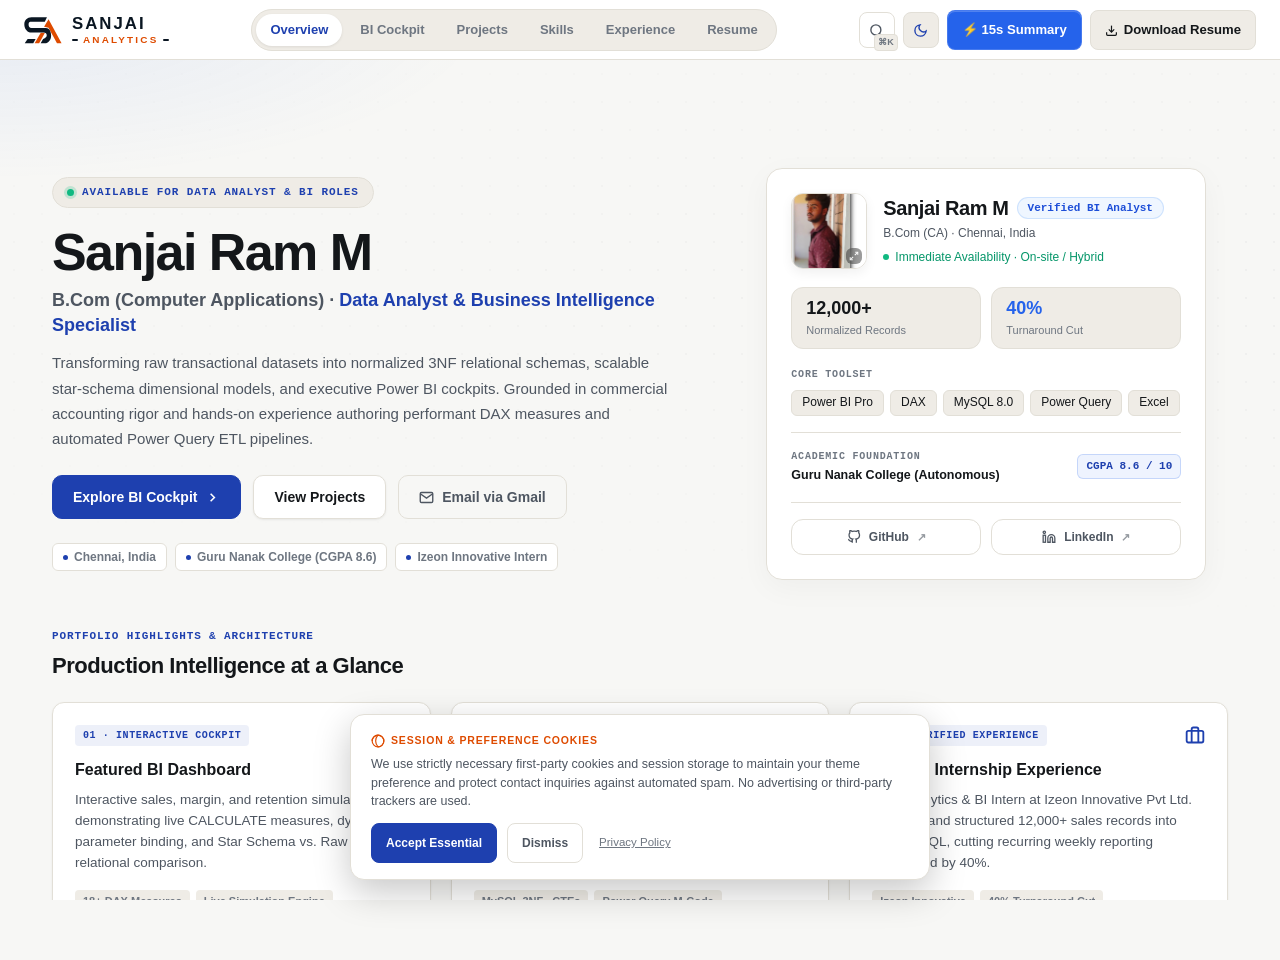
<file: modular/index.html>
<!DOCTYPE html>
<html lang="en" data-theme="dark">
<head>
  <meta charset="UTF-8">
  <meta name="viewport" content="width=device-width, initial-scale=1.0, maximum-scale=5.0, viewport-fit=cover">
  <title>Sanjai Ram M | Data Analyst &amp; Business Intelligence Specialist</title>
  <meta name="description" content="Portfolio of Sanjai Ram M, Data Analyst &amp; BI Specialist in Chennai. Interactive Power BI dashboards, DAX measures, MySQL ETL, and Excel analytics.">
  <link rel="canonical" href="https://sanjai-analytics.vercel.app/">
  <meta name="robots" content="index, follow">

  <!-- OpenGraph -->
  <meta property="og:title" content="Sanjai Ram M | Data Analyst &amp; Business Intelligence Specialist">
  <meta property="og:description" content="Explore interactive Power BI models, DAX calculations, 3NF MySQL relational pipelines, and verified case studies by Sanjai Ram M.">
  <meta property="og:type" content="website">
  <meta property="og:url" content="https://sanjai-analytics.vercel.app/">
  <meta property="og:image" content="https://sanjai-analytics.vercel.app/assets/og-preview.png">
  <meta property="og:site_name" content="Sanjai Analytics">
  <meta property="og:locale" content="en_IN">

  <!-- Twitter Card -->
  <meta name="twitter:card" content="summary_large_image">
  <meta name="twitter:title" content="Sanjai Ram M | Data Analyst &amp; BI Specialist">
  <meta name="twitter:description" content="Interactive Power BI models, DAX measures, MySQL ETL pipelines, and ATS resume.">
  <meta name="twitter:image" content="https://sanjai-analytics.vercel.app/assets/og-preview.png">

  <!-- Favicon & Brand Icons -->
  <link rel="icon" type="image/svg+xml" href="/favicon.svg?v=2" />
  <link rel="icon" type="image/png" sizes="48x48" href="/favicon-48x48.png?v=2" />
  <link rel="icon" type="image/png" sizes="96x96" href="/favicon-96x96.png?v=2" />
  <link rel="shortcut icon" href="/favicon.ico?v=2" />
  <link rel="apple-touch-icon" sizes="180x180" href="/apple-touch-icon.png?v=2" />
  <link rel="manifest" href="/site.webmanifest?v=2" />
  <meta name="theme-color" content="#0F172A" />

  <!-- Structured Data (JSON-LD) -->
  <script type="application/ld+json">
  {
    "@context": "https://schema.org",
    "@graph": [
      {
        "@type": "Person",
        "@id": "https://sanjai-analytics.vercel.app/#person",
        "name": "Sanjai Ram M",
        "jobTitle": "Data Analyst & Business Intelligence Specialist",
        "description": "Commerce & Computer Applications graduate with practical internship experience in Power BI, DAX modeling, Power Query, and MySQL.",
        "url": "https://sanjai-analytics.vercel.app/",
        "email": "sanjairam1179@gmail.com",
        "telephone": "+91 9445780179",
        "worksFor": {
          "@type": "Organization",
          "name": "Izeon Innovative Pvt Ltd"
        },
        "alumniOf": {
          "@type": "CollegeOrUniversity",
          "name": "Guru Nanak College (Autonomous)"
        },
        "address": {
          "@type": "PostalAddress",
          "addressLocality": "Chennai",
          "addressRegion": "Tamil Nadu",
          "addressCountry": "IN"
        },
        "sameAs": [
          "https://github.com/sanj2006-ram",
          "https://linkedin.com/in/sanjai-ram"
        ]
      },
      {
        "@type": "WebSite",
        "@id": "https://sanjai-analytics.vercel.app/#website",
        "url": "https://sanjai-analytics.vercel.app/",
        "name": "Sanjai Analytics",
        "description": "Official interactive portfolio and Business Intelligence engineering showcase of Sanjai Ram M.",
        "publisher": {
          "@id": "https://sanjai-analytics.vercel.app/#person"
        }
      },
      {
        "@type": "ProfilePage",
        "@id": "https://sanjai-analytics.vercel.app/#profilepage",
        "url": "https://sanjai-analytics.vercel.app/",
        "name": "Sanjai Ram M - Portfolio & BI Showcase",
        "mainEntity": {
          "@id": "https://sanjai-analytics.vercel.app/#person"
        }
      }
    ]
  }
  </script>

    <!-- Theme Pre-Hydration to Prevent FOUC -->
  <script>
    (function () {
      var stored = null;
      try {
        stored = localStorage.getItem('sa_theme') || localStorage.getItem('sr_portfolio_theme');
      } catch (e) {}
      var theme = stored;
      if (!theme) {
        theme = (window.matchMedia && window.matchMedia('(prefers-color-scheme: dark)').matches) ? 'dark' : 'light';
      }
      document.documentElement.setAttribute('data-theme', theme);
      document.documentElement.dataset.theme = theme;
    })();
  </script>

  <!-- Loading Gate Pre-Hydration to Prevent FOUC on Refresh -->
  <script>
    (function () {
      try {
        if (localStorage.getItem('sa_initial_intro_seen') === 'true') {
          document.documentElement.classList.add('sa-has-seen-intro');
        } else {
          document.documentElement.classList.add('sa-first-visit');
        }
      } catch (e) {
        document.documentElement.classList.add('sa-first-visit');
      }
    })();
  </script>
  <link rel="stylesheet" href="style.css">
</head>
<body class="deck-body">

  <!-- First-Visit Full Intro Screen (Plays Once Only) -->
  <div id="sw-reload-gate" class="reload-gate" aria-hidden="true">
    <div class="reload-gate-inner">
      <div class="reload-logo-box">
        <svg viewBox="0 0 100 100" width="68" height="68" fill="none" class="brand-svg-mark">
          <rect width="100" height="100" rx="20" fill="#FFFFFF"/>
          <path fill="#E04F00" d="M 62.64 25.21 L 92.00 79.12 L 81.65 79.12 L 62.64 44.46 L 52.53 41.82 Z"/>
          <path fill="#E04F00" d="M 45.07 55.54 L 54.45 55.54 L 41.46 79.12 L 31.35 79.12 Z"/>
          <path fill="#0F172A" d="M 59.03 20.88 L 24.13 20.88 C 14.50 20.88, 8.00 27.38, 8.00 36.76 C 8.00 46.15, 14.50 55.05, 24.13 55.05 L 51.56 55.05 C 55.90 55.05, 58.54 57.46, 58.54 61.07 C 58.54 64.68, 56.14 67.33, 50.36 69.74 L 44.83 79.12 L 54.45 79.12 C 62.15 79.12, 68.41 71.90, 68.41 61.55 C 68.41 52.17, 63.84 44.95, 56.86 44.95 L 24.13 44.95 C 19.79 44.95, 17.63 41.34, 17.63 36.76 C 17.63 32.19, 19.79 30.99, 24.13 30.99 L 54.21 30.99 Z"/>
          <path fill="#0F172A" d="M 15.46 69.50 L 33.51 69.50 L 28.22 79.12 L 8.96 79.12 Z"/>
        </svg>
      </div>
      <div class="reload-brand-wordmark">
        <span class="reload-name">SANJAI</span>
        <div class="reload-sub">
          <div class="reload-line"></div>
          <span class="reload-role">ANALYTICS</span>
          <div class="reload-line"></div>
        </div>
      </div>
      <div class="reload-progress-bar"><div class="reload-progress-fill"></div></div>
    </div>
  </div>

  <!-- Subsequent Browser Refresh Frosted-Blur Overlay -->
  <div id="sa-refresh-overlay" class="sa-refresh-overlay" aria-hidden="true">
    <div class="sa-refresh-spinner-wrap">
      <div class="sa-refresh-spinner-ring"></div>
      <div class="sa-refresh-icon">
        <svg viewBox="0 0 100 100" width="22" height="22" fill="none">
          <rect width="100" height="100" rx="20" fill="#FFFFFF"/>
          <path fill="#E04F00" d="M 62.64 25.21 L 92.00 79.12 L 81.65 79.12 L 62.64 44.46 L 52.53 41.82 Z"/>
          <path fill="#E04F00" d="M 45.07 55.54 L 54.45 55.54 L 41.46 79.12 L 31.35 79.12 Z"/>
          <path fill="#0F172A" d="M 59.03 20.88 L 24.13 20.88 C 14.50 20.88, 8.00 27.38, 8.00 36.76 C 8.00 46.15, 14.50 55.05, 24.13 55.05 L 51.56 55.05 C 55.90 55.05, 58.54 57.46, 58.54 61.07 C 58.54 64.68, 56.14 67.33, 50.36 69.74 L 44.83 79.12 L 54.45 79.12 C 62.15 79.12, 68.41 71.90, 68.41 61.55 C 68.41 52.17, 63.84 44.95, 56.86 44.95 L 24.13 44.95 C 19.79 44.95, 17.63 41.34, 17.63 36.76 C 17.63 32.19, 19.79 30.99, 24.13 30.99 L 54.21 30.99 Z"/>
          <path fill="#0F172A" d="M 15.46 69.50 L 33.51 69.50 L 28.22 79.12 L 8.96 79.12 Z"/>
        </svg>
      </div>
    </div>
  </div>

  <!-- Sticky 60px Top Header (Linear / Vercel Aesthetic) -->
  <header class="deck-header" role="banner">
    <div class="header-inner">
      
      <!-- Brand Logo: Concept 1 Monogram + Wordmark -->
      <a href="#overview" class="brand-group" aria-label="Sanjai Analytics" onclick="event.preventDefault(); window.goToScreen(0);">
        <div class="brand-symbol" aria-hidden="true">
            <svg viewBox="0 0 178 126" width="38" height="27" fill="none" class="brand-svg-mark" aria-hidden="true">
              <!-- Orange A: Apex & Right Leg -->
              <path class="brand-orange-shape" d="M 115 10.5 L 176 122.5 L 154.5 122.5 L 115 50.5 L 94 45 Z" fill="var(--brand-orange, #DE4B00)" />
              <!-- Orange A: Lower Left Leg -->
              <path class="brand-orange-shape" d="M 78.5 73.5 L 98 73.5 L 71 122.5 L 50 122.5 Z" fill="var(--brand-orange, #DE4B00)" />

              <!-- Navy S: Main Spine & Right Loop -->
              <path class="brand-navy-shape" d="M 107.5 1.5 L 35 1.5 C 15 1.5, 1.5 15, 1.5 34.5 C 1.5 54, 15 72.5, 35 72.5 L 92 72.5 C 101 72.5, 106.5 77.5, 106.5 85 C 106.5 92.5, 101.5 98, 89.5 103 L 78 122.5 L 98 122.5 C 114 122.5, 127 107.5, 127 86 C 127 66.5, 117.5 51.5, 103 51.5 L 35 51.5 C 26 51.5, 21.5 44, 21.5 34.5 C 21.5 25, 26 22.5, 35 22.5 L 97.5 22.5 Z" fill="var(--brand-navy, #0A1622)" />
              <!-- Navy S: Bottom-Left Foot -->
              <path class="brand-navy-shape" d="M 17 102.5 L 54.5 102.5 L 43.5 122.5 L 3.5 122.5 Z" fill="var(--brand-navy, #0A1622)" />
            </svg>
        </div>
        <div class="brand-title-wrap">
          <span class="brand-title-name">SANJAI</span>
          <div class="brand-title-sub">
            <span class="brand-title-rule" aria-hidden="true"></span>
            <span class="brand-title-role">ANALYTICS</span>
            <span class="brand-title-rule" aria-hidden="true"></span>
          </div>
        </div>
      </a>

      <!-- Center Desktop Nav Links (6 screens) -->
      <nav class="desktop-deck-nav" aria-label="Deck screens">
        <button type="button" class="deck-nav-link active" data-index="0" onclick="window.goToScreen(0)">Overview</button>
        <button type="button" class="deck-nav-link" data-index="1" onclick="window.goToScreen(1)">BI Cockpit</button>
        <button type="button" class="deck-nav-link" data-index="2" onclick="window.goToScreen(2)">Projects</button>
        <button type="button" class="deck-nav-link" data-index="3" onclick="window.goToScreen(3)">Skills</button>
        <button type="button" class="deck-nav-link" data-index="4" onclick="window.goToScreen(4)">Experience</button>
        <button type="button" class="deck-nav-link" data-index="5" onclick="window.goToScreen(5)">Resume</button>
      </nav>

      <!-- Right Header Actions (Desktop: 15s Summary + Download Resume; Mobile: Resume Pill + Hamburger) -->
      <div class="header-actions">
        <!-- Command Palette Trigger Button (Ctrl+K / ⌘K) -->
        <button type="button" class="header-icon-btn desktop-only" id="btn-cmd-palette" title="Search &amp; Commands (Ctrl+K / ⌘K)" aria-label="Open Command Palette" onclick="window.toggleCommandPalette()">
          <svg width="15" height="15" viewBox="0 0 24 24" fill="none" stroke="currentColor" stroke-width="2.2"><circle cx="11" cy="11" r="8"/><line x1="21" y1="21" x2="16.65" y2="16.65"/></svg>
          <span class="cmd-shortcut-key" aria-hidden="true">⌘K</span>
        </button>

        <!-- Theme Toggle -->
        <button type="button" class="header-icon-btn desktop-only" id="btn-theme-toggle" title="Toggle dark/light theme" aria-label="Toggle theme" onclick="window.toggleTheme()">
          <svg class="icon-sun" width="15" height="15" viewBox="0 0 24 24" fill="none" stroke="currentColor" stroke-width="2.2"><circle cx="12" cy="12" r="5"/><line x1="12" y1="1" x2="12" y2="3"/><line x1="12" y1="21" x2="12" y2="23"/><line x1="4.22" y1="4.22" x2="5.64" y2="5.64"/><line x1="18.36" y1="18.36" x2="19.78" y2="19.78"/><line x1="1" y1="12" x2="3" y2="12"/><line x1="21" y1="12" x2="23" y2="12"/><line x1="4.22" y1="19.78" x2="5.64" y2="18.36"/><line x1="18.36" y1="5.64" x2="19.78" y2="4.22"/></svg>
          <svg class="icon-moon" width="15" height="15" viewBox="0 0 24 24" fill="none" stroke="currentColor" stroke-width="2.2"><path d="M21 12.79A9 9 0 1 1 11.21 3 7 7 0 0 0 21 12.79z"/></svg>
        </button>

        <!-- Desktop Action Buttons: ⚡ 15s Summary + Download Resume -->
        <button type="button" class="btn btn-sm btn-nav-summary desktop-only" onclick="window.openRecruiterSummaryModal()">
          <span>⚡ 15s Summary</span>
        </button>
        <button type="button" class="btn btn-sm btn-nav-resume desktop-only" onclick="window.printResume()">
          <svg width="13" height="13" viewBox="0 0 24 24" fill="none" stroke="currentColor" stroke-width="2.2"><path d="M21 15v4a2 2 0 0 1-2 2H5a2 2 0 0 1-2-2v-4"/><polyline points="7 10 12 15 17 10"/><line x1="12" y1="15" x2="12" y2="3"/></svg>
          <span>Download Resume</span>
        </button>

        <!-- Mobile Right: Compact Resume Pill (<= 768px only) -->
        <button type="button" class="header-resume-pill mobile-only" onclick="window.goToScreen(5)" aria-label="Go to Resume">
          <svg width="13" height="13" viewBox="0 0 24 24" fill="none" stroke="currentColor" stroke-width="2.2"><path d="M14 2H6a2 2 0 0 0-2 2v16a2 2 0 0 0 2 2h12a2 2 0 0 0 2-2V8z"/><polyline points="14 2 14 8 20 8"/><line x1="16" y1="13" x2="8" y2="13"/><line x1="16" y1="17" x2="8" y2="17"/></svg>
          <span>Resume</span>
        </button>

        <!-- Mobile Drawer Hamburger (<= 768px only) -->
        <button type="button" class="mobile-hamburger-btn mobile-only" id="mobile-hamburger-btn" aria-label="Toggle navigation drawer" aria-expanded="false" onclick="window.toggleMobileMenu()">
          <span class="hamburger-bar"></span>
          <span class="hamburger-bar"></span>
          <span class="hamburger-bar"></span>
        </button>
      </div>

    </div>

    <!-- Slide-Down Mobile Drawer -->
    <div class="mobile-drawer-pane" id="mobile-drawer-pane" aria-hidden="true">
      <div class="drawer-row-list">
        <button type="button" class="drawer-nav-row active" onclick="window.goToScreen(0); window.closeMobileMenu();">
          <span class="drawer-row-label">Overview</span>
          <span class="drawer-row-num">01 &rarr;</span>
        </button>
        <button type="button" class="drawer-nav-row" onclick="window.goToScreen(1); window.closeMobileMenu();">
          <span class="drawer-row-label">BI Cockpit</span>
          <span class="drawer-row-num">02 &rarr;</span>
        </button>
        <button type="button" class="drawer-nav-row" onclick="window.goToScreen(2); window.closeMobileMenu();">
          <span class="drawer-row-label">Projects</span>
          <span class="drawer-row-num">03 &rarr;</span>
        </button>
        <button type="button" class="drawer-nav-row" onclick="window.goToScreen(3); window.closeMobileMenu();">
          <span class="drawer-row-label">Skills</span>
          <span class="drawer-row-num">04 &rarr;</span>
        </button>
        <button type="button" class="drawer-nav-row" onclick="window.goToScreen(4); window.closeMobileMenu();">
          <span class="drawer-row-label">Experience</span>
          <span class="drawer-row-num">05 &rarr;</span>
        </button>
        <button type="button" class="drawer-nav-row" onclick="window.goToScreen(5); window.closeMobileMenu();">
          <span class="drawer-row-label">Resume</span>
          <span class="drawer-row-num">06 &rarr;</span>
        </button>
      </div>
      <div class="drawer-action-grid">
        <button type="button" class="btn btn-outline" onclick="window.openRecruiterSummaryModal(); window.closeMobileMenu();" style="flex:1; justify-content:center; height:44px;">
          <span>⚡ 15s Summary</span>
        </button>
        <a href="https://mail.google.com/mail/?view=cm&fs=1&to=sanjairam1179@gmail.com&su=Data%20Analytics%20%26%20BI%20Opportunity%20%E2%80%94%20Sanjai%20Ram%20M" target="_blank" rel="noopener noreferrer" class="btn btn-primary" onclick="window.closeMobileMenu()" style="flex:1; justify-content:center; height:44px;">
          <span>Email (Gmail)</span>
        </a>
            <div class="drawer-theme-box" style="margin-top: 12px;">
        <button type="button" class="drawer-theme-btn" id="btn-drawer-theme-toggle" onclick="window.toggleTheme()" aria-label="Toggle dark/light theme">
          <span class="icon-sun">☀️</span>
          <span class="icon-moon">🌙</span>
          <span class="theme-toggle-label">Light Mode</span>
        </button>
      </div>
    </div>
  </header>

  <!-- Multi-Screen Horizontal Deck Viewport -->
  <main class="deck-viewport" id="deck-viewport">
    <div class="deck-track" id="deck-track">

      <!-- SCREEN 0: OVERVIEW -->
      <section class="deck-screen active" id="overview" data-screen-index="0" aria-label="Screen 0: Overview">
        <div class="hero-canvas-spotlight" aria-hidden="true"></div>
        <div class="hero-engineering-grid" aria-hidden="true"></div>

        <div class="site-container hero-layout-container">
          
          <!-- 2-Column Asymmetric Executive Hero Section -->
          <div class="overview-hero-grid">
            
            <!-- Left Column: Executive Value Proposition -->
            <div class="overview-hero-left">
              
              <!-- Status Badge -->
              <div class="status-badge-executive">
                <span class="status-dot-pulse"></span>
                <span class="status-badge-text">AVAILABLE FOR DATA ANALYST &amp; BI ROLES</span>
              </div>

              <!-- Main Headline & Subheadline -->
              <div class="overview-heading-block">
                <h1 class="overview-hero-name">Sanjai Ram M</h1>
                <p class="overview-hero-subline">
                  B.Com (Computer Applications) &middot; <span class="accent-highlight">Data Analyst &amp; Business Intelligence Specialist</span>
                </p>
              </div>

              <!-- Concise 2-Sentence Value Proposition -->
              <p class="overview-hero-prop">
                Transforming raw transactional datasets into normalized 3NF relational schemas, scalable star-schema dimensional models, and executive Power BI cockpits. Grounded in commercial accounting rigor and hands-on experience authoring performant DAX measures and automated Power Query ETL pipelines.
              </p>

              <!-- Primary CTAs -->
              <div class="overview-hero-ctas">
                <button type="button" class="btn btn-primary overview-cta-btn" onclick="window.goToScreen(1)">
                  <span>Explore BI Cockpit</span>
                  <svg width="15" height="15" viewBox="0 0 24 24" fill="none" stroke="currentColor" stroke-width="2.5"><polyline points="9 18 15 12 9 6"/></svg>
                </button>
                <button type="button" class="btn btn-secondary overview-cta-btn" onclick="window.goToScreen(2)">
                  <span>View Projects</span>
                </button>
                <a href="https://mail.google.com/mail/?view=cm&fs=1&to=sanjairam1179@gmail.com&su=Data%20Analytics%20%26%20BI%20Role%20Inquiry%20%E2%80%94%20Sanjai%20Ram%20M" target="_blank" rel="noopener noreferrer" class="btn btn-outline overview-cta-btn" title="Compose direct email in Gmail">
                  <svg width="15" height="15" viewBox="0 0 24 24" fill="none" stroke="currentColor" stroke-width="2.2"><path d="M4 4h16c1.1 0 2 .9 2 2v12c0 1.1-.9 2-2 2H4c-1.1 0-2-.9-2-2V6c0-1.1.9-2 2-2z"/><polyline points="22,6 12,13 2,6"/></svg>
                  <span>Email via Gmail</span>
                </a>
              </div>

              <!-- Quick Meta Pills -->
              <div class="overview-quick-pills">
                <span class="meta-pill"><span class="meta-pill-dot"></span>Chennai, India</span>
                <span class="meta-pill"><span class="meta-pill-dot"></span>Guru Nanak College (CGPA 8.6)</span>
                <span class="meta-pill"><span class="meta-pill-dot"></span>Izeon Innovative Intern</span>
              </div>

            </div>

            <!-- Right Column: Agency-Grade Executive Profile Card -->
            <div class="overview-hero-right">
              <div class="executive-profile-card">
                
                <!-- Header Row & Avatar -->
                <div class="exec-card-header">
                  <div class="exec-photo-wrap" onclick="window.openAvatarModal()" title="Click to view candidate portrait">
                    <img src="assets/portrait.jpg" alt="Sanjai Ram M - Data Analyst &amp; BI Specialist" class="exec-photo-img" width="76" height="76">
                    <div class="exec-photo-badge" aria-hidden="true" title="Expand portrait">
                      <svg width="10" height="10" viewBox="0 0 24 24" fill="none" stroke="currentColor" stroke-width="2.5"><polyline points="15 3 21 3 21 9"/><polyline points="9 21 3 21 3 15"/><line x1="21" y1="3" x2="14" y2="10"/><line x1="3" y1="21" x2="10" y2="14"/></svg>
                    </div>
                  </div>
                  <div class="exec-header-meta">
                    <div class="exec-name-row">
                      <span class="exec-name">Sanjai Ram M</span>
                      <span class="exec-role-pill">Verified BI Analyst</span>
                    </div>
                    <span class="exec-sub">B.Com (CA) &middot; Chennai, India</span>
                    <div class="exec-status-row">
                      <span class="exec-status-indicator"></span>
                      <span>Immediate Availability &middot; On-site / Hybrid</span>
                    </div>
                  </div>
                </div>

                <!-- 2-Column Scannable KPI Metric Grid -->
                <div class="exec-kpi-grid">
                  <div class="exec-kpi-box">
                    <span class="exec-kpi-val">12,000+</span>
                    <span class="exec-kpi-label">Normalized Records</span>
                  </div>
                  <div class="exec-kpi-box">
                    <span class="exec-kpi-val exec-kpi-val-highlight">40%</span>
                    <span class="exec-kpi-label">Turnaround Cut</span>
                  </div>
                </div>

                <!-- Core Toolset Micro-Pills -->
                <div class="exec-toolset-block">
                  <span class="exec-section-label">CORE TOOLSET</span>
                  <div class="exec-toolset-pills">
                    <span class="exec-tool-pill">Power BI Pro</span>
                    <span class="exec-tool-pill">DAX</span>
                    <span class="exec-tool-pill">MySQL 8.0</span>
                    <span class="exec-tool-pill">Power Query</span>
                    <span class="exec-tool-pill">Excel</span>
                  </div>
                </div>

                <!-- Academic Foundation Row -->
                <div class="exec-academic-row">
                  <div class="exec-academic-info">
                    <span class="exec-academic-label">ACADEMIC FOUNDATION</span>
                    <span class="exec-academic-school">Guru Nanak College (Autonomous)</span>
                  </div>
                  <span class="exec-academic-badge">CGPA 8.6 / 10</span>
                </div>

                <!-- Dual Action Equal 2-Column Footer Buttons -->
                <div class="exec-actions-grid">
                  <a href="https://github.com/sanj2006-ram" target="_blank" rel="noopener noreferrer" class="exec-action-btn" title="View Sanjai's GitHub repositories">
                    <svg width="14" height="14" viewBox="0 0 24 24" fill="none" stroke="currentColor" stroke-width="2.2"><path d="M9 19c-5 1.5-5-2.5-7-3m14 6v-3.87a3.37 3.37 0 0 0-.94-2.61c3.14-.35 6.44-1.54 6.44-7A5.44 5.44 0 0 0 20 4.77 5.07 5.07 0 0 0 19.91 1S18.73.65 16 2.48a13.38 13.38 0 0 0-7 0C6.27.65 5.09 1 5.09 1A5.07 5.07 0 0 0 5 4.77a5.44 5.44 0 0 0-1.5 3.78c0 5.42 3.3 6.61 6.44 7A3.37 3.37 0 0 0 9 18.13V22"/></svg>
                    <span>GitHub</span>
                    <span class="exec-btn-arrow" aria-hidden="true">&nearr;</span>
                  </a>
                  <a href="https://linkedin.com/in/sanjai-ram" target="_blank" rel="noopener noreferrer" class="exec-action-btn" title="View Sanjai's LinkedIn profile">
                    <svg width="14" height="14" viewBox="0 0 24 24" fill="none" stroke="currentColor" stroke-width="2.2"><path d="M16 8a6 6 0 0 1 6 6v7h-4v-7a2 2 0 0 0-2-2 2 2 0 0 0-2 2v7h-4v-7a6 6 0 0 1 6-6z"/><rect x="2" y="9" width="4" height="12"/><circle cx="4" cy="4" r="2"/></svg>
                    <span>LinkedIn</span>
                    <span class="exec-btn-arrow" aria-hidden="true">&nearr;</span>
                  </a>
                </div>

              </div>
            </div>

          </div>

          <!-- Quick-Access Bento Preview Grid below Hero (3 Equal-Height Summary Cards) -->
          <div class="overview-bento-section">
            <div class="overview-bento-header">
              <span class="bento-section-eyebrow">PORTFOLIO HIGHLIGHTS &amp; ARCHITECTURE</span>
              <h2 class="bento-section-title">Production Intelligence at a Glance</h2>
            </div>

            <div class="overview-bento-grid">
              
              <!-- Bento Card 1: Featured BI Dashboard -->
              <div class="bento-summary-card">
                <div class="bento-card-top">
                  <div class="bento-card-tag">01 &middot; INTERACTIVE COCKPIT</div>
                  <div class="bento-card-icon">
                    <svg width="20" height="20" viewBox="0 0 24 24" fill="none" stroke="currentColor" stroke-width="2.2"><rect x="2" y="3" width="20" height="14" rx="2"/><line x1="8" y1="21" x2="16" y2="21"/><line x1="12" y1="17" x2="12" y2="21"/></svg>
                  </div>
                </div>
                <h3 class="bento-card-title">Featured BI Dashboard</h3>
                <p class="bento-card-desc">
                  Interactive sales, margin, and retention simulator demonstrating live CALCULATE measures, dynamic parameter binding, and Star Schema vs. Raw Data relational comparison.
                </p>
                <div class="bento-card-meta">
                  <span class="bento-stat-pill">18+ DAX Measures</span>
                  <span class="bento-stat-pill">Live Simulation Engine</span>
                </div>
                <div class="bento-card-action">
                  <button type="button" class="btn btn-outline btn-sm bento-nav-btn" onclick="window.goToScreen(1)">
                    <span>Explore BI Cockpit</span>
                    <svg width="13" height="13" viewBox="0 0 24 24" fill="none" stroke="currentColor" stroke-width="2.5"><polyline points="9 18 15 12 9 6"/></svg>
                  </button>
                </div>
              </div>

              <!-- Bento Card 2: Core Technical Stack -->
              <div class="bento-summary-card">
                <div class="bento-card-top">
                  <div class="bento-card-tag">02 &middot; TECHNICAL COMPETENCIES</div>
                  <div class="bento-card-icon">
                    <svg width="20" height="20" viewBox="0 0 24 24" fill="none" stroke="currentColor" stroke-width="2.2"><ellipse cx="12" cy="5" rx="9" ry="3"/><path d="M21 12c0 1.66-4 3-9 3s-9-1.34-9-3"/><path d="M3 5v14c0 1.66 4 3 9 3s9-1.34 9-3V5"/></svg>
                  </div>
                </div>
                <h3 class="bento-card-title">Core Technical Stack</h3>
                <p class="bento-card-desc">
                  Rigorous data architecture across Power BI Pro, Star Schema dimensional design, MySQL 3NF normalization, CTEs, window functions, and automated Power Query M-code ETL.
                </p>
                <div class="bento-card-meta">
                  <span class="bento-stat-pill">MySQL 3NF &middot; CTEs</span>
                  <span class="bento-stat-pill">Power Query M-Code</span>
                </div>
                <div class="bento-card-action">
                  <button type="button" class="btn btn-outline btn-sm bento-nav-btn" onclick="window.goToScreen(3)">
                    <span>View Technical Skills</span>
                    <svg width="13" height="13" viewBox="0 0 24 24" fill="none" stroke="currentColor" stroke-width="2.5"><polyline points="9 18 15 12 9 6"/></svg>
                  </button>
                </div>
              </div>

              <!-- Bento Card 3: Verified Internship Experience -->
              <div class="bento-summary-card">
                <div class="bento-card-top">
                  <div class="bento-card-tag">03 &middot; VERIFIED EXPERIENCE</div>
                  <div class="bento-card-icon">
                    <svg width="20" height="20" viewBox="0 0 24 24" fill="none" stroke="currentColor" stroke-width="2.2"><rect x="2" y="7" width="20" height="14" rx="2" ry="2"/><path d="M16 21V5a2 2 0 0 0-2-2h-4a2 2 0 0 0-2 2v16"/></svg>
                  </div>
                </div>
                <h3 class="bento-card-title">Verified Internship Experience</h3>
                <p class="bento-card-desc">
                  Data Analytics &amp; BI Intern at Izeon Innovative Pvt Ltd. Ingested and structured 12,000+ sales records into 3NF MySQL, cutting recurring weekly reporting turnaround by 40%.
                </p>
                <div class="bento-card-meta">
                  <span class="bento-stat-pill">Izeon Innovative</span>
                  <span class="bento-stat-pill">40% Turnaround Cut</span>
                </div>
                <div class="bento-card-action">
                  <button type="button" class="btn btn-outline btn-sm bento-nav-btn" onclick="window.goToScreen(4)">
                    <span>View Experience</span>
                    <svg width="13" height="13" viewBox="0 0 24 24" fill="none" stroke="currentColor" stroke-width="2.5"><polyline points="9 18 15 12 9 6"/></svg>
                  </button>
                </div>
              </div>

            </div>
          </div>

          <!-- Screen Minimal Footer -->
          <footer class="deck-screen-footer" role="contentinfo">
            <div class="footer-inner-lockup">
              <div class="footer-brand-row">
                <span class="footer-brand-title">SANJAI ANALYTICS</span>
                <span class="footer-divider-dot">&bull;</span>
                <span class="footer-role-text">Data Analyst &amp; BI Specialist</span>
                <span class="footer-divider-dot">&bull;</span>
                <span class="footer-loc-text">Chennai, India</span>
              </div>
              <div class="footer-bottom-lockup">
                <span>&copy; 2026 Sanjai Ram M &middot; Chennai, India</span>
                <span class="footer-divider-dot" aria-hidden="true">&bull;</span>
                <a href="javascript:void(0)" onclick="window.openPrivacyModal()" class="sw-attribution-link">Privacy Policy</a>
                <span class="footer-divider-dot" aria-hidden="true">&bull;</span>
                <a href="javascript:void(0)" onclick="window.openTermsModal()" class="sw-attribution-link">Terms &amp; Conditions</a>
                <span class="footer-divider-dot" aria-hidden="true">&bull;</span>
                <a href="https://sarveshworks.vercel.app" target="_blank" rel="noopener noreferrer" class="sw-attribution-link">Maintained &amp; Developed by Sarvesh Works</a>
              </div>
            </div>
          </footer>

        </div>
      </section>

      <!-- SCREEN 1: BI COCKPIT -->
      <section class="deck-screen" id="cockpit" data-screen-index="1" aria-label="Screen 1: BI Cockpit">
        
      <div class="site-container">
        
        <div class="section-header-block">
          <span class="section-eyebrow">
            <svg width="14" height="14" viewBox="0 0 24 24" fill="none" stroke="currentColor" stroke-width="2.5"><polyline points="22 12 18 12 15 21 9 3 6 12 2 12"/></svg>
            <span>Interactive BI Cockpit &amp; Sandbox</span>
          </span>
          <h2 class="section-giant-title">Sales &amp; Margin Analytics Cockpit</h2>
          <p class="section-subtitle-text">
            Adjust monthly targets and operating margins to see dynamic DAX formula binding, SVG charts, and relational schema validation in real time.
          </p>
        </div>

        <div class="cockpit-panel">
          
          <!-- Cockpit Top Bar -->
          <div class="cockpit-top-bar">
            <div class="cockpit-title-group">
              <h3>
                <svg width="18" height="18" viewBox="0 0 24 24" fill="none" stroke="var(--accent-primary)" stroke-width="2.5"><polygon points="12 2 2 7 12 12 22 7 12 2"/><polyline points="2 17 12 22 22 17"/><polyline points="2 12 12 17 22 12"/></svg>
                <span>Sales &amp; Margin Analytics Model</span>
              </h3>
              <p>Commercial Dataset &middot; Power BI &amp; MySQL DirectQuery Pipeline</p>
            </div>

            <!-- Mode Switcher -->
            <div class="view-mode-tabs" role="tablist">
              <button type="button" class="view-tab-btn active" onclick="switchVisualMode('bars')" id="tab-mode-bars" role="tab" aria-selected="true">
                <svg viewBox="0 0 24 24"><rect x="3" y="12" width="4" height="8" rx="1"/><rect x="10" y="8" width="4" height="12" rx="1"/><rect x="17" y="4" width="4" height="16" rx="1"/></svg>
                <span>Bar Chart</span>
              </button>
              <button type="button" class="view-tab-btn" onclick="switchVisualMode('growth')" id="tab-mode-growth" role="tab" aria-selected="false">
                <svg viewBox="0 0 24 24"><polyline points="22 7 13.5 15.5 8.5 10.5 2 17"/><polyline points="16 7 22 7 22 13"/></svg>
                <span>Growth Area</span>
              </button>
              <button type="button" class="view-tab-btn" onclick="switchVisualMode('gauge')" id="tab-mode-gauge" role="tab" aria-selected="false">
                <svg viewBox="0 0 24 24"><circle cx="12" cy="12" r="10"/><path d="M12 6v6l4 2"/></svg>
                <span>Target Gauge</span>
              </button>
            </div>
          </div>

          <!-- 4 Live Scorecards (Tabular Numbers Locked) -->
          <div class="kpi-scorecards-grid">
            <div class="kpi-stat-box">
              <div class="kpi-stat-label">OPERATING MARGIN %</div>
              <div class="kpi-stat-num mono" id="kpi-margin-pct">32.0%</div>
              <div class="margin-progress-track" aria-hidden="true">
                <div class="margin-progress-fill" id="kpi-margin-bar" style="width: 64%;"></div>
              </div>
              <div class="kpi-stat-delta delta-cyan" id="kpi-margin-status">
                <span>Optimal Margin Tier &middot; 32% Target</span>
              </div>
            </div>

            <div class="kpi-stat-box">
              <div class="kpi-stat-label">PROJECTED GROSS PROFIT</div>
              <div class="kpi-stat-num mono" id="kpi-net-profit" style="color: var(--accent-green);">₹57,600</div>
              <div class="kpi-stat-delta delta-up">Realtime DAX Computed</div>
            </div>

            <div class="kpi-stat-box">
              <div class="kpi-stat-label">REPEAT CUSTOMER VOLUME</div>
              <div class="kpi-stat-num mono" id="kpi-retention-gmv" style="color: var(--accent-primary);">₹72,000</div>
              <div class="kpi-stat-delta delta-cyan">Retention Weighted</div>
            </div>
          </div>

          <!-- Core Visual Area + Sliders Grid -->
          <div class="dashboard-core-grid">
            
            <!-- Left Dynamic SVG Chart -->
            <div class="chart-canvas-card">
              <div class="chart-card-header">
                <span class="chart-meta-badge">6-MONTH PERFORMANCE MATRIX</span>
                <div class="chart-legend-row">
                  <span class="legend-dot" style="background:var(--accent-primary);"></span><span>Revenue</span>
                  <span class="legend-dot" style="background:var(--positive); margin-left:8px;"></span><span>Profit</span>
                </div>
              </div>

              <div class="chart-svg-box">
                <svg viewBox="0 0 540 180" class="svg-dashboard-canvas" id="main-cockpit-chart">
                  <defs>
                    <linearGradient id="barRevGrad" x1="0" y1="0" x2="0" y2="1">
                      <stop offset="0%" stop-color="var(--accent-primary)" />
                      <stop offset="100%" stop-color="var(--accent-primary-hover)" />
                    </linearGradient>
                    <linearGradient id="barProfitGrad" x1="0" y1="0" x2="0" y2="1">
                      <stop offset="0%" stop-color="var(--positive)" />
                      <stop offset="100%" stop-color="var(--positive)" />
                    </linearGradient>
                    <linearGradient id="barHighlight" x1="0" y1="0" x2="1" y2="0">
                      <stop offset="0%" stop-color="rgba(255,255,255,0.3)" />
                      <stop offset="100%" stop-color="rgba(255,255,255,0)" />
                    </linearGradient>
                  </defs>

                  <!-- Dashed Horizontal Reference Gridlines -->
                  <line x1="40" y1="25" x2="520" y2="25" stroke="var(--border-hairline)" stroke-dasharray="4,4" />
                  <text x="35" y="28" fill="var(--text-muted)" font-size="9" text-anchor="end" font-family="monospace">200k</text>
                  <line x1="40" y1="65" x2="520" y2="65" stroke="var(--border-hairline)" stroke-dasharray="4,4" />
                  <text x="35" y="68" fill="var(--text-muted)" font-size="9" text-anchor="end" font-family="monospace">150k</text>
                  <line x1="40" y1="105" x2="520" y2="105" stroke="var(--border-hairline)" stroke-dasharray="4,4" />
                  <text x="35" y="108" fill="var(--text-muted)" font-size="9" text-anchor="end" font-family="monospace">100k</text>
                  <line x1="40" y1="145" x2="520" y2="145" stroke="var(--border-hairline)" />
                  <text x="35" y="148" fill="var(--text-muted)" font-size="9" text-anchor="end" font-family="monospace">0</text>

                  <!-- Month 1: Jan -->
                  <rect x="58" y="70" width="22" height="75" rx="3" fill="url(#barRevGrad)" />
                  <rect x="58" y="70" width="22" height="2" rx="1" fill="url(#barHighlight)" />
                  <rect x="84" y="105" width="22" height="40" rx="3" fill="url(#barProfitGrad)" />
                  <rect x="84" y="105" width="22" height="2" rx="1" fill="url(#barHighlight)" />

                  <!-- Month 2: Feb -->
                  <rect x="138" y="62" width="22" height="83" rx="3" fill="url(#barRevGrad)" />
                  <rect x="138" y="62" width="22" height="2" rx="1" fill="url(#barHighlight)" />
                  <rect x="164" y="100" width="22" height="45" rx="3" fill="url(#barProfitGrad)" />
                  <rect x="164" y="100" width="22" height="2" rx="1" fill="url(#barHighlight)" />

                  <!-- Month 3: Mar -->
                  <rect x="218" y="55" width="22" height="90" rx="3" fill="url(#barRevGrad)" />
                  <rect x="218" y="55" width="22" height="2" rx="1" fill="url(#barHighlight)" />
                  <rect x="244" y="94" width="22" height="51" rx="3" fill="url(#barProfitGrad)" />
                  <rect x="244" y="94" width="22" height="2" rx="1" fill="url(#barHighlight)" />

                  <!-- Month 4: Apr -->
                  <rect x="298" y="48" width="22" height="97" rx="3" fill="url(#barRevGrad)" />
                  <rect x="298" y="48" width="22" height="2" rx="1" fill="url(#barHighlight)" />
                  <rect x="324" y="87" width="22" height="58" rx="3" fill="url(#barProfitGrad)" />
                  <rect x="324" y="87" width="22" height="2" rx="1" fill="url(#barHighlight)" />

                  <!-- Month 5: May (Internship Baseline) -->
                  <rect x="378" y="42" width="22" height="103" rx="3" fill="url(#barRevGrad)" />
                  <rect x="378" y="42" width="22" height="2" rx="1" fill="url(#barHighlight)" />
                  <rect x="404" y="80" width="22" height="65" rx="3" fill="url(#barProfitGrad)" />
                  <rect x="404" y="80" width="22" height="2" rx="1" fill="url(#barHighlight)" />

                  <!-- Month 6: Jun (Dynamic Simulated Target) -->
                  <rect id="svg-bar-rev" x="458" y="32" width="22" height="113" rx="3" fill="var(--accent-primary)" />
                  <rect x="458" y="32" width="22" height="2" rx="1" fill="#FFFFFF" />
                  <rect id="svg-bar-profit" x="484" y="70" width="22" height="75" rx="3" fill="var(--positive)" />
                  <rect x="484" y="70" width="22" height="2" rx="1" fill="#FFFFFF" />
                </svg>
              </div>

              <div class="chart-month-labels" id="chart-month-labels">
                <span>Jan</span><span>Feb</span><span>Mar</span><span>Apr</span><span>May (Intern)</span><span style="color:var(--text-pure); font-weight:700;">Jun (Target)</span>
              </div>
            </div>

            <!-- Right: Sliders & Dynamic Live DAX Code Block -->
            <div class="simulator-controls-card">
              
              <div class="sim-slider-row">
                <div class="sim-slider-label">
                  <span>TARGET MONTHLY REVENUE</span>
                  <span class="sim-slider-val mono" id="ctrl-rev-display">₹1,80,000</span>
                </div>
                <input type="range" class="sim-range-input" id="range-rev" min="50000" max="500000" step="10000" value="180000" oninput="recalculateSimulation()" aria-label="Target Monthly Revenue">
              </div>

              <div class="sim-slider-row">
                <div class="sim-slider-label">
                  <span>OPERATING MARGIN %</span>
                  <span class="sim-slider-val mono" id="ctrl-margin-display">32%</span>
                </div>
                <input type="range" class="sim-range-input" id="range-margin" min="10" max="50" step="1" value="32" oninput="recalculateSimulation()" aria-label="Operating Margin Percentage">
              </div>

              <div class="sim-slider-row">
                <div class="sim-slider-label">
                  <span>REPEAT CUSTOMER RATE</span>
                  <span class="sim-slider-val mono" id="ctrl-ret-display">40%</span>
                </div>
                <input type="range" class="sim-range-input" id="range-ret" min="15" max="75" step="5" value="40" oninput="recalculateSimulation()" aria-label="Repeat Customer Rate">
              </div>

              <!-- Live DAX Code Block with Parameter Highlight Spans -->
              <div class="dax-code-block" id="dax-formula-render">
                <div class="dax-code-header">
                  <span class="dax-tag">POWER BI DAX EXPRESSION</span>
                  <button type="button" class="code-copy-btn" onclick="copyFormulaCode()" aria-label="Copy DAX Formula">
                    <svg viewBox="0 0 24 24" width="13" height="13" fill="none" stroke="currentColor" stroke-width="2"><rect x="9" y="9" width="13" height="13" rx="2" ry="2"/><path d="M5 15H4a2 2 0 0 1-2-2V4a2 2 0 0 1 2-2h9a2 2 0 0 1 2 2v1"/></svg>
                    <span>Copy DAX</span>
                  </button>
                </div>
                <pre class="dax-pre-code"><code><span class="dax-token-comment">// Realtime Power BI DAX Expression:</span>
<span class="dax-token-measure">Projected_Profit</span> = 
<span class="dax-token-func">CALCULATE</span>(
    <span class="dax-token-func">SUM</span>(<span class="dax-token-table">Fact_Sales</span>[<span class="dax-token-col">Revenue</span>]) * <span id="dax-margin-param" class="dax-param-highlight mono">0.32</span>,
    <span class="dax-token-func">FILTER</span>(
        <span class="dax-token-table">Dim_Customer</span>,
        <span class="dax-token-table">Dim_Customer</span>[<span class="dax-token-col">RetentionRate</span>] &gt;= <span id="dax-retention-param" class="dax-param-highlight mono">0.40</span>
    )
)</code></pre>
              </div>

            </div>

          </div>

          <!-- ==================== 2-STATE DATA MODEL TOGGLE ==================== -->
          <div class="data-model-container">
            <div class="model-view-header-strip">
              <div>
                <h4 class="model-section-title">Data Architecture &amp; ETL Pipeline</h4>
                <p class="model-section-sub">Inspect how messy unstructured Excel sales rows are parsed and normalized into a clean 3NF Star Schema.</p>
              </div>

              <!-- 2-State Pill Switch -->
              <div class="model-view-pills" role="tablist">
                <button type="button" class="model-pill-btn active" id="btn-view-raw" onclick="switchDataModelView('raw')" role="tab" aria-selected="true">
                  <svg width="14" height="14" viewBox="0 0 24 24" fill="none" stroke="currentColor" stroke-width="2"><path d="M14 2H6a2 2 0 0 0-2 2v16a2 2 0 0 0 2 2h12a2 2 0 0 0 2-2V8z"/><polyline points="14 2 14 8 20 8"/><line x1="16" y1="13" x2="8" y2="13"/><line x1="16" y1="17" x2="8" y2="17"/></svg>
                  <span>1. Raw Messy CSV</span>
                </button>
                <button type="button" class="model-pill-btn" id="btn-view-schema" onclick="switchDataModelView('schema')" role="tab" aria-selected="false">
                  <svg width="14" height="14" viewBox="0 0 24 24" fill="none" stroke="currentColor" stroke-width="2"><polygon points="12 2 2 7 12 12 22 7 12 2"/><polyline points="2 17 12 22 22 17"/><polyline points="2 12 12 17 22 12"/></svg>
                  <span>2. Normalized 3NF Star Schema</span>
                </button>
              </div>
            </div>

            <!-- State 1: Raw Messy CSV Table -->
            <div id="container-view-raw" class="model-view-content active">
              <div class="table-responsive-box">
                <table class="messy-csv-table">
                  <thead>
                    <tr>
                      <th>RowID</th>
                      <th>Tx_Date (Inconsistent)</th>
                      <th>Customer_Entity</th>
                      <th>Address_Block (Unsplit)</th>
                      <th>Product_SKU</th>
                      <th>Unit_Price (Mixed)</th>
                      <th>Qty</th>
                      <th>Data Smells Detected</th>
                    </tr>
                  </thead>
                  <tbody>
                    <tr>
                      <td class="mono">#10481</td>
                      <td class="mono">2024/04/12</td>
                      <td>Sanjai R. (Chennai)</td>
                      <td>14/2 GST Rd, Guindy, Chennai 600032</td>
                      <td>Dell XPS 15 (Elec)</td>
                      <td class="mono">Rs. 1,12,000</td>
                      <td class="mono">1</td>
                      <td><span class="smell-tag smell-amber">City Inside String</span></td>
                    </tr>
                    <tr class="smell-row-highlight">
                      <td class="mono">#10482</td>
                      <td class="mono smell-text-bad">NULL</td>
                      <td>Sanjai Ram</td>
                      <td>Guindy, Chennai</td>
                      <td>Logi MX Master (Elec)</td>
                      <td class="mono">8,499.00</td>
                      <td class="mono">2</td>
                      <td>
                        <span class="smell-tag smell-red">Null Date</span>
                        <span class="smell-tag smell-amber">Duplicate Customer</span>
                      </td>
                    </tr>
                    <tr>
                      <td class="mono">#10483</td>
                      <td class="mono">14-Apr-2024</td>
                      <td>Priya Sharma</td>
                      <td>102 100ft Rd, Indiranagar, Bangalore KA 560001</td>
                      <td>Ergonomic Chair</td>
                      <td class="mono">INR 14,500</td>
                      <td class="mono">1</td>
                      <td><span class="smell-tag smell-amber">Format Mismatch</span></td>
                    </tr>
                    <tr class="smell-row-highlight">
                      <td class="mono">#10484</td>
                      <td class="mono">15/04/2024</td>
                      <td>Priya S.</td>
                      <td>BLR Karnataka</td>
                      <td>Standing Desk</td>
                      <td class="mono">22,000/-</td>
                      <td class="mono">1</td>
                      <td>
                        <span class="smell-tag smell-amber">Redundant Entity</span>
                        <span class="smell-tag smell-amber">Unparsed Suffix</span>
                      </td>
                    </tr>
                  </tbody>
                </table>
              </div>
              <div class="etl-impact-callout">
                <svg width="16" height="16" viewBox="0 0 24 24" fill="none" stroke="var(--accent-primary)" stroke-width="2.5"><circle cx="12" cy="12" r="10"/><line x1="12" y1="16" x2="12" y2="12"/><line x1="12" y1="8" x2="12.01" y2="8"/></svg>
                <span><strong>ETL Pipeline Solution:</strong> Automated Power Query M-code scripts ingest these messy rows, parse dates to ISO-8601, split postal components, extract numeric prices, and load distinct dimensional keys into MySQL 3NF tables—cutting weekly reporting turnaround by <strong>40%</strong>.</span>
              </div>
            </div>

            <!-- State 2: Normalized 3NF Star Schema View -->
            <div id="container-view-schema" class="model-view-content" style="display:none;">
              <div class="schema-instruction-bar">
                <span>Interactive Model: Click or tap any dimension card below to trace and highlight its Foreign Key link in <strong>Fact_Sales</strong>:</span>
              </div>
              <div class="schema-tables-grid">
                
                <!-- Fact Table -->
                <div class="schema-table-node fact-node active" id="node-fact-sales">
                  <span class="table-node-badge badge-fact">FACT TABLE (1:*)</span>
                  <div class="table-node-name">Fact_Sales</div>
                  <div class="table-node-cols">
                    <div class="col-item pk-col">&bull; SaleKey (PK)</div>
                    <div class="col-item fk-col" id="fk-cust-line">&bull; CustomerKey (FK &rarr; Dim_Customer)</div>
                    <div class="col-item fk-col" id="fk-prod-line">&bull; ProductKey (FK &rarr; Dim_Product)</div>
                    <div class="col-item fk-col" id="fk-date-line">&bull; DateKey (FK &rarr; Dim_Date)</div>
                    <div class="col-item">&bull; OrderRevenue (DAX Measure)</div>
                    <div class="col-item">&bull; GrossMargin (DAX Measure)</div>
                  </div>
                </div>

                <!-- Dimension 1: Customer -->
                <div class="schema-table-node dim-node" id="node-dim-cust" onclick="highlightSchemaFK('cust')">
                  <span class="table-node-badge badge-dim">DIMENSION (*:1)</span>
                  <div class="table-node-name">Dim_Customer</div>
                  <div class="table-node-cols">
                    <div class="col-item pk-col">&bull; CustomerKey (PK)</div>
                    <div class="col-item">&bull; CustomerName (Cleaned)</div>
                    <div class="col-item">&bull; City (Chennai / Bangalore)</div>
                    <div class="col-item">&bull; RetentionRate (0.40)</div>
                  </div>
                  <div class="node-click-hint">Tap to trace FK &rarr;</div>
                </div>

                <!-- Dimension 2: Product -->
                <div class="schema-table-node dim-node" id="node-dim-prod" onclick="highlightSchemaFK('prod')">
                  <span class="table-node-badge badge-dim">DIMENSION (*:1)</span>
                  <div class="table-node-name">Dim_Product</div>
                  <div class="table-node-cols">
                    <div class="col-item pk-col">&bull; ProductKey (PK)</div>
                    <div class="col-item">&bull; CategoryName</div>
                    <div class="col-item">&bull; UnitCost (Numeric INR)</div>
                    <div class="col-item">&bull; TargetMarginPct</div>
                  </div>
                  <div class="node-click-hint">Tap to trace FK &rarr;</div>
                </div>

                <!-- Dimension 3: Date -->
                <div class="schema-table-node dim-node" id="node-dim-date" onclick="highlightSchemaFK('date')">
                  <span class="table-node-badge badge-dim">DIMENSION (*:1)</span>
                  <div class="table-node-name">Dim_Date</div>
                  <div class="table-node-cols">
                    <div class="col-item pk-col">&bull; DateKey (PK)</div>
                    <div class="col-item">&bull; CalendarDate (ISO-8601)</div>
                    <div class="col-item">&bull; FiscalMonth / Quarter</div>
                    <div class="col-item">&bull; YearToDateFlag</div>
                  </div>
                  <div class="node-click-hint">Tap to trace FK &rarr;</div>
                </div>

              </div>
            </div>
          </div>

          <!-- ==================== REGIONAL PERFORMANCE REPORT ==================== -->
          <div class="regional-report-container" id="powerbi-facade-zone">
            
            <!-- Section Header Strip -->
            <div class="regional-report-head-strip">
              <div class="regional-head-title-wrap">
                <div class="regional-head-badge-row">
                  <span class="regional-live-badge">POWER BI EMBED ENGINE</span>
                  <span class="regional-dataset-badge">DirectQuery &middot; 12,000+ Fact_Sales</span>
                </div>
                <h4 class="regional-report-title">Executive Commercial &amp; Regional Performance Report</h4>
                <p class="regional-report-subtitle">Multi-hub operational revenue, fulfillment distribution, and category gross margin analysis across South India distribution network.</p>
              </div>

              <div class="regional-head-actions">
                <div class="hub-slicer-pill-group" role="tablist" aria-label="Region Slicers">
                  <span class="hub-slicer-label">REGION SLICER:</span>
                  <button type="button" class="hub-slicer-pill active" id="slicer-all" onclick="sliceRegionalData('All', this)">All Hubs</button>
                  <button type="button" class="hub-slicer-pill" id="slicer-blr" onclick="sliceRegionalData('Bangalore', this)">Bangalore</button>
                  <button type="button" class="hub-slicer-pill" id="slicer-chn" onclick="sliceRegionalData('Chennai', this)">Chennai</button>
                  <button type="button" class="hub-slicer-pill" id="slicer-cbe" onclick="sliceRegionalData('Coimbatore', this)">Coimbatore</button>
                  <button type="button" class="hub-slicer-pill" id="slicer-hyd" onclick="sliceRegionalData('Hyderabad', this)">Hyderabad</button>
                </div>
                <button type="button" class="btn btn-outline btn-sm" id="btn-toggle-pbi-modal" onclick="launchPowerBIEmbed()" style="font-size:11.5px; height:32px; padding:0 12px; gap:6px;">
                  <svg width="14" height="14" viewBox="0 0 24 24" fill="none" stroke="currentColor" stroke-width="2.5"><polygon points="5 3 19 12 5 21 5 3"/></svg>
                  <span>Launch Pro Simulator</span>
                </button>
              </div>
            </div>

            <!-- Top Cards Grid: Responsive 12-Col (7 col + 5 col) with Equal-Height Stretch -->
            <div class="regional-cards-grid">
              
              <!-- LEFT CARD: Regional Revenue & Order Performance (lg:col-span-7) -->
              <div class="regional-card regional-revenue-card" id="card-regional-revenue">
                <div class="regional-card-header">
                  <div class="regional-card-title-group">
                    <h5 class="regional-card-title">Regional Revenue &amp; Fulfillment Distribution</h5>
                    <p class="regional-card-sub">4 South India Hubs &middot; Fact_Sales Star Schema</p>
                  </div>
                  <div class="regional-top-badge" id="top-performer-badge">
                    <span class="badge-pulse-dot"></span>
                    <span id="top-performer-text">Top Hub: Bangalore</span>
                  </div>
                </div>

                <!-- Enhanced Bar Chart Area with Tooltips, Value Labels, and Gridlines -->
                <div class="regional-chart-wrapper">
                  <!-- Y-Axis scale labels -->
                  <div class="regional-y-axis">
                    <span>₹8.0L</span>
                    <span>₹6.0L</span>
                    <span>₹4.0L</span>
                    <span>₹2.0L</span>
                    <span>₹0</span>
                  </div>

                  <!-- Chart Canvas with Gridlines and 4 Bars -->
                  <div class="regional-bars-canvas">
                    <!-- Horizontal Gridlines -->
                    <div class="chart-gridline" style="bottom: 80%;"></div>
                    <div class="chart-gridline" style="bottom: 60%;"></div>
                    <div class="chart-gridline" style="bottom: 40%;"></div>
                    <div class="chart-gridline" style="bottom: 20%;"></div>
                    <div class="chart-gridline chart-baseline" style="bottom: 0;"></div>

                    <!-- 4 Interactive Regional Bar Columns -->
                    <div class="regional-bars-row">
                      
                      <!-- Bangalore -->
                      <div class="regional-bar-col active" id="bar-col-blr" data-region="Bangalore" onclick="selectRegion('Bangalore')">
                        <div class="bar-top-val mono" id="bar-val-blr">₹6.90L <span class="bar-share-pct">37.4%</span></div>
                        <div class="bar-track-wrap">
                          <div class="bar-pill-fill fill-bangalore" id="bar-fill-blr" style="height: 86%;">
                            <div class="bar-glow-top"></div>
                          </div>
                        </div>
                        <div class="bar-hub-label">
                          <strong class="hub-name">Bangalore</strong>
                          <span class="hub-yoy text-green">+18.4% YoY</span>
                        </div>
                        <!-- Hover Tooltip -->
                        <div class="regional-bar-tooltip">
                          <div class="tip-title">Bangalore Distribution Hub</div>
                          <div class="tip-row"><span>Revenue:</span><strong class="mono" id="tip-rev-blr">₹6,89,500</strong></div>
                          <div class="tip-row"><span>Order Count:</span><strong class="mono">4,120 orders</strong></div>
                          <div class="tip-row"><span>Average Order Value:</span><strong class="mono">₹1,673</strong></div>
                          <div class="tip-row"><span>YoY Revenue Growth:</span><strong class="text-green">+18.4%</strong></div>
                          <div class="tip-row"><span>Fulfillment Rate:</span><strong class="mono">97.8%</strong></div>
                        </div>
                      </div>

                      <!-- Chennai -->
                      <div class="regional-bar-col" id="bar-col-chn" data-region="Chennai" onclick="selectRegion('Chennai')">
                        <div class="bar-top-val mono" id="bar-val-chn">₹5.84L <span class="bar-share-pct">31.7%</span></div>
                        <div class="bar-track-wrap">
                          <div class="bar-pill-fill fill-chennai" id="bar-fill-chn" style="height: 73%;">
                            <div class="bar-glow-top"></div>
                          </div>
                        </div>
                        <div class="bar-hub-label">
                          <strong class="hub-name">Chennai</strong>
                          <span class="hub-yoy text-green">+14.2% YoY</span>
                        </div>
                        <!-- Hover Tooltip -->
                        <div class="regional-bar-tooltip">
                          <div class="tip-title">Chennai Corporate Hub</div>
                          <div class="tip-row"><span>Revenue:</span><strong class="mono" id="tip-rev-chn">₹5,84,200</strong></div>
                          <div class="tip-row"><span>Order Count:</span><strong class="mono">3,840 orders</strong></div>
                          <div class="tip-row"><span>Average Order Value:</span><strong class="mono">₹1,521</strong></div>
                          <div class="tip-row"><span>YoY Revenue Growth:</span><strong class="text-green">+14.2%</strong></div>
                          <div class="tip-row"><span>Fulfillment Rate:</span><strong class="mono">96.5%</strong></div>
                        </div>
                      </div>

                      <!-- Coimbatore -->
                      <div class="regional-bar-col" id="bar-col-cbe" data-region="Coimbatore" onclick="selectRegion('Coimbatore')">
                        <div class="bar-top-val mono" id="bar-val-cbe">₹3.43L <span class="bar-share-pct">18.6%</span></div>
                        <div class="bar-track-wrap">
                          <div class="bar-pill-fill fill-coimbatore" id="bar-fill-cbe" style="height: 43%;">
                            <div class="bar-glow-top"></div>
                          </div>
                        </div>
                        <div class="bar-hub-label">
                          <strong class="hub-name">Coimbatore</strong>
                          <span class="hub-yoy text-green">+11.8% YoY</span>
                        </div>
                        <!-- Hover Tooltip -->
                        <div class="regional-bar-tooltip">
                          <div class="tip-title">Coimbatore Logistics Hub</div>
                          <div class="tip-row"><span>Revenue:</span><strong class="mono" id="tip-rev-cbe">₹3,42,800</strong></div>
                          <div class="tip-row"><span>Order Count:</span><strong class="mono">2,420 orders</strong></div>
                          <div class="tip-row"><span>Average Order Value:</span><strong class="mono">₹1,416</strong></div>
                          <div class="tip-row"><span>YoY Revenue Growth:</span><strong class="text-green">+11.8%</strong></div>
                          <div class="tip-row"><span>Fulfillment Rate:</span><strong class="mono">95.6%</strong></div>
                        </div>
                      </div>

                      <!-- Hyderabad -->
                      <div class="regional-bar-col" id="bar-col-hyd" data-region="Hyderabad" onclick="selectRegion('Hyderabad')">
                        <div class="bar-top-val mono" id="bar-val-hyd">₹2.29L <span class="bar-share-pct">12.4%</span></div>
                        <div class="bar-track-wrap">
                          <div class="bar-pill-fill fill-hyderabad" id="bar-fill-hyd" style="height: 29%;">
                            <div class="bar-glow-top"></div>
                          </div>
                        </div>
                        <div class="bar-hub-label">
                          <strong class="hub-name">Hyderabad</strong>
                          <span class="hub-yoy text-green">+9.6% YoY</span>
                        </div>
                        <!-- Hover Tooltip -->
                        <div class="regional-bar-tooltip">
                          <div class="tip-title">Hyderabad Emerging Hub</div>
                          <div class="tip-row"><span>Revenue:</span><strong class="mono" id="tip-rev-hyd">₹2,28,700</strong></div>
                          <div class="tip-row"><span>Order Count:</span><strong class="mono">2,100 orders</strong></div>
                          <div class="tip-row"><span>Average Order Value:</span><strong class="mono">₹1,089</strong></div>
                          <div class="tip-row"><span>YoY Revenue Growth:</span><strong class="text-green">+9.6%</strong></div>
                          <div class="tip-row"><span>Fulfillment Rate:</span><strong class="mono">94.8%</strong></div>
                        </div>
                      </div>

                    </div>
                  </div>
                </div>

                <!-- Card Footer Summary Strip (grid-cols-3) -->
                <div class="regional-card-footer-strip">
                  <div class="summary-metric-cell">
                    <span class="summary-cell-label">TOTAL REGIONAL ORDERS</span>
                    <strong class="summary-cell-val mono" id="footer-metric-orders">12,480</strong>
                    <span class="summary-cell-sub">12,000+ Normalized Base</span>
                  </div>
                  <div class="summary-metric-cell">
                    <span class="summary-cell-label">WEIGHTED AVG. FULFILLMENT</span>
                    <strong class="summary-cell-val mono" id="footer-metric-fulfillment" style="color:var(--positive);">96.4%</strong>
                    <span class="summary-cell-sub text-green">&minus;40% Turnaround Cut</span>
                  </div>
                  <div class="summary-metric-cell">
                    <span class="summary-cell-label">HIGHEST GROWTH HUB</span>
                    <strong class="summary-cell-val" id="footer-metric-growth" style="color:var(--brand-orange, #DE4B00);">Bangalore</strong>
                    <span class="summary-cell-sub text-green">+18.4% YoY Leader</span>
                  </div>
                </div>
              </div>

              <!-- RIGHT CARD: Category Gross Margin & Cost Breakdown (lg:col-span-5) -->
              <div class="regional-card regional-category-card" id="card-category-margin">
                <div class="regional-card-header">
                  <div class="regional-card-title-group">
                    <h5 class="regional-card-title">Category Gross Margin &amp; Cost Breakdown</h5>
                    <p class="regional-card-sub">3 Core Product Lines &middot; Benchmark vs. 30% Target</p>
                  </div>
                  <span class="category-meta-tag">3NF Categorization</span>
                </div>

                <!-- 3 Enriched Analytical Category Breakdown Blocks -->
                <div class="category-breakdown-list">
                  
                  <!-- Block 1: Electronics (32.4%) -->
                  <div class="category-breakdown-block" id="cat-block-electronics">
                    <div class="cat-block-header">
                      <div class="cat-identity">
                        <span class="cat-bullet" style="background:#2563EB;"></span>
                        <strong class="cat-name">Electronics</strong>
                      </div>
                      <div class="cat-margin-badge text-green">
                        <strong class="mono" id="cat-margin-electronics">32.4%</strong>
                        <span class="target-diff-pill text-green" id="cat-diff-electronics">+2.4% vs Target</span>
                      </div>
                    </div>
                    <!-- Horizontal Progress Bar -->
                    <div class="cat-progress-track">
                      <div class="cat-progress-fill" id="cat-bar-electronics" style="width: 64.8%; background:#2563EB;"></div>
                      <div class="cat-target-marker" style="left: 60%;" title="30.0% Standard Target"></div>
                    </div>
                    <!-- Detailed Analytical Metrics Row -->
                    <div class="cat-metrics-grid">
                      <div class="cat-metric-item">
                        <span class="cat-metric-label">REVENUE SHARE</span>
                        <strong class="cat-metric-val mono">42.5%</strong>
                      </div>
                      <div class="cat-metric-item">
                        <span class="cat-metric-label">COGS RATIO</span>
                        <strong class="cat-metric-val mono">67.6%</strong>
                      </div>
                      <div class="cat-metric-item">
                        <span class="cat-metric-label">ACTIVE SKUS</span>
                        <strong class="cat-metric-val mono">142 SKUs</strong>
                      </div>
                      <div class="cat-metric-item">
                        <span class="cat-metric-label">MARGIN STATUS</span>
                        <strong class="cat-metric-val mono text-green">Optimal</strong>
                      </div>
                    </div>
                  </div>

                  <!-- Block 2: Commercial Supplies (28.1%) -->
                  <div class="category-breakdown-block" id="cat-block-commercial">
                    <div class="cat-block-header">
                      <div class="cat-identity">
                        <span class="cat-bullet" style="background:#F59E0B;"></span>
                        <strong class="cat-name">Commercial Supplies</strong>
                      </div>
                      <div class="cat-margin-badge text-amber">
                        <strong class="mono" id="cat-margin-commercial">28.1%</strong>
                        <span class="target-diff-pill text-amber" id="cat-diff-commercial">&minus;1.9% vs Target</span>
                      </div>
                    </div>
                    <!-- Horizontal Progress Bar -->
                    <div class="cat-progress-track">
                      <div class="cat-progress-fill" id="cat-bar-commercial" style="width: 56.2%; background:#F59E0B;"></div>
                      <div class="cat-target-marker" style="left: 60%;" title="30.0% Standard Target"></div>
                    </div>
                    <!-- Detailed Analytical Metrics Row -->
                    <div class="cat-metrics-grid">
                      <div class="cat-metric-item">
                        <span class="cat-metric-label">REVENUE SHARE</span>
                        <strong class="cat-metric-val mono">26.8%</strong>
                      </div>
                      <div class="cat-metric-item">
                        <span class="cat-metric-label">COGS RATIO</span>
                        <strong class="cat-metric-val mono">71.9%</strong>
                      </div>
                      <div class="cat-metric-item">
                        <span class="cat-metric-label">ACTIVE SKUS</span>
                        <strong class="cat-metric-val mono">98 SKUs</strong>
                      </div>
                      <div class="cat-metric-item">
                        <span class="cat-metric-label">MARGIN STATUS</span>
                        <strong class="cat-metric-val mono text-amber">Under Review</strong>
                      </div>
                    </div>
                  </div>

                  <!-- Block 3: Hardware & IT (35.6%) -->
                  <div class="category-breakdown-block" id="cat-block-hardware">
                    <div class="cat-block-header">
                      <div class="cat-identity">
                        <span class="cat-bullet" style="background:#10B981;"></span>
                        <strong class="cat-name">Hardware &amp; IT</strong>
                      </div>
                      <div class="cat-margin-badge text-green">
                        <strong class="mono" id="cat-margin-hardware">35.6%</strong>
                        <span class="target-diff-pill text-green" id="cat-diff-hardware">+0.6% vs Target</span>
                      </div>
                    </div>
                    <!-- Horizontal Progress Bar -->
                    <div class="cat-progress-track">
                      <div class="cat-progress-fill" id="cat-bar-hardware" style="width: 71.2%; background:#10B981;"></div>
                      <div class="cat-target-marker" style="left: 70%;" title="35.0% Hardware Target"></div>
                    </div>
                    <!-- Detailed Analytical Metrics Row -->
                    <div class="cat-metrics-grid">
                      <div class="cat-metric-item">
                        <span class="cat-metric-label">REVENUE SHARE</span>
                        <strong class="cat-metric-val mono">30.7%</strong>
                      </div>
                      <div class="cat-metric-item">
                        <span class="cat-metric-label">COGS RATIO</span>
                        <strong class="cat-metric-val mono">64.4%</strong>
                      </div>
                      <div class="cat-metric-item">
                        <span class="cat-metric-label">ACTIVE SKUS</span>
                        <strong class="cat-metric-val mono">64 SKUs</strong>
                      </div>
                      <div class="cat-metric-item">
                        <span class="cat-metric-label">MARGIN STATUS</span>
                        <strong class="cat-metric-val mono text-green">High Yield</strong>
                      </div>
                    </div>
                  </div>

                </div>

                <!-- DAX Measure Callout Footer -->
                <div class="dax-callout-footer">
                  <div class="dax-callout-header">
                    <svg width="13" height="13" viewBox="0 0 24 24" fill="none" stroke="currentColor" stroke-width="2.5"><polyline points="16 18 22 12 16 6"/><polyline points="8 6 2 12 8 18"/></svg>
                    <span>UNDERLYING DAX MEASURE:</span>
                  </div>
                  <code class="dax-callout-code mono">Gross Margin % = DIVIDE(SUM(Fact_Sales[Gross_Profit]), SUM(Fact_Sales[Net_Revenue]), 0)</code>
                </div>
              </div>

            </div>

            <!-- LOWER SECTION: Full-Width Regional Drill-Down Matrix (mt-6) -->
            <div class="regional-table-card mt-6">
              <div class="regional-table-head">
                <div class="table-title-group">
                  <h5 class="table-card-title">Regional Performance Drill-Down Matrix</h5>
                  <p class="table-card-subtitle">Click any row or chart bar above to cross-filter regional KPIs and fulfillment turnaround metrics.</p>
                </div>
                <div class="table-action-hint">
                  <span class="table-active-filter-indicator" id="table-filter-status">Filter: All Hubs (Active)</span>
                  <button type="button" class="btn btn-outline btn-sm" onclick="resetRegionalFilter()" style="font-size:11px; height:28px; padding:0 10px;">↺ Reset Selection</button>
                </div>
              </div>

              <div class="table-scroll-container">
                <table class="regional-drill-table">
                  <thead>
                    <tr>
                      <th>Region</th>
                      <th>Top Category</th>
                      <th>Normalized Records</th>
                      <th>Net Revenue (₹)</th>
                      <th>Gross Margin %</th>
                      <th>Avg. Turnaround</th>
                      <th>YoY Variance</th>
                    </tr>
                  </thead>
                  <tbody>
                    <tr class="regional-row" id="row-bangalore" data-region="Bangalore" onclick="selectRegion('Bangalore')">
                      <td>
                        <div class="region-cell-name">
                          <span class="region-flag-dot" style="background:#2563EB;"></span>
                          <strong>Bangalore</strong>
                          <span class="region-badge-pill">Top Hub</span>
                        </div>
                      </td>
                      <td>Hardware &amp; IT</td>
                      <td class="mono font-semibold">4,120</td>
                      <td class="mono font-bold" id="td-rev-blr">₹6,89,500</td>
                      <td><span class="mono font-bold text-green">35.2%</span></td>
                      <td><span class="mono">18.2 hrs</span> <span class="turnaround-improvement-pill">&minus;43%</span></td>
                      <td><span class="yoy-badge yoy-green">+18.4% YoY</span></td>
                    </tr>
                    <tr class="regional-row" id="row-chennai" data-region="Chennai" onclick="selectRegion('Chennai')">
                      <td>
                        <div class="region-cell-name">
                          <span class="region-flag-dot" style="background:#10B981;"></span>
                          <strong>Chennai</strong>
                          <span class="region-badge-pill">HQ Base</span>
                        </div>
                      </td>
                      <td>Electronics</td>
                      <td class="mono font-semibold">3,840</td>
                      <td class="mono font-bold" id="td-rev-chn">₹5,84,200</td>
                      <td><span class="mono font-bold text-green">33.8%</span></td>
                      <td><span class="mono">19.5 hrs</span> <span class="turnaround-improvement-pill">&minus;42%</span></td>
                      <td><span class="yoy-badge yoy-green">+14.2% YoY</span></td>
                    </tr>
                    <tr class="regional-row" id="row-coimbatore" data-region="Coimbatore" onclick="selectRegion('Coimbatore')">
                      <td>
                        <div class="region-cell-name">
                          <span class="region-flag-dot" style="background:#F59E0B;"></span>
                          <strong>Coimbatore</strong>
                          <span class="region-badge-pill">Tier-2</span>
                        </div>
                      </td>
                      <td>Commercial Supplies</td>
                      <td class="mono font-semibold">2,420</td>
                      <td class="mono font-bold" id="td-rev-cbe">₹3,42,800</td>
                      <td><span class="mono font-bold text-green">31.4%</span></td>
                      <td><span class="mono">22.0 hrs</span> <span class="turnaround-improvement-pill">&minus;38%</span></td>
                      <td><span class="yoy-badge yoy-green">+11.8% YoY</span></td>
                    </tr>
                    <tr class="regional-row" id="row-hyderabad" data-region="Hyderabad" onclick="selectRegion('Hyderabad')">
                      <td>
                        <div class="region-cell-name">
                          <span class="region-flag-dot" style="background:#8B5CF6;"></span>
                          <strong>Hyderabad</strong>
                          <span class="region-badge-pill">Growth</span>
                        </div>
                      </td>
                      <td>Electronics</td>
                      <td class="mono font-semibold">2,100</td>
                      <td class="mono font-bold" id="td-rev-hyd">₹2,28,700</td>
                      <td><span class="mono font-bold text-amber">29.8%</span></td>
                      <td><span class="mono">24.5 hrs</span> <span class="turnaround-improvement-pill">&minus;36%</span></td>
                      <td><span class="yoy-badge yoy-amber">+9.6% YoY</span></td>
                    </tr>
                  </tbody>
                  <tfoot>
                    <tr class="table-total-row">
                      <td><strong>4 South India Hubs Total</strong></td>
                      <td>All Categories</td>
                      <td class="mono font-bold" id="td-total-orders">12,480</td>
                      <td class="mono font-bold" id="td-total-rev">₹18,45,200</td>
                      <td><span class="mono font-bold text-green">32.6% Wtd</span></td>
                      <td><span class="mono font-bold">20.8 hrs Wtd</span></td>
                      <td><span class="yoy-badge yoy-green">+14.8% Net</span></td>
                    </tr>
                  </tfoot>
                </table>
              </div>
            </div>

            <!-- Power BI Embed Interactive Simulator Container (Supports test suite launch & slicers) -->
            <div id="pbi-interactive-container" style="display:none; padding:16px 24px;"></div>
            <div id="pbi-launch-overlay" style="display:none;"></div>

          </div>

          <!-- ==================== MYSQL RUNTIME WORKBENCH ==================== -->
          <div class="sql-workbench-strip">
            <div class="sql-workbench-head">
              <div class="sql-title-tag">
                <svg width="14" height="14" viewBox="0 0 24 24" fill="none" stroke="var(--accent-primary)" stroke-width="2"><polyline points="4 17 10 11 4 5"/><line x1="12" y1="19" x2="20" y2="19"/></svg>
                <span>MYSQL RUNTIME SANDBOX:</span>
              </div>
              <div class="sql-presets-pills">
                <button type="button" class="sql-preset-btn active" onclick="runSQLTest(1); return false;">
                  <svg viewBox="0 0 24 24"><polygon points="5 3 19 12 5 21 5 3"/></svg>
                  <span>1. Sales Aggregation</span>
                </button>
                <button type="button" class="sql-preset-btn" onclick="runSQLTest(2); return false;">
                  <svg viewBox="0 0 24 24"><polygon points="5 3 19 12 5 21 5 3"/></svg>
                  <span>2. Star Schema Join</span>
                </button>
                <button type="button" class="sql-preset-btn" onclick="runSQLTest(3); return false;">
                  <svg viewBox="0 0 24 24"><polygon points="5 3 19 12 5 21 5 3"/></svg>
                  <span>3. Target Attainment</span>
                </button>
              </div>
            </div>
            <div class="sql-console-output mono" id="sql-console-zone">-- Query 1: Sales Fact Table Aggregation
SELECT 
    p.category_name, 
    COUNT(s.order_id) AS total_orders,
    SUM(s.order_amount) AS gross_sales,
    ROUND(AVG(s.margin_pct), 2) AS avg_margin
FROM sales_fact s
JOIN dim_product p ON s.product_id = p.product_id
GROUP BY p.category_name;
----------------------------------------------------------------------
&gt; Electronics    | 480 orders | ₹7,45,000 | 29.5% margin
&gt; Commercial     | 320 orders | ₹5,12,800 | 33.2% margin
&gt; Office Supplies| 620 orders | ₹2,18,400 | 24.1% margin
[Query executed in 0.0018 seconds &middot; Ready for Star Schema DirectQuery]</div>
          </div>

        </div>

        <!-- Screen Minimal Footer -->
        <footer class="deck-screen-footer" role="contentinfo">
          <div class="footer-inner-lockup">
            <div class="footer-brand-row">
              <span class="footer-brand-title">SANJAI ANALYTICS</span>
              <span class="footer-divider-dot">&bull;</span>
              <span class="footer-role-text">Data Analyst &amp; BI Specialist</span>
              <span class="footer-divider-dot">&bull;</span>
              <span class="footer-loc-text">Chennai, India</span>
            </div>
            <div class="footer-bottom-lockup">
              <span>&copy; 2026 Sanjai Ram M &middot; Chennai, India</span>
              <span class="footer-divider-dot" aria-hidden="true">&bull;</span>
              <a href="javascript:void(0)" onclick="window.openPrivacyModal()" class="sw-attribution-link">Privacy Policy</a>
              <span class="footer-divider-dot" aria-hidden="true">&bull;</span>
              <a href="javascript:void(0)" onclick="window.openTermsModal()" class="sw-attribution-link">Terms &amp; Conditions</a>
              <span class="footer-divider-dot" aria-hidden="true">&bull;</span>
              <a href="https://sarveshworks.vercel.app" target="_blank" rel="noopener noreferrer" class="sw-attribution-link">Maintained &amp; Developed by Sarvesh Works</a>
            </div>
          </div>
        </footer>

      </div>
    
      </section>

      <!-- SCREEN 2: PROJECTS -->
      <section class="deck-screen" id="projects" data-screen-index="2" aria-label="Screen 2: Projects">
        
      <div class="site-container">
        
        <div class="section-header-block">
          <span class="section-eyebrow">
            <svg width="14" height="14" viewBox="0 0 24 24" fill="none" stroke="currentColor" stroke-width="2.5"><polygon points="12 2 2 7 12 12 22 7 12 2"/><polyline points="2 17 12 22 22 17"/><polyline points="2 12 12 17 22 12"/></svg>
            <span>Production Case Studies &amp; Data Pipelines</span>
          </span>
          <h2 class="section-giant-title">Enterprise Analytics Projects</h2>
          <p class="section-subtitle-text">
            Production data models, ETL pipelines, and executive dashboards built for verified commercial impact.
          </p>
        </div>

        <!-- Recruiter Project Filter Bar -->
        <div class="recruiter-filter-bar" role="tablist">
          <button type="button" class="filter-pill-btn active" onclick="filterProjects('all', this)" role="tab" aria-selected="true">
            <svg viewBox="0 0 24 24"><rect x="3" y="3" width="7" height="7"/><rect x="14" y="3" width="7" height="7"/><rect x="14" y="14" width="7" height="7"/><rect x="3" y="14" width="7" height="7"/></svg>
            <span>All Projects</span>
          </button>
          <button type="button" class="filter-pill-btn" onclick="filterProjects('bi', this)" role="tab" aria-selected="false">
            <svg viewBox="0 0 24 24"><rect x="2" y="3" width="20" height="14" rx="2"/></svg>
            <span>Power BI &amp; DAX</span>
          </button>
          <button type="button" class="filter-pill-btn" onclick="filterProjects('sql', this)" role="tab" aria-selected="false">
            <svg viewBox="0 0 24 24"><ellipse cx="12" cy="5" rx="9" ry="3"/></svg>
            <span>MySQL &amp; ETL</span>
          </button>
          <button type="button" class="filter-pill-btn" onclick="filterProjects('finance', this)" role="tab" aria-selected="false">
            <svg viewBox="0 0 24 24"><path d="M12 2v20M17 5H9.5a3.5 3.5 0 0 0 0 7h5a3.5 3.5 0 0 1 0 7H6"/></svg>
            <span>Finance &amp; Tally</span>
          </button>
        </div>

        <!-- Single Clean Flagship Verified Case Study (Appears ONCE) -->
        <div class="project-card flagship-card" data-category="bi sql" id="project-izeon">
          <div class="case-study-grid">
            
            <!-- Left Column: Specs & Overview -->
            <div class="case-meta-list">
              <div class="case-block-header">
                <div class="case-meta-tag">FLAGSHIP INTERNSHIP CASE STUDY</div>
                <h3 class="case-main-title">Commercial Sales &amp; Revenue Intelligence Pipeline</h3>
                <div class="case-org-line">Izeon Innovative Pvt Ltd &middot; Chennai, India</div>
              </div>

              <div class="case-block-toolset">
                <div class="case-section-subtitle">CORE TOOLSET</div>
                <div class="case-tags-cluster">
                  <span class="case-tag-pill"><svg viewBox="0 0 24 24"><rect x="2" y="3" width="20" height="14" rx="2"/></svg>Power BI Pro</span>
                  <span class="case-tag-pill"><svg viewBox="0 0 24 24"><polyline points="4 17 10 11 4 5"/></svg>Advanced DAX</span>
                  <span class="case-tag-pill"><svg viewBox="0 0 24 24"><polyline points="20 6 9 17 4 12"/></svg>Power Query ETL</span>
                  <span class="case-tag-pill"><svg viewBox="0 0 24 24"><ellipse cx="12" cy="5" rx="9" ry="3"/></svg>MySQL 8.0</span>
                  <span class="case-tag-pill"><svg viewBox="0 0 24 24"><polygon points="12 2 2 7 12 12 22 7 12 2"/></svg>Star Schema 3NF</span>
                </div>
              </div>

              <div class="case-block-problem">
                <div class="case-section-subtitle">BUSINESS PROBLEM</div>
                <p class="case-body-text">
                  Disparate transactional records across distributed spreadsheet exports caused severe reporting latencies, untracked customer entities, and zero real-time visibility into weekly product gross margins.
                </p>
              </div>

              <div class="case-impact-box case-block-impact">
                <div class="case-impact-title">
                  <svg width="14" height="14" viewBox="0 0 24 24" fill="none" stroke="currentColor" stroke-width="2.5"><polyline points="20 6 9 17 4 12"/></svg>
                  <span>VERIFIED BUSINESS IMPACT</span>
                </div>
                <p class="case-impact-text">
                  Ingested and normalized <strong>12,000+ raw CSV/Excel sales records</strong> into a 3NF MySQL database, automated Power Query M-code ETL workflows, and authored 18 optimized DAX measures—<strong>cutting weekly reporting turnaround by 40%</strong> and enabling real-time margin visibility for executive management.
                </p>
              </div>
            </div>

            <!-- Right Column: 4-Stage Architecture Stepper -->
            <div class="pipeline-stepper-wrap">
              <div class="pipeline-step-item active" onclick="activatePipelineStep(1)">
                <div class="step-header-row">
                  <span class="step-label-id">STAGE 01</span>
                  <span class="step-tag-pill">Ingestion</span>
                </div>
                <h4 class="step-name-title">1. Automated Ingestion &amp; Power Query ETL</h4>
                <p class="step-body-desc">Automated ingestion of 12,000+ raw CSV sales rows via Power Query M-code, removing dirty duplicates, parsing dates to ISO-8601, and standardizing unit prices.</p>
              </div>

              <div class="pipeline-step-item" onclick="activatePipelineStep(2)">
                <div class="step-header-row">
                  <span class="step-label-id">STAGE 02</span>
                  <span class="step-tag-pill">Database</span>
                </div>
                <h4 class="step-name-title">2. Relational 3NF Normalization in MySQL</h4>
                <p class="step-body-desc">Decomposed unnormalized sales records into a clean 3NF database: Fact_Sales linked to Dim_Customer, Dim_Product, and Dim_Date with foreign key constraints.</p>
              </div>

              <div class="pipeline-step-item" onclick="activatePipelineStep(3)">
                <div class="step-header-row">
                  <span class="step-label-id">STAGE 03</span>
                  <span class="step-tag-pill">Analytics</span>
                </div>
                <h4 class="step-name-title">3. Advanced DAX Formula Engineering</h4>
                <p class="step-body-desc">Authored 18+ DAX calculated measures utilizing CALCULATE, DATESYTD, and DIVIDE with strict ISBLANK safeguards for robust YoY growth and margin calculations.</p>
              </div>

              <div class="pipeline-step-item" onclick="activatePipelineStep(4)">
                <div class="step-header-row">
                  <span class="step-label-id">STAGE 04</span>
                  <span class="step-tag-pill">Reporting</span>
                </div>
                <h4 class="step-name-title">4. Executive Power BI Reporting Cockpit</h4>
                <p class="step-body-desc">Delivered executive scorecards with regional drill-downs, margin matrices, and scheduled automated refreshes, reducing turnaround time by 40%.</p>
              </div>
            </div>

          </div>
        </div>

        <!-- Secondary Projects Grid (Strict 24px Gap, Equal Heights) -->
        <div class="secondary-projects-grid">
          
          <!-- Project 2 -->
          <div class="project-card secondary-card" data-category="finance bi">
            <div class="sec-card-header">
              <span class="sec-tag-badge">FINANCE &amp; ACCOUNTING</span>
              <span class="sec-date-tag mono">2025</span>
            </div>
            <h3 class="sec-title">Departmental OPEX Variance &amp; Budget Allocation Model</h3>
            <p class="sec-desc">Built a dynamic financial variance tracking model connecting Tally Prime general ledger balances with Power BI. Automates budget vs. actual variance analysis across operating expenses and flags threshold overruns.</p>
            <div class="sec-tags-row">
              <span>Power BI</span><span>DAX Formulas</span><span>Tally Prime</span><span>Trial Balance</span>
            </div>
          </div>

          <!-- Project 3 -->
          <div class="project-card secondary-card" data-category="sql bi">
            <div class="sec-card-header">
              <span class="sec-tag-badge">SUPPLY CHAIN &amp; INVENTORY</span>
              <span class="sec-date-tag mono">2024–25</span>
            </div>
            <h3 class="sec-title">Retail Inventory Turnover &amp; Stockout Prevention Engine</h3>
            <p class="sec-desc">Engineered a relational MySQL database analyzing SKU inventory velocity, reorder points, and supplier lead times. Features CTE-driven SQL queries and Power BI matrices to prevent stockouts and minimize holding costs.</p>
            <div class="sec-tags-row">
              <span>MySQL 8.0</span><span>SQL CTEs</span><span>Star Schema</span><span>Power BI</span>
            </div>
          </div>

        </div>

        <!-- Screen Minimal Footer -->
        <footer class="deck-screen-footer" role="contentinfo">
          <div class="footer-inner-lockup">
            <div class="footer-brand-row">
              <span class="footer-brand-title">SANJAI ANALYTICS</span>
              <span class="footer-divider-dot">&bull;</span>
              <span class="footer-role-text">Data Analyst &amp; BI Specialist</span>
              <span class="footer-divider-dot">&bull;</span>
              <span class="footer-loc-text">Chennai, India</span>
            </div>
            <div class="footer-bottom-lockup">
              <span>&copy; 2026 Sanjai Ram M &middot; Chennai, India</span>
              <span class="footer-divider-dot" aria-hidden="true">&bull;</span>
              <a href="javascript:void(0)" onclick="window.openPrivacyModal()" class="sw-attribution-link">Privacy Policy</a>
              <span class="footer-divider-dot" aria-hidden="true">&bull;</span>
              <a href="javascript:void(0)" onclick="window.openTermsModal()" class="sw-attribution-link">Terms &amp; Conditions</a>
              <span class="footer-divider-dot" aria-hidden="true">&bull;</span>
              <a href="https://sarveshworks.vercel.app" target="_blank" rel="noopener noreferrer" class="sw-attribution-link">Maintained &amp; Developed by Sarvesh Works</a>
            </div>
          </div>
        </footer>

      </div>
    
      </section>

      <!-- SCREEN 3: SKILLS -->
      <section class="deck-screen" id="skills" data-screen-index="3" aria-label="Screen 3: Skills">
        
      <div class="site-container">
        
        <div class="section-header-block">
          <span class="section-eyebrow">
            <svg width="14" height="14" viewBox="0 0 24 24" fill="none" stroke="currentColor" stroke-width="2.5"><rect x="3" y="3" width="7" height="7"/><rect x="14" y="3" width="7" height="7"/><rect x="14" y="14" width="7" height="7"/><rect x="3" y="14" width="7" height="7"/></svg>
            <span>Technical Competencies</span>
          </span>
          <h2 class="section-giant-title">Skills &amp; Practical Applications</h2>
          <p class="section-subtitle-text">
            Scannable overview of production tooling, data architecture, and commercial acumen.
          </p>
        </div>

          <!-- 3 Dedicated Structured Category Blocks -->
          <div class="skills-categorized-matrix">
            
            <!-- Category 1: BI & Visualization -->
            <div class="skills-category-block">
              <div class="category-block-header">
                <div class="category-header-icon icon-bi">
                  <svg width="22" height="22" viewBox="0 0 24 24" fill="none" stroke="currentColor" stroke-width="2.2"><rect x="2" y="3" width="20" height="14" rx="2"/><line x1="8" y1="21" x2="16" y2="21"/><line x1="12" y1="17" x2="12" y2="21"/></svg>
                </div>
                <div>
                  <span class="category-header-tag">CATEGORY 01</span>
                  <h3 class="category-header-title">BI &amp; Visualization</h3>
                  <p class="category-header-desc">End-to-end dashboard engineering, executive scorecards, star-schema dimensional modeling, and performant DAX formulas.</p>
                </div>
              </div>
              
              <div class="category-skills-grid">
                
                <div class="category-skill-card">
                  <div class="skill-card-top">
                    <span class="skill-title">Power BI Desktop &amp; Service</span>
                    <span class="skill-level-pill">Advanced</span>
                  </div>
                  <p class="skill-app-note">Authoring enterprise reporting suites, drill-through matrices, scheduled automated data refreshes, and row-level security (RLS).</p>
                  <div class="skill-tag-pills">
                    <span>Power BI Desktop</span><span>Power BI Service</span><span>Row-Level Security</span><span>KPI Scorecards</span>
                  </div>
                </div>

                <div class="category-skill-card">
                  <div class="skill-card-top">
                    <span class="skill-title">Star Schema Modeling</span>
                    <span class="skill-level-pill">Specialized</span>
                  </div>
                  <p class="skill-app-note">Designing clean Fact and Dimension relational schemas with 1-to-many cardinality, avoiding bidirectional filter ambiguity and optimizing DirectQuery performance.</p>
                  <div class="skill-tag-pills">
                    <span>Fact &amp; Dimensions</span><span>1:Many Relationships</span><span>Data Modeling</span><span>Cardinality</span>
                  </div>
                </div>

                <div class="category-skill-card">
                  <div class="skill-card-top">
                    <span class="skill-title">Advanced DAX Calculations</span>
                    <span class="skill-level-pill">Specialized</span>
                  </div>
                  <p class="skill-app-note">Engineering 18+ custom calculated measures using CALCULATE, Time Intelligence (DATESYTD, SAMEPERIODLASTYEAR), and iterators (SUMX, AVERAGEX) with ISBLANK safeguards.</p>
                  <div class="skill-tag-pills">
                    <span>CALCULATE</span><span>Time Intelligence</span><span>Iterator Functions</span><span>Variance %</span>
                  </div>
                </div>

                <div class="category-skill-card">
                  <div class="skill-card-top">
                    <span class="skill-title">Power Query (M-Code) ETL</span>
                    <span class="skill-level-pill">Advanced</span>
                  </div>
                  <p class="skill-app-note">Automating multi-source CSV and Excel ingestion pipelines, schema type normalization, date parsing, column profiling, and duplicate removal.</p>
                  <div class="skill-tag-pills">
                    <span>M-Code Transforms</span><span>Schema Normalization</span><span>ETL Automation</span><span>Data Cleansing</span>
                  </div>
                </div>

              </div>
            </div>

            <!-- Category 2: Databases & SQL -->
            <div class="skills-category-block">
              <div class="category-block-header">
                <div class="category-header-icon icon-sql">
                  <svg width="22" height="22" viewBox="0 0 24 24" fill="none" stroke="currentColor" stroke-width="2.2"><ellipse cx="12" cy="5" rx="9" ry="3"/><path d="M21 12c0 1.66-4 3-9 3s-9-1.34-9-3"/><path d="M3 5v14c0 1.66 4 3 9 3s9-1.34 9-3V5"/></svg>
                </div>
                <div>
                  <span class="category-header-tag">CATEGORY 02</span>
                  <h3 class="category-header-title">Databases &amp; SQL</h3>
                  <p class="category-header-desc">Relational database architecture, rigorous normalization, index tuning, and analytical query authoring for sub-second retrieval.</p>
                </div>
              </div>
              
              <div class="category-skills-grid">
                
                <div class="category-skill-card">
                  <div class="skill-card-top">
                    <span class="skill-title">MySQL 8.0 &amp; Relational Architecture</span>
                    <span class="skill-level-pill">Proficient</span>
                  </div>
                  <p class="skill-app-note">Architecting robust relational database structures, enforcing primary and foreign key constraints, ACID compliance, and data integrity rules.</p>
                  <div class="skill-tag-pills">
                    <span>MySQL 8.0</span><span>Foreign Key Constraints</span><span>ACID Compliance</span><span>Schema Design</span>
                  </div>
                </div>

                <div class="category-skill-card">
                  <div class="skill-card-top">
                    <span class="skill-title">3NF Relational Normalization</span>
                    <span class="skill-level-pill">Specialized</span>
                  </div>
                  <p class="skill-app-note">Decomposing 12,000+ unnormalized transactional rows into 1NF, 2NF, and 3NF structures to eliminate insertion, update, and deletion anomalies.</p>
                  <div class="skill-tag-pills">
                    <span>3NF Normalization</span><span>Functional Dependencies</span><span>Zero Redundancy</span><span>Anomaly Prevention</span>
                  </div>
                </div>

                <div class="category-skill-card">
                  <div class="skill-card-top">
                    <span class="skill-title">Complex SQL JOINs &amp; Grouping</span>
                    <span class="skill-level-pill">Advanced</span>
                  </div>
                  <p class="skill-app-note">Formulating complex multi-table JOINs (INNER, LEFT, RIGHT), GROUP BY aggregations, and subqueries to synthesize multidimensional datasets.</p>
                  <div class="skill-tag-pills">
                    <span>Multi-Table JOINs</span><span>Aggregations</span><span>HAVING Filters</span><span>Subqueries</span>
                  </div>
                </div>

                <div class="category-skill-card">
                  <div class="skill-card-top">
                    <span class="skill-title">CTEs &amp; Window Functions</span>
                    <span class="skill-level-pill">Proficient</span>
                  </div>
                  <p class="skill-app-note">Authoring Common Table Expressions (WITH clauses) and analytical window functions (ROW_NUMBER, DENSE_RANK, LEAD, LAG) for cohort and running-total analysis.</p>
                  <div class="skill-tag-pills">
                    <span>Common Table Expressions</span><span>ROW_NUMBER</span><span>DENSE_RANK</span><span>Running Totals</span>
                  </div>
                </div>

              </div>
            </div>

            <!-- Category 3: Analytics & Reporting -->
            <div class="skills-category-block">
              <div class="category-block-header">
                <div class="category-header-icon icon-analytics">
                  <svg width="22" height="22" viewBox="0 0 24 24" fill="none" stroke="currentColor" stroke-width="2.2"><path d="M12 2v20M17 5H9.5a3.5 3.5 0 0 0 0 7h5a3.5 3.5 0 0 1 0 7H6"/></svg>
                </div>
                <div>
                  <span class="category-header-tag">CATEGORY 03</span>
                  <h3 class="category-header-title">Analytics &amp; Reporting</h3>
                  <p class="category-header-desc">Commercial financial modeling, spreadsheet automation, trial balance reconciliation, and KPI variance scorecards.</p>
                </div>
              </div>
              
              <div class="category-skills-grid">
                
                <div class="category-skill-card">
                  <div class="skill-card-top">
                    <span class="skill-title">Advanced Microsoft Excel</span>
                    <span class="skill-level-pill">Advanced</span>
                  </div>
                  <p class="skill-app-note">Building automated financial workbooks, dynamic array modeling (XLOOKUP, FILTER, INDEX/MATCH), Pivot Tables, and Power Pivot data models.</p>
                  <div class="skill-tag-pills">
                    <span>XLOOKUP &amp; INDEX/MATCH</span><span>Dynamic Arrays</span><span>Pivot Tables</span><span>Power Pivot</span>
                  </div>
                </div>

                <div class="category-skill-card">
                  <div class="skill-card-top">
                    <span class="skill-title">Financial &amp; KPI Scorecards</span>
                    <span class="skill-level-pill">Proficient</span>
                  </div>
                  <p class="skill-app-note">Translating commercial trial balances into executive scorecards tracking gross margins, operating expenses, and monthly budget variances.</p>
                  <div class="skill-tag-pills">
                    <span>OPEX Variance</span><span>Budget vs. Actual</span><span>Margin Tracking</span><span>P&amp;L Indicators</span>
                  </div>
                </div>

                <div class="category-skill-card">
                  <div class="skill-card-top">
                    <span class="skill-title">ETL Pipeline Automation</span>
                    <span class="skill-level-pill">Proficient</span>
                  </div>
                  <p class="skill-app-note">Eliminating repetitive manual spreadsheet workflows by standardizing recurring weekly ETL extraction and transformation schedules, cutting turnaround by 40%.</p>
                  <div class="skill-tag-pills">
                    <span>Workflow Automation</span><span>Turnaround Reduction</span><span>Data Pipelines</span><span>Validation Rules</span>
                  </div>
                </div>

                <div class="category-skill-card">
                  <div class="skill-card-top">
                    <span class="skill-title">Commercial Accounting &amp; Tally Prime</span>
                    <span class="skill-level-pill">Proficient</span>
                  </div>
                  <p class="skill-app-note">Leveraging academic B.Com foundation for general ledger auditing, GST compliance verification, trial balance reconciliation, and commercial costing.</p>
                  <div class="skill-tag-pills">
                    <span>Tally Prime</span><span>B.Com Accounting</span><span>General Ledger</span><span>GST Compliance</span>
                  </div>
                </div>

              </div>
            </div>

          </div>

        <!-- Screen Minimal Footer -->
        <footer class="deck-screen-footer" role="contentinfo">
          <div class="footer-inner-lockup">
            <div class="footer-brand-row">
              <span class="footer-brand-title">SANJAI ANALYTICS</span>
              <span class="footer-divider-dot">&bull;</span>
              <span class="footer-role-text">Data Analyst &amp; BI Specialist</span>
              <span class="footer-divider-dot">&bull;</span>
              <span class="footer-loc-text">Chennai, India</span>
            </div>
            <div class="footer-bottom-lockup">
              <span>&copy; 2026 Sanjai Ram M &middot; Chennai, India</span>
              <span class="footer-divider-dot" aria-hidden="true">&bull;</span>
              <a href="javascript:void(0)" onclick="window.openPrivacyModal()" class="sw-attribution-link">Privacy Policy</a>
              <span class="footer-divider-dot" aria-hidden="true">&bull;</span>
              <a href="javascript:void(0)" onclick="window.openTermsModal()" class="sw-attribution-link">Terms &amp; Conditions</a>
              <span class="footer-divider-dot" aria-hidden="true">&bull;</span>
              <a href="https://sarveshworks.vercel.app" target="_blank" rel="noopener noreferrer" class="sw-attribution-link">Maintained &amp; Developed by Sarvesh Works</a>
            </div>
          </div>
        </footer>

      </div>
    
      </section>

      <!-- SCREEN 4: EXPERIENCE -->
      <section class="deck-screen" id="experience" data-screen-index="4" aria-label="Screen 4: Experience">
        
      <div class="site-container">
        
        <div class="section-header-block">
          <span class="section-eyebrow">
            <svg width="14" height="14" viewBox="0 0 24 24" fill="none" stroke="currentColor" stroke-width="2.5"><rect x="2" y="7" width="20" height="14" rx="2" ry="2"/><path d="M16 21V5a2 2 0 0 0-2-2h-4a2 2 0 0 0-2 2v16"/></svg>
            <span>Professional Background</span>
          </span>
          <h2 class="section-giant-title">Experience &amp; Education</h2>
          <p class="section-subtitle-text">
            Verified professional track record, practical internship, and academic credentials.
          </p>
        </div>

        <div class="timeline-container">
          
          <!-- Experience Item -->
          <div class="timeline-item">
            <div class="timeline-marker"></div>
            <div class="timeline-card">
              <div class="timeline-badge-row">
                <span class="timeline-type-pill pill-work">VERIFIED INTERNSHIP</span>
                <span class="timeline-date-pill mono">2024 &ndash; 2025</span>
              </div>
              <h3 class="timeline-role-title">Data Analytics &amp; BI Intern</h3>
              <div class="timeline-company-title">Izeon Innovative Pvt Ltd &middot; Chennai, Tamil Nadu, India</div>
              <p class="timeline-body-text">
                Collaborated with senior data engineering and business teams to architect analytics pipelines and reporting suites:
              </p>
              <ul class="timeline-bullet-list">
                <li>Ingested and normalized 12,000+ raw transactional sales records into a structured 3NF MySQL relational database.</li>
                <li>Engineered automated Power Query M-code ETL workflows, standardizing mixed date formats and unit currencies.</li>
                <li>Constructed Power BI reporting dashboards with 18+ DAX calculated measures, cutting weekly reporting turnaround by 40%.</li>
              </ul>
              <div class="timeline-tech-pills">
                <span>Power BI Pro</span><span>DAX Formulas</span><span>Power Query M</span><span>MySQL 8.0</span><span>Star Schema</span>
              </div>
            </div>
          </div>

          <!-- Education Item 1 -->
          <div class="timeline-item">
            <div class="timeline-marker"></div>
            <div class="timeline-card">
              <div class="timeline-badge-row">
                <span class="timeline-type-pill pill-edu">DEGREE EDUCATION</span>
                <span class="timeline-date-pill mono">2024 &ndash; 2027</span>
              </div>
              <h3 class="timeline-role-title">Bachelor of Commerce in Computer Applications &mdash; B.Com (CA)</h3>
              <div class="timeline-company-title">Guru Nanak College (Autonomous), Velachery, Chennai &middot; CGPA 8.6 / 10</div>
              <p class="timeline-body-text">
                Comprehensive undergraduate curriculum combining financial accounting, cost analysis, and commercial auditing with computer applications: Relational Database Management Systems, Data Structures, and Commercial Analytics.
              </p>
              <div class="timeline-tech-pills">
                <span>Financial Accounting</span><span>Cost Analysis</span><span>Database Systems</span><span>Business Law</span><span>Commercial Analytics</span>
              </div>
            </div>
          </div>

          <!-- Education Item 2: HSC -->
          <div class="timeline-item">
            <div class="timeline-marker"></div>
            <div class="timeline-card">
              <div class="timeline-badge-row">
                <span class="timeline-type-pill pill-edu">SECONDARY EDUCATION</span>
                <span class="timeline-date-pill mono">2024</span>
              </div>
              <h3 class="timeline-role-title">Higher Secondary Certificate (HSC) &amp; Secondary School (SSLC)</h3>
              <div class="timeline-company-title">Sitadevi Garodia Hindu Vidyalaya, Chennai &middot; Aggregate: 85.0% (Distinction)</div>
              <p class="timeline-body-text">
                Rigorous commerce and mathematics curriculum. Strong academic foundation in business mathematics, accountancy, and computer fundamentals.
              </p>
              <div class="timeline-tech-pills">
                <span>Accountancy</span><span>Business Mathematics</span><span>Commerce</span><span>Computer Science</span>
              </div>
            </div>
          </div>

        </div>

        <!-- Verified Certifications Showcase -->
        <div class="certifications-summary-card">
          <div class="cert-header-row">
            <div class="cert-icon-wrap">
              <svg width="20" height="20" viewBox="0 0 24 24" fill="none" stroke="currentColor" stroke-width="2.2"><path d="M12 2l3.09 6.26L22 9.27l-5 4.87 1.18 6.88L12 17.77l-6.18 3.25L7 14.14 2 9.27l6.91-1.01L12 2z"/></svg>
            </div>
            <div>
              <span class="cert-badge-tag">VERIFIED CREDENTIALS</span>
              <h3 class="cert-title">Professional Certifications &amp; Training</h3>
            </div>
          </div>
          <div class="cert-pills-cluster">
            <div class="cert-pill-item">
              <span class="cert-dot"></span>
              <div>
                <strong>Power BI Data Analyst Certification</strong>
                <span>Izeon Innovative Pvt Ltd</span>
              </div>
            </div>
            <div class="cert-pill-item">
              <span class="cert-dot"></span>
              <div>
                <strong>MERN Stack Engineering Traineeship</strong>
                <span>Full-Stack Development Fundamentals</span>
              </div>
            </div>
            <div class="cert-pill-item">
              <span class="cert-dot"></span>
              <div>
                <strong>Artificial Intelligence &amp; Cybersecurity</strong>
                <span>Enterprise Security &amp; Analytics</span>
              </div>
            </div>
          </div>
        </div>

        <!-- Screen Minimal Footer -->
        <footer class="deck-screen-footer" role="contentinfo">
          <div class="footer-inner-lockup">
            <div class="footer-brand-row">
              <span class="footer-brand-title">SANJAI ANALYTICS</span>
              <span class="footer-divider-dot">&bull;</span>
              <span class="footer-role-text">Data Analyst &amp; BI Specialist</span>
              <span class="footer-divider-dot">&bull;</span>
              <span class="footer-loc-text">Chennai, India</span>
            </div>
            <div class="footer-bottom-lockup">
              <span>&copy; 2026 Sanjai Ram M &middot; Chennai, India</span>
              <span class="footer-divider-dot" aria-hidden="true">&bull;</span>
              <a href="javascript:void(0)" onclick="window.openPrivacyModal()" class="sw-attribution-link">Privacy Policy</a>
              <span class="footer-divider-dot" aria-hidden="true">&bull;</span>
              <a href="javascript:void(0)" onclick="window.openTermsModal()" class="sw-attribution-link">Terms &amp; Conditions</a>
              <span class="footer-divider-dot" aria-hidden="true">&bull;</span>
              <a href="https://sarveshworks.vercel.app" target="_blank" rel="noopener noreferrer" class="sw-attribution-link">Maintained &amp; Developed by Sarvesh Works</a>
            </div>
          </div>
        </footer>

      </div>
    
      </section>

      <!-- SCREEN 5: RESUME & CONTACT -->
      <section class="deck-screen" id="resume" data-screen-index="5" aria-label="Screen 5: Resume">
        <div class="site-container">
          <div class="section-header-block no-print">
            <span class="section-eyebrow">
              <svg width="14" height="14" viewBox="0 0 24 24" fill="none" stroke="currentColor" stroke-width="2.5"><path d="M14 2H6a2 2 0 0 0-2 2v16a2 2 0 0 0 2 2h12a2 2 0 0 0 2-2V8z"/><polyline points="14 2 14 8 20 8"/></svg>
              <span>Executive ATS Dossier</span>
            </span>
            <h2 class="section-title-h2">Verified Candidate Dossier</h2>
            <p class="section-subtitle-p">Enterprise-standard single-page ATS resume, verified academic credentials, and immediate communication channels.</p>
          </div>

          <!-- Top Action & Quick-Jump Bar (Screen UI Only, Hidden in Print) -->
          <div class="dossier-toolbar-wrap no-print">
            <div class="dossier-actions-row">
              <button type="button" class="btn btn-primary dossier-btn-print" onclick="window.printResume()" title="Print or Save as PDF">
                <svg width="15" height="15" viewBox="0 0 24 24" fill="none" stroke="currentColor" stroke-width="2.5"><polyline points="6 9 6 2 18 2 18 9"/><path d="M6 18H4a2 2 0 0 1-2-2v-5a2 2 0 0 1 2-2h16a2 2 0 0 1 2 2v5a2 2 0 0 1-2 2h-2"/><rect x="6" y="14" width="12" height="8"/></svg>
                <span>Print / Save PDF</span>
              </button>
              <a href="https://mail.google.com/mail/?view=cm&fs=1&to=sanjairam1179@gmail.com&su=Data%20Analytics%20%26%20BI%20Opportunity%20%E2%80%94%20Sanjai%20Ram%20M" target="_blank" rel="noopener noreferrer" class="btn btn-secondary dossier-btn-email" title="Email Sanjai Ram in Gmail">
                <svg width="15" height="15" viewBox="0 0 24 24" fill="none" stroke="currentColor" stroke-width="2.5"><path d="M4 4h16c1.1 0 2 .9 2 2v12c0 1.1-.9 2-2 2H4c-1.1 0-2-.9-2-2V6c0-1.1.9-2 2-2z"/><polyline points="22,6 12,13 2,6"/></svg>
                <span>Email via Gmail</span>
              </a>
            </div>
            <div class="dossier-jump-bar" aria-label="Resume sections quick navigation">
              <button type="button" class="dossier-jump-pill" onclick="window.scrollToDossierSection('dossier-sec-summary')">Summary</button>
              <button type="button" class="dossier-jump-pill" onclick="window.scrollToDossierSection('dossier-sec-skills')">Skills</button>
              <button type="button" class="dossier-jump-pill" onclick="window.scrollToDossierSection('dossier-sec-experience')">Experience</button>
              <button type="button" class="dossier-jump-pill" onclick="window.scrollToDossierSection('dossier-sec-projects')">Projects</button>
              <button type="button" class="dossier-jump-pill" onclick="window.scrollToDossierSection('dossier-sec-education')">Education</button>
            </div>
          </div>

          <!-- Structured ATS Resume Paper Card -->
          <div class="ats-dossier-sheet" id="printable-resume-sheet">
            <!-- Dossier Header Block -->
            <header class="dossier-header-block">
              <h3 class="dossier-candidate-name">SANJAI RAM M</h3>
              <p class="dossier-subtitle">B.Com (Computer Applications) &middot; Data Analyst &amp; Business Intelligence Specialist</p>
              <div class="dossier-contact-strip">
                <a href="https://mail.google.com/mail/?view=cm&fs=1&to=sanjairam1179@gmail.com&su=Data%20Analytics%20%26%20BI%20Opportunity%20%E2%80%94%20Sanjai%20Ram%20M" target="_blank" rel="noopener noreferrer" class="dossier-contact-item">sanjairam1179@gmail.com</a>
                <span class="dossier-sep">&middot;</span>
                <a href="tel:+919445780179" class="dossier-contact-item mono">+91 9445780179</a>
                <span class="dossier-sep">&middot;</span>
                <span class="dossier-contact-item">Chennai, Tamil Nadu, India</span>
                <span class="dossier-sep">&middot;</span>
                <a href="https://sanjai-analytics.vercel.app/" target="_blank" rel="noopener noreferrer" class="dossier-contact-item">sanjai-analytics.vercel.app</a>
                <span class="dossier-sep">&middot;</span>
                <a href="https://github.com/sanj2006-ram" target="_blank" rel="noopener noreferrer" class="dossier-contact-item">github.com/sanj2006-ram</a>
                <span class="dossier-sep">&middot;</span>
                <a href="https://linkedin.com/in/sanjai-ram" target="_blank" rel="noopener noreferrer" class="dossier-contact-item">linkedin.com/in/sanjai-ram</a>
              </div>
              <div class="dossier-header-rule" aria-hidden="true"></div>
            </header>

            <!-- 01. PROFESSIONAL SUMMARY -->
            <section class="dossier-section" id="dossier-sec-summary">
              <h4 class="dossier-section-heading">01. PROFESSIONAL SUMMARY</h4>
              <p class="dossier-summary-text">
                Analytical Commerce &amp; Computer Applications graduate with hands-on internship experience in Business Intelligence and Relational Database Engineering. Proficient in transforming raw unorganized transactional data into normalized 3NF schemas and star-schema dimensional models. Skilled in authoring performant DAX measures, automated Power Query M-code ETL pipelines, and executive Power BI reporting cockpits.
              </p>
            </section>

            <!-- 02. TECHNICAL SKILLS MATRIX -->
            <section class="dossier-section" id="dossier-sec-skills">
              <h4 class="dossier-section-heading">02. TECHNICAL SKILLS MATRIX</h4>
              <div class="dossier-skills-table">
                <div class="dossier-skill-row">
                  <div class="dossier-skill-category">BI &amp; Visualization</div>
                  <div class="dossier-skill-items">Power BI Desktop/Service, Star Schema Modeling, DAX (CALCULATE, Time Intelligence, Iterators), Power Query (M-Code ETL), KPI Scorecards</div>
                </div>
                <div class="dossier-skill-row">
                  <div class="dossier-skill-category">Databases &amp; SQL</div>
                  <div class="dossier-skill-items">MySQL (3NF Normalization), Complex JOINs, CTEs, Window Functions, Index Optimization, DirectQuery</div>
                </div>
                <div class="dossier-skill-row">
                  <div class="dossier-skill-category">Excel &amp; Financial Analysis</div>
                  <div class="dossier-skill-items">Advanced MS Excel, Pivot Tables, XLOOKUP, Dynamic Arrays, Variance &amp; Margin Modeling</div>
                </div>
                <div class="dossier-skill-row">
                  <div class="dossier-skill-category">Accounting &amp; Domain</div>
                  <div class="dossier-skill-items">Corporate &amp; Cost Accounting, Tally Prime, Ledger Reconciliation, Business Taxation</div>
                </div>
              </div>
            </section>

            <!-- 03. INTERNSHIP EXPERIENCE -->
            <section class="dossier-section" id="dossier-sec-experience">
              <h4 class="dossier-section-heading">03. INTERNSHIP EXPERIENCE</h4>
              <div class="dossier-entry">
                <div class="dossier-entry-header">
                  <div class="dossier-entry-title-wrap">
                    <strong class="dossier-entry-title">Data Analytics &amp; BI Intern &mdash; Izeon Innovative Pvt Ltd</strong>
                    <span class="dossier-entry-loc">Chennai, India</span>
                  </div>
                  <span class="dossier-entry-date mono">May 2026 &ndash; June 2026</span>
                </div>
                <ul class="dossier-bullet-list">
                  <li><strong>Data Pipeline Ingestion:</strong> Ingested and structured 12,000+ raw transactional retail sales records into a 3NF normalized MySQL schema, eliminating multi-table redundancies.</li>
                  <li><strong>Automated Power Query ETL:</strong> Built automated Power Query M-code extraction and data cleanup routines, reducing recurring weekly reporting preparation turnaround by 40%.</li>
                  <li><strong>Star Schema &amp; DAX Engineering:</strong> Architected star-schema dimensional data models (Sales Fact linked to Customer, Product, Branch, and Date Dimensions) with 18+ custom DAX measures for Year-over-Year growth, customer retention indices, and operating margins.</li>
                  <li><strong>Executive Reporting:</strong> Deployed interactive Power BI executive dashboards featuring dynamic drill-through paths, cross-filtering, and automated weekly KPI refresh schedules.</li>
                </ul>
              </div>
            </section>

            <!-- 04. KEY ANALYTICS PROJECTS -->
            <section class="dossier-section" id="dossier-sec-projects">
              <h4 class="dossier-section-heading">04. KEY ANALYTICS PROJECTS</h4>
              
              <div class="dossier-project-entry">
                <div class="dossier-project-header">
                  <strong class="dossier-project-title">Quick-Commerce Dark-Store Margin &amp; Fulfillment Analytics</strong>
                  <span class="dossier-stack-tag mono">Power BI &middot; MySQL &middot; DAX &middot; Power Query</span>
                </div>
                <ul class="dossier-bullet-list">
                  <li>Analyzed dark-store inventory velocity, dispatch latency, and gross margin variances across SKU categories.</li>
                  <li>Engineered DAX cohort retention matrices and delivery SLA heatmaps tracking peak fulfillment bottlenecks.</li>
                </ul>
              </div>

              <div class="dossier-project-entry" style="margin-top:12px;">
                <div class="dossier-project-header">
                  <strong class="dossier-project-title">Retail Multi-Branch Financial &amp; Sales Performance Dashboard</strong>
                  <span class="dossier-stack-tag mono">Power BI &middot; Advanced Excel &middot; Financial Modeling</span>
                </div>
                <ul class="dossier-bullet-list">
                  <li>Designed multi-location executive P&amp;L and sales reporting dashboard tracking revenue, COGS, and branch OPEX.</li>
                  <li>Integrated automated variance analysis against monthly budget targets with interactive slicers and KPI indicators.</li>
                </ul>
              </div>

              <div class="dossier-project-entry" style="margin-top:12px;">
                <div class="dossier-project-header">
                  <strong class="dossier-project-title">3NF Relational Database Design &amp; SQL Query Optimization</strong>
                  <span class="dossier-stack-tag mono">MySQL &middot; Relational Modeling &middot; Window Functions</span>
                </div>
                <ul class="dossier-bullet-list">
                  <li>Normalized legacy flat-file customer orders into a rigorous 3NF relational database structure.</li>
                  <li>Formulated complex SQL analytical queries with CTEs, window functions (ROW_NUMBER, DENSE_RANK), and indexing for sub-second retrieval.</li>
                </ul>
              </div>
            </section>

            <!-- 05. EDUCATION & CERTIFICATIONS -->
            <section class="dossier-section" id="dossier-sec-education">
              <h4 class="dossier-section-heading">05. EDUCATION &amp; CERTIFICATIONS</h4>
              
              <div class="dossier-entry">
                <div class="dossier-entry-header">
                  <div class="dossier-entry-title-wrap">
                    <strong class="dossier-entry-title">Bachelor of Commerce (Computer Applications) &mdash; B.Com (CA)</strong>
                    <span class="dossier-entry-loc">Guru Nanak College (Autonomous), University of Madras &middot; Chennai</span>
                  </div>
                  <span class="dossier-entry-date mono">2024 &ndash; 2027</span>
                </div>
                <p class="dossier-sub-detail">Current CGPA: 8.6 / 10 &middot; Coursework: Relational DBMS, Financial Accounting, Cost Accounting, Business Statistics, Web Programming.</p>
              </div>

              <div class="dossier-entry" style="margin-top:10px;">
                <div class="dossier-entry-header">
                  <div class="dossier-entry-title-wrap">
                    <strong class="dossier-entry-title">Higher Secondary Certificate (HSC) &amp; Secondary School (SSLC)</strong>
                    <span class="dossier-entry-loc">Sitadevi Garodia Hindu Vidhyalaya, Chennai</span>
                  </div>
                  <span class="dossier-entry-date mono">2024</span>
                </div>
                <p class="dossier-sub-detail">HSC Aggregate: 85.0% (Distinction) &middot; SSLC Aggregate: 76.0%</p>
              </div>

              <div class="dossier-certs-block" style="margin-top:12px;">
                <span class="dossier-certs-label">VERIFIED CERTIFICATIONS:</span>
                <div class="dossier-certs-list">
                  <span class="dossier-cert-pill">Power BI Certification &mdash; Izeon Innovative</span>
                  <span class="dossier-cert-pill">MERN Stack Traineeship</span>
                  <span class="dossier-cert-pill">Artificial Intelligence &amp; Cybersecurity Fundamentals</span>
                </div>
              </div>
            </section>

            <!-- Dossier Print Colophon Footer -->
            <footer class="dossier-print-colophon" aria-hidden="true">
              <span>Sanjai Ram M &middot; Portfolio: sanjai-analytics.vercel.app &middot; sanjairam1179@gmail.com</span>
              <span>Maintained &amp; Developed by Sarvesh Works</span>
            </footer>
          </div>

          <!-- Direct Communication Channels & Form -->
          <div class="contact-card-deck-wrap" style="margin-top:36px;">
            <div class="section-header-block" style="margin-bottom:20px;">
              <span class="section-eyebrow">
                <svg width="14" height="14" viewBox="0 0 24 24" fill="none" stroke="currentColor" stroke-width="2.5"><path d="M21 15a2 2 0 0 1-2 2H7l-4 4V5a2 2 0 0 1 2-2h14a2 2 0 0 1 2 2z"/></svg>
                <span>Communication Channels</span>
              </span>
              <h3 class="section-title-h2" style="font-size:22px;">Let&rsquo;s Connect.</h3>
              <p class="section-subtitle-p">Actively seeking Data Analyst and BI Internship opportunities. Reach out directly via Gmail or phone.</p>
            </div>

            <!-- Direct Contact Channels Grid Above Form -->
            <div class="contact-channels-grid">
              <!-- Gmail Direct Compose Card -->
              <a href="https://mail.google.com/mail/?view=cm&fs=1&to=sanjairam1179@gmail.com&su=Data%20Analytics%20%26%20BI%20Opportunity%20%E2%80%94%20Sanjai%20Ram%20M" target="_blank" rel="noopener noreferrer" class="contact-channel-item" title="Click to open pre-filled draft in Gmail directly">
                <div class="contact-channel-icon">
                  <svg viewBox="0 0 24 24"><path d="M4 4h16c1.1 0 2 .9 2 2v12c0 1.1-.9 2-2 2H4c-1.1 0-2-.9-2-2V6c0-1.1.9-2 2-2z"/><polyline points="22,6 12,13 2,6"/></svg>
                </div>
                <div class="contact-channel-body">
                  <span class="contact-channel-label">EMAIL ADDRESS (CLICK TO COMPOSE IN GMAIL)</span>
                  <div class="contact-channel-val">sanjairam1179@gmail.com</div>
                </div>
                <div class="contact-external-ico" aria-hidden="true">
                  <svg viewBox="0 0 24 24" width="14" height="14" fill="none" stroke="currentColor" stroke-width="2.5"><path d="M18 13v6a2 2 0 0 1-2 2H5a2 2 0 0 1-2-2V8a2 2 0 0 1 2-2h6"/><polyline points="15 3 21 3 21 9"/><line x1="10" y1="14" x2="21" y2="3"/></svg>
                </div>
              </a>

              <!-- Phone Item: Clean link with zero copy button -->
              <div class="contact-channel-item static-channel" title="Direct Phone / WhatsApp">
                <div class="contact-channel-icon">
                  <svg viewBox="0 0 24 24"><path d="M22 16.92v3a2 2 0 0 1-2.18 2 19.79 19.79 0 0 1-8.63-3.07 19.5 19.5 0 0 1-6-6 19.79 19.79 0 0 1-3.07-8.67A2 2 0 0 1 4.11 2h3a2 2 0 0 1 2 1.72 12.84 12.84 0 0 0 .7 2.81 2 2 0 0 1-.45 2.11L8.09 9.91a16 16 0 0 0 6 6l1.27-1.27a2 2 0 0 1 2.11-.45 12.84 12.84 0 0 0 2.81.7A2 2 0 0 1 22 16.92z"/></svg>
                </div>
                <div class="contact-channel-body">
                  <span class="contact-channel-label">PHONE NUMBER (DIRECT CALL)</span>
                  <a href="tel:+919445780179" class="contact-channel-val mono">+91 9445780179</a>
                </div>
                <div class="contact-status-tag" style="font-size:11px; font-weight:700; color:var(--text-muted); padding:3px 8px; border-radius:6px; background:var(--bg-subtle); border:1px solid var(--border-hairline);">
                  Direct
                </div>
              </div>

              <!-- GitHub Profile -->
              <a href="https://github.com/sanj2006-ram" target="_blank" rel="noopener noreferrer" class="contact-channel-item">
                <div class="contact-channel-icon">
                  <svg viewBox="0 0 24 24"><path d="M9 19c-5 1.5-5-2.5-7-3m14 6v-3.87a3.37 3.37 0 0 0-.94-2.61c3.14-.35 6.44-1.54 6.44-7A5.44 5.44 0 0 0 20 4.77 5.07 5.07 0 0 0 19.91 1S18.73.65 16 2.48a13.38 13.38 0 0 0-7 0C6.27.65 5.09 1 5.09 1A5.07 5.07 0 0 0 5 4.77a5.44 5.44 0 0 0-1.5 3.78c0 5.42 3.3 6.61 6.44 7A3.37 3.37 0 0 0 9 18.13V22"/></svg>
                </div>
                <div class="contact-channel-body">
                  <span class="contact-channel-label">GITHUB PROFILE</span>
                  <div class="contact-channel-val">github.com/sanj2006-ram &rarr;</div>
                </div>
                <div class="contact-external-ico" aria-hidden="true">
                  <svg viewBox="0 0 24 24" width="14" height="14" fill="none" stroke="currentColor" stroke-width="2.5"><path d="M18 13v6a2 2 0 0 1-2 2H5a2 2 0 0 1-2-2V8a2 2 0 0 1 2-2h6"/><polyline points="15 3 21 3 21 9"/><line x1="10" y1="14" x2="21" y2="3"/></svg>
                </div>
              </a>
            </div>

            <!-- Contact Form Card -->
            <div class="contact-form-card">
              <div id="contact-status-feedback" role="alert" style="display:none; font-size:13px; font-weight:600; padding:12px 14px; border-radius:8px; margin-bottom:16px;"></div>
              <form class="contact-card-form" onsubmit="event.preventDefault(); window.handleContactSubmit(this);">
                <!-- Honeypot field (hidden from real users, traps bots) -->
                <div style="display:none !important; position:absolute; left:-9999px;" aria-hidden="true">
                  <label for="contact-hp-field">Leave blank</label>
                  <input type="text" id="contact-hp-field" name="_hp_trap" tabindex="-1" autocomplete="off">
                </div>

                <div class="form-grid-2col">
                  <div class="form-field">
                    <label for="sender-name-input" class="form-input-label">RECRUITER / SENDER NAME</label>
                    <input type="text" id="sender-name-input" name="name" class="form-input-control" placeholder="e.g. Talent Acquisition Lead" required>
                  </div>
                  <div class="form-field">
                    <label for="sender-email-input" class="form-input-label">YOUR EMAIL ADDRESS</label>
                    <input type="email" id="sender-email-input" name="email" class="form-input-control" placeholder="recruiter@organization.com" required>
                  </div>
                </div>
                <div class="form-field">
                  <label for="sender-msg-input" class="form-input-label">MESSAGE / POSITION DETAILS</label>
                  <textarea id="sender-msg-input" name="message" class="form-textarea-control" rows="4" placeholder="Role requirements, project scope, or interview schedule..." required></textarea>
                </div>

                <!-- Explicit Legal Consent Checkbox -->
                <div class="form-checkbox-row" style="display:flex; align-items:flex-start; gap:8px; margin: 4px 0 16px 0;">
                  <input type="checkbox" id="privacy-consent-checkbox" name="privacy_consent" style="margin-top:2px; accent-color:var(--brand-orange, #DE4B00); cursor:pointer;" required>
                  <label for="privacy-consent-checkbox" style="font-size:12px; color:var(--text-secondary); line-height:1.45; cursor:pointer;">
                    I have reviewed and agree to the <a href="javascript:void(0)" onclick="window.openPrivacyModal()" style="color:var(--brand-orange, #DE4B00); text-decoration:underline;">Privacy Policy</a> &amp; <a href="javascript:void(0)" onclick="window.openTermsModal()" style="color:var(--brand-orange, #DE4B00); text-decoration:underline;">Terms &amp; Conditions</a>.
                  </label>
                </div>

                <div class="form-actions-row">
                  <button type="submit" class="btn btn-primary" style="flex:1; justify-content:center;">
                    <span>Send Message</span>
                    <svg width="15" height="15" viewBox="0 0 24 24" fill="none" stroke="currentColor" stroke-width="2.5"><line x1="22" y1="2" x2="11" y2="13"/><polygon points="22 2 15 22 11 13 2 9 22 2"/></svg>
                  </button>
                  <a href="https://mail.google.com/mail/?view=cm&fs=1&to=sanjairam1179@gmail.com&su=Data%20Analytics%20%26%20BI%20Opportunity%20%E2%80%94%20Sanjai%20Ram%20M" target="_blank" rel="noopener noreferrer" class="btn btn-secondary" title="Open Gmail Directly" style="padding:10px 14px;">
                    <span>Gmail Compose &rarr;</span>
                  </a>
                </div>
              </form>
            </div>
          </div>

          <!-- Bottom Screen Colophon & Sarvesh Works Attribution Fail-Safe -->
          <footer class="deck-screen-footer" role="contentinfo">
            <div class="footer-brand-lockup" style="display:flex; flex-direction:column; align-items:center; text-align:center;">
              
            <svg viewBox="0 0 178 126" width="38" height="27" fill="none" class="brand-svg-mark" aria-hidden="true">
              <!-- Orange A: Apex & Right Leg -->
              <path class="brand-orange-shape" d="M 115 10.5 L 176 122.5 L 154.5 122.5 L 115 50.5 L 94 45 Z" fill="var(--brand-orange, #DE4B00)" />
              <!-- Orange A: Lower Left Leg -->
              <path class="brand-orange-shape" d="M 78.5 73.5 L 98 73.5 L 71 122.5 L 50 122.5 Z" fill="var(--brand-orange, #DE4B00)" />

              <!-- Navy S: Main Spine & Right Loop -->
              <path class="brand-navy-shape" d="M 107.5 1.5 L 35 1.5 C 15 1.5, 1.5 15, 1.5 34.5 C 1.5 54, 15 72.5, 35 72.5 L 92 72.5 C 101 72.5, 106.5 77.5, 106.5 85 C 106.5 92.5, 101.5 98, 89.5 103 L 78 122.5 L 98 122.5 C 114 122.5, 127 107.5, 127 86 C 127 66.5, 117.5 51.5, 103 51.5 L 35 51.5 C 26 51.5, 21.5 44, 21.5 34.5 C 21.5 25, 26 22.5, 35 22.5 L 97.5 22.5 Z" fill="var(--brand-navy, #0A1622)" />
              <!-- Navy S: Bottom-Left Foot -->
              <path class="brand-navy-shape" d="M 17 102.5 L 54.5 102.5 L 43.5 122.5 L 3.5 122.5 Z" fill="var(--brand-navy, #0A1622)" />
            </svg>
              <span class="footer-brand-name" style="font-size:18px; font-weight:850; color:var(--brand-navy, #0A1622); letter-spacing:0.12em; margin-top:6px;">SANJAI</span>
              <div class="footer-brand-sub" style="display:flex; align-items:center; gap:5px; width:130px; margin-top:2px;">
                <div class="footer-brand-rule" style="flex:1; height:1.5px; background:var(--brand-navy, #0A1622);"></div>
                <span class="footer-brand-role" style="font-size:9px; font-weight:800; color:var(--brand-orange, #DE4B00); letter-spacing:0.22em; text-transform:uppercase;">ANALYTICS</span>
                <div class="footer-brand-rule" style="flex:1; height:1.5px; background:var(--brand-navy, #0A1622);"></div>
              </div>
            </div>
            <p class="footer-colophon-sub">B.Com (Computer Applications) &middot; Data Analyst &amp; BI Specialist &middot; Chennai, India</p>

            <div class="footer-bottom-lockup" id="sw-footer-colophon">
              <span>&copy; 2026 Sanjai Ram M &middot; Chennai, India</span>
              <span class="footer-divider-dot" aria-hidden="true">&bull;</span>
              <a href="javascript:void(0)" onclick="window.openPrivacyModal()" class="sw-attribution-link">Privacy Policy</a>
              <span class="footer-divider-dot" aria-hidden="true">&bull;</span>
              <a href="javascript:void(0)" onclick="window.openTermsModal()" class="sw-attribution-link">Terms &amp; Conditions</a>
              <span class="footer-divider-dot" aria-hidden="true">&bull;</span>
              <a id="sw-credit-anchor" href="https://sarveshworks.vercel.app" target="_blank" rel="noopener noreferrer" class="sw-attribution-link">Maintained &amp; Developed by Sarvesh Works</a>
            </div>
          </footer>
        </div>
      </section>

    </div>
  </main>

  <!-- Bottom Floating Pill Dock -->
  <nav class="bottom-floating-dock" aria-label="Screen Deck Dock">
    <div class="dock-container-pill">
      <div class="dock-active-pill-bg" id="dock-active-pill-bg"></div>
      <button type="button" class="dock-pill-item active" data-index="0" onclick="window.goToScreen(0)">
        <span class="dock-item-dot"></span>
        <span class="dock-item-name">Overview</span>
      </button>
      <button type="button" class="dock-pill-item" data-index="1" onclick="window.goToScreen(1)">
        <span class="dock-item-dot"></span>
        <span class="dock-item-name">BI Cockpit</span>
      </button>
      <button type="button" class="dock-pill-item" data-index="2" onclick="window.goToScreen(2)">
        <span class="dock-item-dot"></span>
        <span class="dock-item-name">Projects</span>
      </button>
      <button type="button" class="dock-pill-item" data-index="3" onclick="window.goToScreen(3)">
        <span class="dock-item-dot"></span>
        <span class="dock-item-name">Skills</span>
      </button>
      <button type="button" class="dock-pill-item" data-index="4" onclick="window.goToScreen(4)">
        <span class="dock-item-dot"></span>
        <span class="dock-item-name">Experience</span>
      </button>
      <button type="button" class="dock-pill-item" data-index="5" onclick="window.goToScreen(5)">
        <span class="dock-item-dot"></span>
        <span class="dock-item-name">Resume</span>
      </button>
    </div>
  </nav>

  <!-- ⚡ 15s Recruiter Summary Modal -->
  <div class="modal-backdrop" id="modal-recruiter-summary" aria-hidden="true" onclick="if(event.target === this) window.closeModal('modal-recruiter-summary')">
    <div class="modal-card modal-card-summary" role="dialog" aria-modal="true" aria-labelledby="recruiter-modal-title">
      <div class="modal-header">
        <div class="modal-title-lockup">
          <span class="modal-eyebrow">EXECUTIVE BRIEFING &middot; 15-SECOND SNAPSHOT</span>
          <h3 class="modal-title" id="recruiter-modal-title">⚡ 15s Recruiter Summary</h3>
        </div>
        <button type="button" class="modal-close-btn" onclick="window.closeModal('modal-recruiter-summary')" aria-label="Close modal">&times;</button>
      </div>
      <div class="modal-body">
        <div class="recruiter-summary-card">
          <div class="recruiter-point-item">
            <div class="recruiter-point-icon">
              <svg width="18" height="18" viewBox="0 0 24 24" fill="none" stroke="#2563EB" stroke-width="2.5"><polyline points="20 6 9 17 4 12"/></svg>
            </div>
            <div class="recruiter-point-text">
              <strong>Data Analytics &amp; BI Intern @ Izeon Innovative Pvt Ltd:</strong> Normalized 12,000+ raw transactional retail records into a 3NF MySQL relational database; authored automated Power Query M-code ETL workflows reducing recurring reporting preparation turnaround by 40%.
            </div>
          </div>

          <div class="recruiter-point-item">
            <div class="recruiter-point-icon">
              <svg width="18" height="18" viewBox="0 0 24 24" fill="none" stroke="#2563EB" stroke-width="2.5"><polyline points="20 6 9 17 4 12"/></svg>
            </div>
            <div class="recruiter-point-text">
              <strong>Power BI, DAX &amp; Relational Modeling Stack:</strong> Formulated 18+ production DAX calculated measures (Time Intelligence, iterators, Margin %), built Star schema dimensional models, and wrote complex SQL queries with window functions and indexing.
            </div>
          </div>

          <div class="recruiter-point-item">
            <div class="recruiter-point-icon">
              <svg width="18" height="18" viewBox="0 0 24 24" fill="none" stroke="#2563EB" stroke-width="2.5"><polyline points="20 6 9 17 4 12"/></svg>
            </div>
            <div class="recruiter-point-text">
              <strong>Commercial Foundation &amp; Immediate Availability:</strong> Final-year B.Com (Computer Applications) at Guru Nanak College, Chennai (CGPA 8.6/10), bridging accounting domain acumen with modern BI engineering. Ready for immediate full-time on-site or hybrid deployment in Chennai.
            </div>
          </div>
        </div>
      </div>
      <div class="modal-footer">
        <button type="button" class="btn btn-primary" onclick="window.closeModal('modal-recruiter-summary'); window.goToScreen(5);">
          <span>View Full ATS Resume &rarr;</span>
        </button>
        <a href="https://mail.google.com/mail/?view=cm&fs=1&to=sanjairam1179@gmail.com&su=Data%20Analytics%20%26%20BI%20Opportunity%20%E2%80%94%20Sanjai%20Ram%20M" target="_blank" rel="noopener noreferrer" class="btn btn-secondary">
          <svg width="14" height="14" viewBox="0 0 24 24" fill="none" stroke="currentColor" stroke-width="2.5"><path d="M4 4h16c1.1 0 2 .9 2 2v12c0 1.1-.9 2-2 2H4c-1.1 0-2-.9-2-2V6c0-1.1.9-2 2-2z"/><polyline points="22,6 12,13 2,6"/></svg>
          <span>Email via Gmail</span>
        </a>
      </div>
    </div>
  </div>

  <!-- Command Palette Modal (Ctrl+K / ⌘K) -->
  <div class="modal-backdrop" id="modal-command-palette" aria-hidden="true" onclick="if(event.target === this) window.closeModal('modal-command-palette')">
    <div class="modal-card modal-card-palette" role="dialog" aria-modal="true" aria-labelledby="palette-modal-title">
      <div class="palette-input-wrapper">
        <svg width="18" height="18" viewBox="0 0 24 24" fill="none" stroke="currentColor" stroke-width="2.5" class="palette-search-icon"><circle cx="11" cy="11" r="8"/><line x1="21" y1="21" x2="16.65" y2="16.65"/></svg>
        <input type="text" id="palette-search-input" class="palette-search-control" placeholder="Type a screen, skill, or action... (or Esc to exit)" autocomplete="off" spellcheck="false" oninput="window.filterPaletteItems(this.value)">
        <kbd class="palette-kbd">ESC</kbd>
      </div>
      <div class="palette-results-list" id="palette-results-list">
        
        <div class="palette-group-heading">DECK SCREENS</div>
        <div class="palette-item active" data-action="screen-0" onclick="window.goToScreen(0); window.closeModal('modal-command-palette');">
          <div class="palette-item-icon">01</div>
          <div class="palette-item-content">
            <span class="palette-item-title">Overview</span>
            <span class="palette-item-sub">Candidate introduction, portrait, 2×2 quick stats, core focus areas</span>
          </div>
          <span class="palette-item-hint">Jump &rarr;</span>
        </div>

        <div class="palette-item" data-action="screen-1" onclick="window.goToScreen(1); window.closeModal('modal-command-palette');">
          <div class="palette-item-icon">02</div>
          <div class="palette-item-content">
            <span class="palette-item-title">BI Cockpit</span>
            <span class="palette-item-sub">Interactive Power BI simulator, live DAX binding, 3-tab canvas charts, Star schema</span>
          </div>
          <span class="palette-item-hint">Jump &rarr;</span>
        </div>

        <div class="palette-item" data-action="screen-2" onclick="window.goToScreen(2); window.closeModal('modal-command-palette');">
          <div class="palette-item-icon">03</div>
          <div class="palette-item-content">
            <span class="palette-item-title">Projects</span>
            <span class="palette-item-sub">Izeon 3NF MySQL pipeline case study, interactive SQL runner, Power BI preview</span>
          </div>
          <span class="palette-item-hint">Jump &rarr;</span>
        </div>

        <div class="palette-item" data-action="screen-3" onclick="window.goToScreen(3); window.closeModal('modal-command-palette');">
          <div class="palette-item-icon">04</div>
          <div class="palette-item-content">
            <span class="palette-item-title">Skills</span>
            <span class="palette-item-sub">Power BI &amp; DAX, MySQL 3NF, Advanced Excel, Tally Prime accounting</span>
          </div>
          <span class="palette-item-hint">Jump &rarr;</span>
        </div>

        <div class="palette-item" data-action="screen-4" onclick="window.goToScreen(4); window.closeModal('modal-command-palette');">
          <div class="palette-item-icon">05</div>
          <div class="palette-item-content">
            <span class="palette-item-title">Experience</span>
            <span class="palette-item-sub">Izeon internship timeline, Guru Nanak College education, certifications</span>
          </div>
          <span class="palette-item-hint">Jump &rarr;</span>
        </div>

        <div class="palette-item" data-action="screen-5" onclick="window.goToScreen(5); window.closeModal('modal-command-palette');">
          <div class="palette-item-icon">06</div>
          <div class="palette-item-content">
            <span class="palette-item-title">Resume &amp; Contact</span>
            <span class="palette-item-sub">ATS single-column printable resume, direct Gmail compose, verified channels</span>
          </div>
          <span class="palette-item-hint">Jump &rarr;</span>
        </div>

        <div class="palette-group-heading">QUICK ACTIONS</div>
        <div class="palette-item" data-action="recruiter-summary" onclick="window.closeModal('modal-command-palette'); window.openRecruiterSummaryModal();">
          <div class="palette-item-icon">⚡</div>
          <div class="palette-item-content">
            <span class="palette-item-title">15-Second Recruiter Summary</span>
            <span class="palette-item-sub">Executive 3-bullet candidate snapshot &amp; key accomplishments</span>
          </div>
          <span class="palette-item-hint">Open</span>
        </div>

        <div class="palette-item" data-action="print-resume" onclick="window.closeModal('modal-command-palette'); window.printResume();">
          <div class="palette-item-icon">🖨️</div>
          <div class="palette-item-content">
            <span class="palette-item-title">Print / Save Resume PDF</span>
            <span class="palette-item-sub">Trigger clean single-page black &amp; white A4 print view</span>
          </div>
          <span class="palette-item-hint">Print</span>
        </div>

        <div class="palette-item" data-action="gmail-compose" onclick="window.closeModal('modal-command-palette'); window.open('https://mail.google.com/mail/?view=cm&fs=1&to=sanjairam1179@gmail.com&su=Data%20Analytics%20%26%20BI%20Opportunity%20%E2%80%94%20Sanjai%20Ram%20M', '_blank');">
          <div class="palette-item-icon">✉️</div>
          <div class="palette-item-content">
            <span class="palette-item-title">Email Direct via Gmail</span>
            <span class="palette-item-sub">Launch pre-addressed draft to sanjairam1179@gmail.com</span>
          </div>
          <span class="palette-item-hint">Compose</span>
        </div>

        <div class="palette-item" data-action="toggle-theme" onclick="window.closeModal('modal-command-palette'); window.toggleTheme();">
          <div class="palette-item-icon">🌓</div>
          <div class="palette-item-content">
            <span class="palette-item-title">Toggle Dark / Light Theme</span>
            <span class="palette-item-sub">Switch visual appearance contrast mode</span>
          </div>
          <span class="palette-item-hint">Toggle</span>
        </div>

      </div>
      <div class="palette-footer-shortcuts">
        <span><kbd>&uarr;</kbd> <kbd>&darr;</kbd> to navigate</span>
        <span><kbd>&crarr;</kbd> to select</span>
        <span><kbd>esc</kbd> to close</span>
      </div>
    </div>
  </div>

  <!-- Avatar Expand Modal -->
  <div class="modal-backdrop" id="modal-avatar-preview" aria-hidden="true" onclick="if(event.target === this) window.closeModal('modal-avatar-preview')">
    <div class="modal-card modal-card-avatar" role="dialog" aria-modal="true" aria-labelledby="avatar-modal-title">
      <div class="modal-header" style="border-bottom:none; padding-bottom:6px;">
        <span class="modal-eyebrow" id="avatar-modal-title">CANDIDATE PORTRAIT</span>
        <button type="button" class="modal-close-btn" onclick="window.closeModal('modal-avatar-preview')" aria-label="Close modal">&times;</button>
      </div>
      <div class="modal-body" style="text-align:center; padding:4px 4px 12px;">
        <div class="avatar-large-frame" onclick="window.closeModal('modal-avatar-preview')" style="cursor:pointer;" title="Click photo to minimize">
          <img src="assets/portrait.jpg" alt="Sanjai Ram M Portrait" class="avatar-large-img">
        </div>
        <h4 style="margin:16px 0 4px; font-size:18px; font-weight:800; color:var(--text-primary);">Sanjai Ram M</h4>
        <p style="margin:0 0 16px; font-size:13.5px; color:var(--text-muted);">Data Analyst &amp; Business Intelligence Specialist &middot; Chennai, India</p>
        <button type="button" class="btn btn-outline" onclick="window.closeModal('modal-avatar-preview')" style="font-size:12px; height:36px; padding:0 16px;">
          <span>Tap photo or click here to minimize</span>
        </button>
      </div>
    </div>
  </div>

  <!-- Sarvesh Works Integrity Fail-Safe Lockdown Overlay -->
  <div id="integrity-error-overlay" class="integrity-lockout-overlay" aria-hidden="true">
    <div class="integrity-lockout-box" role="alertdialog" aria-labelledby="lockout-title">
      <div class="integrity-lockout-icon">
        <svg viewBox="0 0 24 24" width="32" height="32" fill="none" stroke="#DC2626" stroke-width="2.5"><circle cx="12" cy="12" r="10"/><line x1="12" y1="8" x2="12" y2="12"/><line x1="12" y1="16" x2="12.01" y2="16"/></svg>
      </div>
      <h3 class="integrity-lockout-title" id="lockout-title">Portfolio Integrity Error</h3>
      <p class="integrity-lockout-msg">
        Required attribution (<code style="background:#FEE2E2; padding:2px 6px; border-radius:4px; color:#B91C1C;">'Maintained &amp; Developed by Sarvesh Works'</code>) has been altered or removed. Restore the original credit to resume functionality.
      </p>
    </div>
  </div>

  <!-- Privacy Policy Modal -->
  <div class="modal-backdrop" id="modal-privacy-policy" aria-hidden="true" onclick="if(event.target === this) window.closeModal('modal-privacy-policy')">
    <div class="modal-card modal-card-legal" role="dialog" aria-modal="true" aria-labelledby="privacy-modal-title">
      <div class="modal-header">
        <div class="modal-title-lockup">
          <span class="modal-eyebrow">DPDP ACT, 2023 &amp; IT ACT, 2000 COMPLIANT</span>
          <h3 class="modal-title" id="privacy-modal-title">Privacy Policy</h3>
        </div>
        <button type="button" class="modal-close-btn" onclick="window.closeModal('modal-privacy-policy')" aria-label="Close modal">&times;</button>
      </div>
      <div class="modal-body legal-modal-body">
        <div class="legal-metadata-box">
          <p><strong>Effective Date:</strong> November 26, 2026</p>
          <p><strong>Website:</strong> <a href="https://sanjai-analytics.vercel.app/" class="legal-link" target="_blank" rel="noopener noreferrer">https://sanjai-analytics.vercel.app/</a></p>
          <p><strong>Data Fiduciary / Owner:</strong> Sanjai Ram M (<a href="mailto:sanjairam1179@gmail.com" class="legal-link">sanjairam1179@gmail.com</a>)</p>
          <p><strong>Technical Maintenance:</strong> Sarvesh Works (<a href="https://sarveshworks.vercel.app" class="legal-link" target="_blank" rel="noopener noreferrer">https://sarveshworks.vercel.app</a>)</p>
        </div>
        
        <h4 class="legal-heading">1. Overview &amp; Legal Compliance</h4>
        <p class="legal-text">This Privacy Policy explains how personal data is collected, used, stored, and protected when you visit or interact with <strong>Sanjai Analytics</strong> (<a href="https://sanjai-analytics.vercel.app/" class="legal-link">https://sanjai-analytics.vercel.app/</a>). We process personal data in strict compliance with the <strong>Digital Personal Data Protection Act, 2023 (DPDP Act)</strong> of India and the <strong>Information Technology (Reasonable Security Practices and Procedures and Sensitive Personal Data or Information) Rules, 2011</strong>.</p>
        <p class="legal-text">By accessing this website or submitting information through our communication channels, you acknowledge and consent to the practices described in this policy.</p>

        <h4 class="legal-heading">2. Information We Collect</h4>
        <p class="legal-text">We follow strict data minimization principles and collect only the information necessary to respond to recruitment, internship, or professional analytics inquiries:</p>
        <ul class="legal-list">
          <li><strong>Voluntarily Provided Contact Information:</strong> When you use the contact or email workflow, we collect your name, email address, subject, and message content.</li>
          <li><strong>Technical &amp; Hosting Logs:</strong> Our hosting provider (<strong>Vercel Inc.</strong>) automatically processes standard server logs (such as anonymized IP addresses, browser user-agent, device viewport, and request timestamps) strictly for security, DDoS mitigation, and uptime diagnostics.</li>
          <li><strong>What We Do NOT Collect:</strong> We do not collect sensitive personal data (such as financial account numbers, government IDs, passwords, or biometric data), nor do we use third-party advertising trackers or behavioral profiling pixels.</li>
        </ul>

        <h4 class="legal-heading">3. Cookies &amp; Local Browser Storage</h4>
        <p class="legal-text">We use strictly necessary functional cookies and browser storage to maintain security, prevent spam, and remember your preferences:</p>
        <ul class="legal-list">
          <li><strong>Cookie Consent Preference:</strong> Stores your acknowledgment of our cookie notice so the banner does not repeatedly interrupt your browsing.</li>
          <li><strong>Anti-Spam Session Cookie (<code>sa_email_sent</code>):</strong> When you submit a message or email inquiry, a temporary, <code>SameSite=Strict; Secure</code> session cookie is set to prevent duplicate or automated spam submissions within the same browser session. This cookie expires automatically when your browser session ends.</li>
          <li><strong>Temporary Draft Storage (<code>sessionStorage</code>):</strong> Temporary form inputs may be held in your browser's <code>sessionStorage</code> while you type and are automatically erased when you refresh or close the page.</li>
        </ul>
        <p class="legal-text">You can clear or block cookies at any time through your browser settings; however, disabling strictly necessary session cookies may restrict form submission safeguards.</p>

        <h4 class="legal-heading">4. Purpose of Data Processing</h4>
        <p class="legal-text">Your personal data is processed exclusively for:</p>
        <ol class="legal-list" style="padding-left:20px;">
          <li>Responding to job opportunities, internship offers, and professional project inquiries directed to Sanjai Ram M.</li>
          <li>Protecting the website against automated bots, XSS attacks, and duplicate spam submissions.</li>
          <li>Maintaining technical stability, accessibility, and security of the web application.</li>
        </ol>

        <h4 class="legal-heading">5. Data Sharing &amp; Third-Party Processors</h4>
        <p class="legal-text">We <strong>never sell, rent, trade, or monetize</strong> your personal information. Data is shared only with essential infrastructure providers strictly to operate this site:</p>
        <ul class="legal-list">
          <li><strong>Vercel Inc.:</strong> Cloud hosting, edge delivery, and HTTPS/TLS encryption.</li>
          <li><strong>Google Workspace / Gmail:</strong> If you choose the direct Gmail compose option, your email interaction is governed by Google's Privacy Policy.</li>
          <li><strong>Technical Maintenance:</strong> Sarvesh Works maintains the codebase and infrastructure of this site solely as a technical developer and does not harvest, store, or use visitor contact submissions for independent marketing.</li>
        </ul>

        <h4 class="legal-heading">6. Data Retention &amp; Security Measures</h4>
        <ul class="legal-list">
          <li><strong>Retention:</strong> Recruitment and inquiry correspondence is retained only as long as necessary to evaluate and respond to your professional request, after which it is securely deleted upon request or conclusion of communication.</li>
          <li><strong>Security Safeguards:</strong> All traffic is encrypted via HTTPS/TLS. Inputs are sanitized against cross-site scripting (XSS), protected by anti-bot honeypot validation, and served with strict HTTP security headers (<code>X-Frame-Options</code>, <code>X-Content-Type-Options</code>, <code>Content-Security-Policy</code>, and <code>Referrer-Policy</code>).</li>
        </ul>

        <h4 class="legal-heading">7. Your Rights Under the DPDP Act, 2023</h4>
        <p class="legal-text">As a Data Principal, you have the right to:</p>
        <ul class="legal-list">
          <li><strong>Access &amp; Information:</strong> Request a summary of the personal data you have submitted to us.</li>
          <li><strong>Correction &amp; Updating:</strong> Request correction of inaccurate or incomplete contact details.</li>
          <li><strong>Erasure / Right to be Forgotten:</strong> Request permanent deletion of your personal correspondence from our records.</li>
          <li><strong>Withdraw Consent:</strong> Withdraw your consent to further communication at any time.</li>
        </ul>
        <p class="legal-text">To exercise any of these rights, email <strong>sanjairam1179@gmail.com</strong> with the subject line <code>"Data Privacy Request"</code>. We will respond within 7 business days.</p>

        <h4 class="legal-heading">8. Grievance Officer</h4>
        <p class="legal-text">In accordance with the Information Technology Act, 2000 and DPDP Act, 2023, any privacy concerns or grievances may be addressed to:</p>
        <div class="legal-grievance-card">
          <p><strong>Name:</strong> Sanjai Ram M</p>
          <p><strong>Location:</strong> Chennai, Tamil Nadu, India</p>
          <p><strong>Email:</strong> <a href="mailto:sanjairam1179@gmail.com" class="legal-link">sanjairam1179@gmail.com</a></p>
        </div>
      </div>
      <div class="modal-footer">
        <button type="button" class="btn btn-primary" onclick="window.closeModal('modal-privacy-policy')">
          <span>Understood &amp; Close</span>
        </button>
      </div>
    </div>
  </div>

  <!-- Terms & Conditions Modal -->
  <div class="modal-backdrop" id="modal-terms-conditions" aria-hidden="true" onclick="if(event.target === this) window.closeModal('modal-terms-conditions')">
    <div class="modal-card modal-card-legal" role="dialog" aria-modal="true" aria-labelledby="terms-modal-title">
      <div class="modal-header">
        <div class="modal-title-lockup">
          <span class="modal-eyebrow">LEGAL AGREEMENT &middot; CANDIDATE DOSSIER</span>
          <h3 class="modal-title" id="terms-modal-title">Terms &amp; Conditions</h3>
        </div>
        <button type="button" class="modal-close-btn" onclick="window.closeModal('modal-terms-conditions')" aria-label="Close modal">&times;</button>
      </div>
      <div class="modal-body legal-modal-body">
        <div class="legal-metadata-box">
          <p><strong>Effective Date:</strong> November 26, 2026</p>
          <p><strong>Website:</strong> <a href="https://sanjai-analytics.vercel.app/" class="legal-link" target="_blank" rel="noopener noreferrer">https://sanjai-analytics.vercel.app/</a></p>
          <p><strong>Owner:</strong> Sanjai Ram M</p>
        </div>

        <h4 class="legal-heading">1. Acceptance of Terms</h4>
        <p class="legal-text">By accessing, browsing, or using <strong>https://sanjai-analytics.vercel.app/</strong> ("the Website"), you agree to be bound by these Terms and Conditions and our Privacy Policy. If you do not agree with any part of these terms, please discontinue use of the Website immediately.</p>

        <h4 class="legal-heading">2. Purpose of Website &amp; Simulated BI Data Disclaimer</h4>
        <p class="legal-text">This Website serves as the personal professional portfolio, resume dossier, and technical showcase of <strong>Sanjai Ram M</strong> (B.Com Computer Applications, Data Analyst &amp; Business Intelligence Specialist).</p>
        <p class="legal-text"><strong>IMPORTANT DISCLAIMER REGARDING ANALYTICS &amp; BI COCKPIT DATA:</strong></p>
        <ul class="legal-list">
          <li>All dashboards, interactive charts, regional performance figures (including metrics displayed for Chennai, Bangalore, Hyderabad, and Coimbatore), category margin percentages, SQL schemas, and DAX simulations presented in the <strong>BI Cockpit</strong> and <strong>Projects</strong> sections are <strong>illustrative, anonymized, or simulated datasets</strong> created solely to demonstrate technical proficiency in Power BI, DAX, SQL, and data modeling.</li>
          <li>These figures do <strong>not</strong> represent live financial statements, confidential corporate records, or audited commercial forecasts of any past or present employer (including Izeon Innovative Pvt Ltd).</li>
          <li>Nothing on this Website constitutes financial, investment, accounting, tax, or business consulting advice. You agree not to rely on any simulated metrics on this Website for commercial or financial decision-making.</li>
        </ul>

        <h4 class="legal-heading">3. Intellectual Property Rights</h4>
        <ul class="legal-list">
          <li>All original content, portfolio case studies, DAX expressions, relational database diagrams, resume layouts, and branding assets on this Website are the intellectual property of <strong>Sanjai Ram M</strong>, with frontend architecture and technical implementation maintained by <strong>Sarvesh Works</strong> (<a href="https://sarveshworks.vercel.app" target="_blank" rel="noopener noreferrer" class="legal-link">https://sarveshworks.vercel.app</a>), unless otherwise stated.</li>
          <li>You may view, download, or print the <strong>Resume / Verified Candidate Dossier</strong> strictly for legitimate recruitment, hiring evaluation, or academic reference purposes.</li>
          <li>You may <strong>not</strong> scrape, clone, redistribute, commercially exploit, or misrepresent any code, visual design, or portfolio work on this Website as your own without prior written consent.</li>
        </ul>

        <h4 class="legal-heading">4. Acceptable Use &amp; Anti-Spam Policy</h4>
        <p class="legal-text">When using the Website or its contact mechanisms, you agree <strong>not</strong> to:</p>
        <ul class="legal-list">
          <li>Submit false, misleading, defamatory, or unsolicited commercial spam messages.</li>
          <li>Attempt to bypass session rate-limiting cookies (<code>sa_email_sent</code>), honeypot protections, or security headers.</li>
          <li>Inject malicious scripts, SQL payloads, automated scrapers, or denial-of-service traffic against the Website or its Vercel hosting infrastructure.</li>
        </ul>

        <h4 class="legal-heading">5. Third-Party Links</h4>
        <p class="legal-text">This Website contains external links to third-party platforms including <strong>GitHub</strong> (<a href="https://github.com/sanj2006-ram" target="_blank" rel="noopener noreferrer" class="legal-link">github.com/sanj2006-ram</a>), <strong>LinkedIn</strong> (<a href="https://linkedin.com/in/sanjai-ram" target="_blank" rel="noopener noreferrer" class="legal-link">linkedin.com/in/sanjai-ram</a>), <strong>Google Mail</strong>, and <strong>Sarvesh Works</strong> (<a href="https://sarveshworks.vercel.app" target="_blank" rel="noopener noreferrer" class="legal-link">sarveshworks.vercel.app</a>). We do not control and are not responsible for the content, availability, or privacy practices of external websites. Accessing third-party links is at your own discretion.</p>

        <h4 class="legal-heading">6. Disclaimer of Warranties ("As-Is" Basis)</h4>
        <p class="legal-text">The Website and all its interactive components are provided on an <strong>"AS IS"</strong> and <strong>"AS AVAILABLE"</strong> basis without warranties of any kind, express or implied, including but not limited to merchantability, fitness for a particular purpose, uninterrupted availability, or absolute freedom from typographical or technical errors.</p>

        <h4 class="legal-heading">7. Limitation of Liability &amp; Indemnification</h4>
        <ul class="legal-list">
          <li>To the maximum extent permitted under applicable Indian law, neither <strong>Sanjai Ram M</strong> nor <strong>Sarvesh Works</strong> shall be liable for any direct, indirect, incidental, consequential, or punitive damages arising out of your access to, use of, or inability to use this Website, or any reliance placed on illustrative analytical demonstrations herein.</li>
          <li>You agree to indemnify and hold harmless <strong>Sanjai Ram M</strong> and <strong>Sarvesh Works</strong> from any claims, losses, liabilities, or expenses arising from your violation of these Terms and Conditions or misuse of the Website.</li>
        </ul>

        <h4 class="legal-heading">8. Modifications to Terms</h4>
        <p class="legal-text">We reserve the right to update or modify these Terms and Conditions at any time without prior notice. Continued use of the Website following any changes constitutes acceptance of the revised terms.</p>

        <h4 class="legal-heading">9. Governing Law &amp; Exclusive Jurisdiction</h4>
        <p class="legal-text">These Terms and Conditions shall be governed by and construed in accordance with the laws of <strong>India</strong>. Any dispute, claim, or controversy arising out of or relating to this Website shall be subject to the exclusive jurisdiction of the competent courts located in <strong>Chennai, Tamil Nadu, India</strong>.</p>
      </div>
      <div class="modal-footer">
        <button type="button" class="btn btn-primary" onclick="window.closeModal('modal-terms-conditions')">
          <span>Accept &amp; Close</span>
        </button>
      </div>
    </div>
  </div>

  <!-- Cookie Consent Banner -->
  <aside id="cookie-consent-banner" class="cookie-consent-bar" role="region" aria-label="Cookie and Session Consent" style="display:none;">
    <div class="cookie-consent-container">
      <div class="cookie-consent-text">
        <div class="cookie-consent-badge">
          <svg width="14" height="14" viewBox="0 0 24 24" fill="none" stroke="currentColor" stroke-width="2"><circle cx="12" cy="12" r="10"/><path d="M12 2a14.5 14.5 0 0 0 0 20 10 10 0 1 0-10-10"/></svg>
          <span>SESSION &amp; PREFERENCE COOKIES</span>
        </div>
        <p class="cookie-consent-desc">
          We use strictly necessary first-party cookies and session storage to maintain your theme preference and protect contact inquiries against automated spam. No advertising or third-party trackers are used.
        </p>
      </div>
      <div class="cookie-consent-actions">
        <button type="button" class="btn btn-primary cookie-btn-accept" onclick="window.acceptCookies('essential')">
          <span>Accept Essential</span>
        </button>
        <button type="button" class="btn btn-outline cookie-btn-dismiss" onclick="window.closeCookieBanner()">
          <span>Dismiss</span>
        </button>
        <button type="button" class="cookie-legal-link-btn" onclick="window.openPrivacyModal()">
          <span>Privacy Policy</span>
        </button>
      </div>
    </div>
  </aside>

  <!-- Toast Notification Pill -->
  <div id="toast-message-pill" class="toast-pill" aria-live="polite"></div>

  <script src="script.js"></script>
</body>
</html>
</file>
<file: modular/style.css>
/* ==========================================================================
   SANJAI RAM M — EDITORIAL BI & ANALYTICS PORTFOLIO DESIGN SYSTEM
   Strict 8px Spatial Rhythm · 12px/8px Radii · Tabular Figures · Zero Lag
   ========================================================================== */

/* ---------- 1. ROOT DESIGN TOKENS (WARM EDITORIAL ALABASTER LIGHT + GRAPHITE OBSIDIAN DARK) ---------- */

/* Light Theme (Warm Editorial Alabaster) */
:root[data-theme="light"],
html[data-theme="light"],
body[data-theme="light"],
[data-theme="light"] {
  --bg-canvas: #F7F7F5;
  --bg-surface: #FFFFFF;
  --bg-subtle: #EFECE6;
  --bg-nav: rgba(247, 247, 245, 0.96);
  --border-hairline: #E2DFD7;
  --border-strong: #CBC6B9;
  --text-primary: #14171A;
  --text-secondary: #4E5661;
  --text-muted: #6E7681;
  --accent-primary: #1E40AF; /* Executive Royal Blue */
  --accent-primary-hover: #1E3A8A;
  --accent-tint: rgba(30, 64, 175, 0.08);
  --accent-gold: #B45309; /* Power BI Ochre/Amber highlight */
  --accent-gold-tint: rgba(180, 83, 9, 0.10);
  --positive: #15803D;
  --positive-tint: rgba(21, 128, 61, 0.10);
  --card-shadow: 0 1px 3px rgba(20, 23, 26, 0.05), 0 1px 2px rgba(20, 23, 26, 0.03);

  /* Aliased Semantic Variables for Compatibility */
  --bg-card: var(--bg-surface);
  --bg-card-hover: var(--bg-subtle);
  --border-subtle: var(--border-hairline);
  --border-focus: var(--accent-primary);
  --text-pure: var(--text-primary);
  --brand-navy: #0A1622;
  --brand-orange: #DE4B00;
  --accent-hover: var(--accent-primary-hover);
  --accent-subtle: var(--accent-tint);
  --accent-green: var(--positive);
  --accent-green-subtle: var(--positive-tint);
  --accent-green-border: rgba(21, 128, 61, 0.25);
  --accent-amber: var(--accent-gold);
  --accent-amber-subtle: var(--accent-gold-tint);
  --accent-red: #DC2626;
  --accent-red-subtle: rgba(220, 38, 38, 0.08);
  --shadow-subtle: var(--card-shadow);
  --shadow-card: var(--card-shadow);
  --shadow-elevated: 0 10px 15px -3px rgba(20, 23, 26, 0.08), 0 4px 6px -2px rgba(20, 23, 26, 0.04);
}

/* Dark Theme (Graphite Obsidian, Zero AI Neon) - Default */
:root,
:root[data-theme="dark"],
html[data-theme="dark"],
body[data-theme="dark"],
[data-theme="dark"] {
  --bg-canvas: #0E1116;
  --bg-surface: #161B22;
  --bg-subtle: #1F2630;
  --bg-nav: rgba(14, 17, 22, 0.96);
  --border-hairline: #2B333E;
  --border-strong: #3B4554;
  --text-primary: #F0F3F6;
  --text-secondary: #9BA3AF;
  --text-muted: #76808F;
  --accent-primary: #58A6FF; /* Executive Slate Blue */
  --accent-primary-hover: #79B8FF;
  --accent-tint: rgba(88, 166, 255, 0.12);
  --accent-gold: #E3B341; /* Power BI Warm Gold highlight */
  --accent-gold-tint: rgba(227, 179, 65, 0.12);
  --positive: #3FB950;
  --positive-tint: rgba(63, 185, 80, 0.12);
  --card-shadow: inset 0 1px 0 0 rgba(255, 255, 255, 0.06), 0 4px 12px rgba(0, 0, 0, 0.25);

  /* Aliased Semantic Variables for Compatibility */
  --bg-card: var(--bg-surface);
  --bg-card-hover: var(--bg-subtle);
  --border-subtle: var(--border-hairline);
  --border-focus: var(--accent-primary);
  --text-pure: var(--text-primary);
  --brand-navy: #F8FAFC;
  --brand-orange: #FF6A00;
  --accent-hover: var(--accent-primary-hover);
  --accent-subtle: var(--accent-tint);
  --accent-green: var(--positive);
  --accent-green-subtle: var(--positive-tint);
  --accent-green-border: rgba(63, 185, 80, 0.25);
  --accent-amber: var(--accent-gold);
  --accent-amber-subtle: var(--accent-gold-tint);
  --accent-red: #F85149;
  --accent-red-subtle: rgba(248, 81, 73, 0.12);
  --shadow-subtle: var(--card-shadow);
  --shadow-card: var(--card-shadow);
  --shadow-elevated: 0 12px 24px -4px rgba(0, 0, 0, 0.4);
}

:root {
  --font-sans: 'Plus Jakarta Sans', -apple-system, BlinkMacSystemFont, 'Segoe UI', Roboto, sans-serif;
  --font-mono: 'JetBrains Mono', monospace;

  --radius-card: 12px;
  --radius-btn: 8px;
  --radius-full: 9999px;

  --header-height: 60px;
}

/* Base Body Styles */
body.deck-body {
  background-color: var(--bg-canvas) !important;
  color: var(--text-primary) !important;
}

/* ---------- 2. BASE RESET & ACCESSIBILITY ---------- */
*, *::before, *::after {
  box-sizing: border-box;
  margin: 0;
  padding: 0;
}

html {
  font-family: var(--font-sans);
  background-color: var(--bg-canvas);
  color: var(--text-pure);
  line-height: 1.5;
  -webkit-font-smoothing: antialiased;
  -moz-osx-font-smoothing: grayscale;
  scroll-behavior: smooth;
  text-rendering: optimizeLegibility;
}

body {
  min-height: 100vh;
  background-color: var(--bg-canvas);
  color: var(--text-pure);
  overflow-x: hidden;
  width: 100%;
}

img, svg {
  display: block;
  max-width: 100%;
}

a {
  color: inherit;
  text-decoration: none;
}

button, input, textarea {
  font-family: inherit;
  font-size: inherit;
  line-height: inherit;
}

/* Strict Tabular Numbers for Metrics */
.mono, .tabular, .kpi-stat-num, .sim-slider-val, .messy-csv-table td, .sec-date-tag, .bento-id, .timeline-date-pill {
  font-family: var(--font-mono);
  font-variant-numeric: tabular-nums;
}

.sr-only {
  position: absolute;
  width: 1px;
  height: 1px;
  padding: 0;
  margin: -1px;
  overflow: hidden;
  clip: rect(0, 0, 0, 0);
  white-space: nowrap;
  border: 0;
}

/* Strict Container: Max 1160px, 32px padding on desktop, 24px on mobile */
.site-container {
  width: 100%;
  max-width: 1160px;
  margin-inline: auto;
  padding-inline: 32px;
}

/* Strict Section Spacing: 80px desktop / 56px mobile; 80px scroll-margin-top */
.page-section {
  padding-block: 80px;
  scroll-margin-top: 80px;
}

.section-space {
  padding-block: 80px;
}

/* Section Header Styles */
.section-header-block {
  margin-bottom: 32px;
}

.section-eyebrow {
  display: inline-flex;
  align-items: center;
  gap: 6px;
  font-family: var(--font-mono);
  font-size: 0.75rem;
  font-weight: 700;
  text-transform: uppercase;
  letter-spacing: 0.08em;
  color: var(--accent-primary);
  background: var(--accent-subtle);
  border: 1px solid var(--border-subtle);
  padding: 4px 10px;
  border-radius: var(--radius-full);
  margin-bottom: 12px;
}

.section-giant-title {
  font-size: clamp(1.8rem, 3.5vw, 2.5rem);
  font-weight: 800;
  color: var(--text-pure);
  letter-spacing: -0.025em;
  line-height: 1.2;
  margin-bottom: 12px;
}

.section-subtitle-text {
  font-size: 1rem;
  color: var(--text-secondary);
  max-width: 680px;
  line-height: 1.6;
}

/* ---------- 3. BUTTONS & UI CONTROLS (8PX RADIUS) ---------- */
.btn {
  display: inline-flex;
  align-items: center;
  gap: 8px;
  font-size: 0.875rem;
  font-weight: 700;
  padding: 10px 18px;
  border-radius: var(--radius-btn);
  border: 1px solid transparent;
  cursor: pointer;
  white-space: nowrap;
  transition: transform 140ms ease-out, background-color 140ms ease-out, border-color 140ms ease-out, color 140ms ease-out;
  min-height: 40px;
  user-select: none;
}

.btn:active {
  transform: scale(0.98);
}

.btn-primary {
  background-color: var(--accent-primary);
  color: #FFFFFF;
  border-color: var(--accent-primary);
}

.btn-primary:hover {
  background-color: var(--accent-hover);
  border-color: var(--accent-hover);
}

.btn-secondary {
  background-color: var(--bg-card);
  color: var(--text-pure);
  border-color: var(--border-subtle);
  box-shadow: var(--shadow-subtle);
}

.btn-secondary:hover {
  background-color: var(--bg-subtle);
  border-color: var(--border-strong);
}

.btn-outline {
  background-color: transparent;
  color: var(--text-secondary);
  border-color: var(--border-subtle);
}

.btn-outline:hover {
  color: var(--text-pure);
  background-color: var(--bg-subtle);
  border-color: var(--border-strong);
}

/* ---------- 4. STICKY HEADER (STRICT 64PX HEIGHT) ---------- */
.site-header {
  position: sticky;
  top: 0;
  z-index: 100;
  width: 100%;
  height: var(--header-height);
  background: var(--bg-card);
  border-bottom: 1px solid var(--border-subtle);
  display: flex;
  align-items: center;
}

.nav-container-lock {
  height: 100%;
  display: flex;
  align-items: center;
}

.nav-shell {
  display: flex;
  align-items: center;
  justify-content: space-between;
  width: 100%;
  height: 100%;
  gap: 24px;
}

/* Brand Logo with Micro-Interaction (Interlocking SA + SANJAI ANALYTICS) */
.brand-group {
  display: flex;
  align-items: center;
  gap: 10px;
  cursor: pointer;
  flex-shrink: 0;
  text-decoration: none;
}

.brand-symbol {
  display: flex;
  align-items: center;
  justify-content: center;
  flex-shrink: 0;
}

.brand-svg-mark {
  display: block;
  transition: transform 200ms cubic-bezier(0.16, 1, 0.3, 1);
}

.brand-navy-shape {
  fill: var(--brand-navy, #0A1624);
  transition: fill 200ms ease;
}

.brand-group:hover .brand-svg-mark {
  transform: translateY(-1px) scale(1.03);
}

.brand-title-wrap {
  display: flex;
  flex-direction: column;
  justify-content: center;
  line-height: 1.05;
}

.brand-title-name {
  font-size: 1.05rem;
  font-weight: 900;
  color: var(--brand-navy, var(--text-pure));
  letter-spacing: 0.08em;
  text-transform: uppercase;
}

.brand-title-role {
  font-size: 0.62rem;
  font-weight: 800;
  color: var(--brand-orange, #DE4B00);
  letter-spacing: 0.24em;
  text-transform: uppercase;
}

/* Toast Notification for Clipboard Copy */
.toast-notification {
  position: fixed;
  bottom: 24px;
  left: 50%;
  transform: translateX(-50%) translateY(20px);
  background: #0F172A;
  color: #FFFFFF;
  padding: 10px 18px;
  border-radius: 8px;
  font-size: 0.85rem;
  font-weight: 600;
  box-shadow: 0 10px 25px -5px rgba(0, 0, 0, 0.2);
  opacity: 0;
  visibility: hidden;
  transition: opacity 200ms ease, transform 200ms ease, visibility 200ms;
  z-index: 10000;
  pointer-events: none;
}

.toast-notification.toast-visible {
  opacity: 1;
  visibility: visible;
  transform: translateX(-50%) translateY(0);
}

/* Desktop Nav Links */
.nav-link-list {
  display: flex;
  align-items: center;
  list-style: none;
  gap: 4px;
}

.nav-anchor {
  display: block;
  font-size: 0.85rem;
  font-weight: 600;
  color: var(--text-secondary);
  padding: 6px 12px;
  border-radius: var(--radius-btn);
  transition: color 140ms ease-out, background-color 140ms ease-out;
}

.nav-anchor:hover {
  color: var(--text-pure);
  background-color: var(--bg-subtle);
}

.nav-anchor.active {
  color: var(--accent-primary);
  background-color: var(--accent-subtle);
  font-weight: 700;
}

/* Nav Actions Group */
.nav-actions-group {
  display: flex;
  align-items: center;
  gap: 12px;
  flex-shrink: 0;
}

.nav-cta-btn {
  padding: 8px 16px;
  font-size: 0.825rem;
  min-height: 36px;
}

.nav-btn-icon {
  display: inline-flex;
  align-items: center;
  justify-content: center;
  width: 36px;
  height: 36px;
  border-radius: var(--radius-btn);
  background: transparent;
  color: var(--text-secondary);
  border: 1px solid var(--border-subtle);
  cursor: pointer;
  transition: background-color 140ms ease-out, color 140ms ease-out;
}

.nav-btn-icon:hover {
  background-color: var(--bg-subtle);
  color: var(--text-pure);
}

.mobile-menu-trigger {
  display: none;
}

/* Mobile Drawer Menu */
.mobile-drawer {
  display: none;
  position: absolute;
  top: var(--header-height);
  left: 0;
  width: 100%;
  background-color: var(--bg-card);
  border-bottom: 1px solid var(--border-subtle);
  padding: 16px 24px;
  box-shadow: var(--shadow-card);
}

.mobile-drawer.active {
  display: block;
}

.mobile-drawer-inner {
  display: flex;
  flex-direction: column;
  gap: 6px;
}

.mobile-nav-link {
  font-size: 0.95rem;
  font-weight: 600;
  color: var(--text-primary);
  padding: 10px 14px;
  border-radius: var(--radius-btn);
  border: 1px solid transparent;
}

.mobile-nav-link:hover, .mobile-nav-link.active {
  color: var(--accent-primary);
  background-color: var(--accent-subtle);
  border-color: var(--border-subtle);
}

.mobile-drawer-footer {
  display: flex;
  gap: 8px;
  margin-top: 10px;
  padding-top: 10px;
  border-top: 1px solid var(--border-subtle);
}

/* ---------- 5. ROTATING SINGLE-PLAY RELOAD ANIMATION OVERLAY ---------- */
.sw-reload-overlay {
  position: fixed;
  inset: 0;
  z-index: 9999;
  background: #F8FAFC;
  display: flex;
  align-items: center;
  justify-content: center;
  pointer-events: none;
  opacity: 1;
  transition: opacity 250ms ease-out;
}

html[data-theme="dark"] .sw-reload-overlay {
  background: #0F172A;
}

.sw-reload-overlay.dismissed {
  opacity: 0;
  pointer-events: none;
  visibility: hidden;
}

/* Variant 0: BI Bar Pulse */
.reload-variant-0 {
  display: flex;
  align-items: center;
  gap: 6px;
  height: 48px;
}

.v0-bar {
  width: 8px;
  height: 36px;
  border-radius: 4px;
  background: #2563EB;
  transform-origin: bottom;
  animation: v0BarAnim 750ms ease-in-out infinite;
}

.v0-bar-1 { animation-delay: 0ms; }
.v0-bar-2 { animation-delay: 80ms; background: #3B82F6; }
.v0-bar-3 { animation-delay: 160ms; background: #60A5FA; }

@keyframes v0BarAnim {
  0%, 100% { transform: scaleY(0.35); opacity: 0.45; }
  50% { transform: scaleY(1.25); opacity: 1; }
}

/* Variant 1: Grid Crosshair Snap */
.reload-variant-1 {
  position: relative;
  width: 120px;
  height: 120px;
  display: flex;
  align-items: center;
  justify-content: center;
}

.v1-cross-h {
  position: absolute;
  top: 50%;
  left: 0;
  width: 100%;
  height: 1px;
  background: #2563EB;
  transform-origin: center;
  animation: v1SnapH 650ms cubic-bezier(0.16, 1, 0.3, 1) forwards;
}

.v1-cross-v {
  position: absolute;
  top: 0;
  left: 50%;
  width: 1px;
  height: 100%;
  background: #2563EB;
  transform-origin: center;
  animation: v1SnapV 650ms cubic-bezier(0.16, 1, 0.3, 1) forwards;
}

.v1-monogram-box {
  position: relative;
  z-index: 2;
  font-family: var(--font-mono);
  font-size: 1rem;
  font-weight: 800;
  color: #0F172A;
  background: #FFFFFF;
  border: 1px solid #E2E8F0;
  border-radius: 8px;
  padding: 6px 12px;
  box-shadow: 0 4px 6px -1px rgba(0,0,0,0.1);
  animation: v1FadeBox 500ms ease-out forwards;
}

@keyframes v1SnapH {
  0% { transform: scaleX(0); opacity: 0; }
  60% { transform: scaleX(1); opacity: 1; }
  100% { transform: scaleX(1); opacity: 0.8; }
}

@keyframes v1SnapV {
  0% { transform: scaleY(0); opacity: 0; }
  60% { transform: scaleY(1); opacity: 1; }
  100% { transform: scaleY(1); opacity: 0.8; }
}

@keyframes v1FadeBox {
  0% { transform: scale(0.7); opacity: 0; }
  100% { transform: scale(1); opacity: 1; }
}

/* Variant 2: Radial SVG Sweep */
.reload-variant-2 {
  position: relative;
  display: flex;
  align-items: center;
  justify-content: center;
}

.v2-sweep-svg {
  transform: rotate(-90deg);
}

.v2-sweep-circle {
  animation: v2SweepAnim 750ms cubic-bezier(0.4, 0, 0.2, 1) forwards;
}

.v2-label {
  position: absolute;
  font-size: 0.75rem;
  font-weight: 800;
  color: #2563EB;
}

@keyframes v2SweepAnim {
  to { stroke-dashoffset: 0; }
}

/* Variant 3: Symmetrical Curtain Split */
.reload-variant-3 {
  position: fixed;
  inset: 0;
  display: flex;
  align-items: center;
  justify-content: center;
}

.v3-curtain {
  position: absolute;
  left: 0;
  width: 100vw;
  height: 50vh;
  background: #F8FAFC;
  z-index: 1;
  transition: transform 650ms cubic-bezier(0.16, 1, 0.3, 1);
}

html[data-theme="dark"] .v3-curtain {
  background: #0F172A;
}

.v3-curtain-top {
  top: 0;
  transform: translateY(0);
}

.v3-curtain-bottom {
  bottom: 0;
  transform: translateY(0);
}

.sw-reload-overlay.v3-open .v3-curtain-top {
  transform: translateY(-100%);
}

.sw-reload-overlay.v3-open .v3-curtain-bottom {
  transform: translateY(100%);
}

.v3-curtain-center {
  position: relative;
  z-index: 2;
  font-size: 0.85rem;
  font-weight: 800;
  letter-spacing: 0.1em;
  color: var(--accent-primary);
}

/* ---------- 6. HERO SECTION ---------- */
.hero-layout-grid {
  display: grid;
  grid-template-columns: 1.15fr 0.85fr;
  align-items: center;
  gap: 32px;
  padding-bottom: 24px;
}

.hero-status-pill {
  display: inline-flex;
  align-items: center;
  gap: 8px;
  font-size: 0.8rem;
  font-weight: 600;
  color: var(--text-secondary);
  background-color: var(--bg-card);
  border: 1px solid var(--border-subtle);
  padding: 5px 12px;
  border-radius: var(--radius-full);
  margin-bottom: 16px;
}

.status-indicator-dot {
  width: 7px;
  height: 7px;
  border-radius: 50%;
  background-color: var(--accent-green);
}

.hero-giant-title {
  font-size: clamp(2.2rem, 4.5vw, 3.4rem);
  font-weight: 800;
  letter-spacing: -0.035em;
  line-height: 1.15;
  color: var(--text-pure);
  margin-bottom: 16px;
}

.hero-title-highlight {
  color: var(--accent-primary);
}

.hero-lead-text {
  font-size: 1.1rem;
  line-height: 1.65;
  color: var(--text-secondary);
  max-width: 580px;
  margin-bottom: 28px;
}

.hero-cta-cluster {
  display: flex;
  align-items: center;
  flex-wrap: wrap;
  gap: 12px;
  margin-bottom: 32px;
}

/* Hero Fast Facts */
.hero-fast-facts-row {
  display: grid;
  grid-template-columns: repeat(4, 1fr);
  gap: 16px;
  padding-top: 24px;
  border-top: 1px solid var(--border-subtle);
}

.hero-fact-cell {
  display: flex;
  flex-direction: column;
}

.hero-fact-label {
  font-family: var(--font-mono);
  font-size: 0.7rem;
  font-weight: 700;
  text-transform: uppercase;
  letter-spacing: 0.05em;
  color: var(--text-muted);
  margin-bottom: 2px;
}

.hero-fact-value {
  font-size: 0.95rem;
  font-weight: 800;
  color: var(--text-pure);
}

.hero-fact-sub {
  font-size: 0.75rem;
  color: var(--text-secondary);
}

/* Hero Right Gallery Portrait Card */
.hero-stage-container {
  display: flex;
  justify-content: center;
}

.hero-card-designer {
  width: 100%;
  max-width: 400px;
  background: var(--bg-card);
  border: 1px solid var(--border-subtle);
  border-radius: var(--radius-card);
  overflow: hidden;
  box-shadow: var(--shadow-card);
  transition: transform 180ms ease-out, box-shadow 180ms ease-out;
}

.hero-card-designer:hover {
  transform: translateY(-3px);
  box-shadow: var(--shadow-elevated);
}

.hero-portrait-frame {
  width: 100%;
  aspect-ratio: 4 / 4.8;
  overflow: hidden;
  background-color: var(--bg-subtle);
}

.hero-portrait-img {
  width: 100%;
  height: 100%;
  object-fit: cover;
  object-position: top center;
}

.hero-card-meta-bar {
  display: flex;
  align-items: center;
  justify-content: space-between;
  padding: 14px 18px;
  border-top: 1px solid var(--border-subtle);
  background: var(--bg-card);
}

.hero-meta-title {
  font-size: 1rem;
  font-weight: 800;
  color: var(--text-pure);
}

.hero-meta-subtitle {
  font-family: var(--font-mono);
  font-size: 0.75rem;
  color: var(--text-secondary);
}

.hero-meta-brand-badge {
  display: inline-flex;
  align-items: center;
  gap: 5px;
  background: var(--bg-subtle);
  border: 1px solid var(--border-subtle);
  padding: 4px 8px;
  border-radius: var(--radius-btn);
}

.brand-code-tag {
  font-family: var(--font-mono);
  font-size: 0.75rem;
  font-weight: 700;
  color: var(--accent-primary);
}

/* Overview Value Pillars: Uniform 24px Gap, Equal Heights */
.overview-pillars-grid {
  display: grid;
  grid-template-columns: repeat(3, 1fr);
  grid-auto-rows: 1fr;
  gap: 24px;
}

.pillar-card {
  background: var(--bg-card);
  border: 1px solid var(--border-subtle);
  border-radius: var(--radius-card);
  padding: 24px;
  box-shadow: var(--shadow-subtle);
  display: flex;
  flex-direction: column;
  justify-content: space-between;
  height: 100%;
}

.pillar-icon-box {
  width: 40px;
  height: 40px;
  border-radius: var(--radius-btn);
  background-color: var(--accent-subtle);
  color: var(--accent-primary);
  display: flex;
  align-items: center;
  justify-content: center;
  margin-bottom: 16px;
}

.pillar-title {
  font-size: 1.1rem;
  font-weight: 800;
  color: var(--text-pure);
  margin-bottom: 8px;
}

.pillar-desc {
  font-size: 0.9rem;
  line-height: 1.6;
  color: var(--text-secondary);
}

/* ---------- 7. BI COCKPIT SECTION ---------- */
.cockpit-panel {
  background: var(--bg-card);
  border: 1px solid var(--border-subtle);
  border-radius: var(--radius-card);
  padding: 28px;
  box-shadow: var(--shadow-card);
}

.cockpit-top-bar {
  display: flex;
  align-items: center;
  justify-content: space-between;
  flex-wrap: wrap;
  gap: 16px;
  padding-bottom: 20px;
  border-bottom: 1px solid var(--border-subtle);
  margin-bottom: 24px;
}

.cockpit-title-group h3 {
  display: flex;
  align-items: center;
  gap: 8px;
  font-size: 1.15rem;
  font-weight: 800;
  color: var(--text-pure);
}

.cockpit-title-group p {
  font-family: var(--font-mono);
  font-size: 0.75rem;
  color: var(--text-muted);
}

/* View Mode Tabs */
.view-mode-tabs {
  display: inline-flex;
  background-color: var(--bg-subtle);
  border: 1px solid var(--border-subtle);
  border-radius: var(--radius-btn);
  padding: 3px;
  gap: 3px;
}

.view-tab-btn {
  display: inline-flex;
  align-items: center;
  gap: 6px;
  font-size: 0.8rem;
  font-weight: 600;
  color: var(--text-secondary);
  background: transparent;
  border: 1px solid transparent;
  padding: 5px 12px;
  border-radius: 6px;
  cursor: pointer;
  transition: all 140ms ease-out;
}

.view-tab-btn svg {
  width: 14px;
  height: 14px;
  stroke: currentColor;
  stroke-width: 2;
  fill: none;
}

.view-tab-btn.active {
  color: var(--text-pure);
  background: var(--bg-card);
  border-color: var(--border-subtle);
  box-shadow: var(--shadow-subtle);
}

/* KPI Scorecards Grid: 24px Gap, Equal Heights, Tabular Numbers */
.kpi-scorecards-grid {
  display: grid;
  grid-template-columns: repeat(4, 1fr);
  grid-auto-rows: 1fr;
  gap: 24px;
  margin-bottom: 24px;
}

.kpi-stat-box {
  background: var(--bg-subtle);
  border: 1px solid var(--border-subtle);
  border-radius: var(--radius-card);
  padding: 20px;
  display: flex;
  flex-direction: column;
  justify-content: space-between;
}

.kpi-stat-label {
  font-family: var(--font-mono);
  font-size: 0.7rem;
  font-weight: 700;
  text-transform: uppercase;
  letter-spacing: 0.05em;
  color: var(--text-muted);
  margin-bottom: 6px;
}

.kpi-stat-num {
  font-size: 1.5rem;
  font-weight: 800;
  color: var(--text-pure);
  letter-spacing: -0.02em;
  margin-bottom: 4px;
}

.kpi-stat-delta {
  display: inline-flex;
  align-items: center;
  gap: 4px;
  font-size: 0.75rem;
  font-weight: 600;
}

.delta-up {
  color: var(--accent-green);
}

.delta-up svg {
  width: 12px;
  height: 12px;
  stroke: currentColor;
  stroke-width: 2.5;
  fill: none;
}

.delta-cyan {
  color: var(--accent-primary);
}

/* Dashboard Core Grid: 24px Gap */
.dashboard-core-grid {
  display: grid;
  grid-template-columns: 1.2fr 0.8fr;
  gap: 24px;
  margin-bottom: 32px;
}

.chart-canvas-card {
  background: var(--bg-subtle);
  border: 1px solid var(--border-subtle);
  border-radius: var(--radius-card);
  padding: 20px;
  display: flex;
  flex-direction: column;
  justify-content: space-between;
}

.chart-card-header {
  display: flex;
  align-items: center;
  justify-content: space-between;
  margin-bottom: 16px;
}

.chart-meta-badge {
  font-family: var(--font-mono);
  font-size: 0.7rem;
  font-weight: 700;
  letter-spacing: 0.05em;
  color: var(--text-muted);
}

.chart-legend-row {
  display: flex;
  align-items: center;
  font-family: var(--font-mono);
  font-size: 0.75rem;
  color: var(--text-secondary);
}

.legend-dot {
  width: 8px;
  height: 8px;
  border-radius: 2px;
  display: inline-block;
  margin-right: 4px;
}

.chart-svg-box {
  width: 100%;
}

.svg-dashboard-canvas {
  width: 100%;
  height: auto;
  overflow: visible;
}

.chart-month-labels {
  display: flex;
  justify-content: space-between;
  font-family: var(--font-mono);
  font-size: 0.7rem;
  color: var(--text-muted);
  padding-inline: 10px;
  margin-top: 8px;
}

/* Simulator Controls Card */
.simulator-controls-card {
  background: var(--bg-subtle);
  border: 1px solid var(--border-subtle);
  border-radius: var(--radius-card);
  padding: 20px;
  display: flex;
  flex-direction: column;
  gap: 20px;
}

.sim-slider-row {
  display: flex;
  flex-direction: column;
  gap: 6px;
}

.sim-slider-label {
  display: flex;
  justify-content: space-between;
  align-items: baseline;
  font-family: var(--font-mono);
  font-size: 0.7rem;
  font-weight: 700;
  color: var(--text-muted);
  letter-spacing: 0.04em;
}

.sim-slider-val {
  font-size: 0.9rem;
  font-weight: 800;
  color: var(--text-pure);
}

.sim-range-input {
  -webkit-appearance: none;
  appearance: none;
  width: 100%;
  height: 6px;
  border-radius: 3px;
  background: var(--bg-subtle);
  border: 1px solid var(--border-hairline);
  outline: none;
  cursor: pointer;
}

.sim-range-input::-webkit-slider-thumb {
  -webkit-appearance: none;
  appearance: none;
  width: 18px;
  height: 18px;
  border-radius: 50%;
  background: var(--bg-surface);
  border: 2px solid var(--accent-primary);
  box-shadow: var(--card-shadow);
  cursor: pointer;
  transition: transform 120ms ease-out;
}

.sim-range-input::-webkit-slider-thumb:hover {
  transform: scale(1.15);
}

.sim-range-input::-moz-range-thumb {
  width: 18px;
  height: 18px;
  border-radius: 50%;
  background: var(--bg-surface);
  border: 2px solid var(--accent-primary);
  box-shadow: var(--card-shadow);
  cursor: pointer;
}

/* Live DAX Code Block with Parameter Highlight */
.dax-code-block {
  background: var(--bg-subtle);
  border: 1px solid var(--border-hairline);
  border-radius: var(--radius-btn);
  padding: 16px;
  color: var(--text-primary);
  margin-top: 8px;
}

.dax-code-header {
  display: flex;
  justify-content: space-between;
  align-items: center;
  padding-bottom: 8px;
  margin-bottom: 8px;
  border-bottom: 1px solid var(--border-hairline);
}

.dax-tag {
  font-family: var(--font-mono);
  font-size: 0.65rem;
  font-weight: 700;
  letter-spacing: 0.06em;
  color: var(--text-muted);
}

.code-copy-btn {
  display: inline-flex;
  align-items: center;
  gap: 4px;
  font-family: var(--font-mono);
  font-size: 0.7rem;
  color: var(--text-muted);
  background: transparent;
  border: 1px solid var(--border-hairline);
  border-radius: 4px;
  padding: 3px 8px;
  cursor: pointer;
  transition: background 0.15s ease, color 0.15s ease;
}

.code-copy-btn:hover {
  color: var(--text-primary);
  background: var(--bg-surface);
}

.dax-pre-code {
  font-family: var(--font-mono);
  font-size: 0.75rem;
  line-height: 1.6;
  white-space: pre-wrap;
  word-break: break-all;
  color: var(--text-primary);
}

.dax-token-comment { color: var(--positive); }
.dax-token-measure { color: var(--accent-primary); font-weight: 700; }
.dax-token-func { color: var(--accent-primary); font-weight: 700; }
.dax-token-table { color: var(--text-secondary); }
.dax-token-col { color: var(--text-primary); }

.dax-param-highlight {
  display: inline-block;
  padding: 1px 5px;
  border-radius: 3px;
  background: var(--accent-gold-tint);
  color: var(--accent-gold);
  font-weight: 800;
  transition: transform 140ms ease-out, background 140ms ease-out;
}

.dax-param-highlight.dax-flash {
  background: rgba(59, 130, 246, 0.8);
  color: #FFFFFF;
  transform: scale(1.15);
}

/* ---------- 8. DATA MODEL 2-STATE TOGGLE ---------- */
.data-model-container {
  padding-top: 28px;
  border-top: 1px solid var(--border-subtle);
  margin-bottom: 32px;
}

.model-view-header-strip {
  display: flex;
  align-items: center;
  justify-content: space-between;
  flex-wrap: wrap;
  gap: 16px;
  margin-bottom: 20px;
}

.model-section-title {
  font-size: 1.15rem;
  font-weight: 800;
  color: var(--text-pure);
}

.model-section-sub {
  font-size: 0.85rem;
  color: var(--text-secondary);
}

.model-view-pills {
  display: inline-flex;
  background-color: var(--bg-subtle);
  border: 1px solid var(--border-subtle);
  border-radius: var(--radius-btn);
  padding: 3px;
  gap: 3px;
}

.model-pill-btn {
  display: inline-flex;
  align-items: center;
  gap: 6px;
  font-size: 0.8rem;
  font-weight: 700;
  color: var(--text-secondary);
  background: transparent;
  border: 1px solid transparent;
  padding: 6px 14px;
  border-radius: 6px;
  cursor: pointer;
  transition: all 140ms ease-out;
  min-height: 36px;
}

.model-pill-btn.active {
  color: var(--accent-primary);
  background: var(--bg-card);
  border-color: var(--border-subtle);
  box-shadow: var(--shadow-subtle);
}

/* Raw Messy CSV Table */
.table-responsive-box {
  width: 100%;
  overflow-x: auto;
  border: 1px solid var(--border-subtle);
  border-radius: var(--radius-card);
  background: var(--bg-card);
  margin-bottom: 16px;
}

.messy-csv-table {
  width: 100%;
  border-collapse: collapse;
  font-size: 0.8rem;
  text-align: left;
}

.messy-csv-table th {
  background-color: var(--bg-subtle);
  color: var(--text-muted);
  font-family: var(--font-mono);
  font-size: 0.7rem;
  font-weight: 700;
  text-transform: uppercase;
  padding: 12px 16px;
  border-bottom: 1px solid var(--border-subtle);
  white-space: nowrap;
}

.messy-csv-table td {
  padding: 12px 16px;
  border-bottom: 1px solid var(--border-subtle);
  color: var(--text-primary);
  white-space: nowrap;
}

.smell-row-highlight {
  background-color: rgba(220, 38, 38, 0.03);
}

.smell-tag {
  display: inline-block;
  font-family: var(--font-mono);
  font-size: 0.65rem;
  font-weight: 700;
  padding: 2px 6px;
  border-radius: 4px;
  margin-right: 4px;
}

.smell-amber {
  background-color: var(--accent-amber-subtle);
  color: var(--accent-amber);
  border: 1px solid #FCD34D;
}

.smell-red {
  background-color: var(--accent-red-subtle);
  color: var(--accent-red);
  border: 1px solid #FCA5A5;
}

.smell-text-bad {
  color: var(--accent-red);
  font-weight: 800;
}

.etl-impact-callout {
  display: flex;
  align-items: center;
  gap: 12px;
  background-color: var(--accent-subtle);
  border: 1px solid rgba(37, 99, 235, 0.2);
  border-radius: var(--radius-btn);
  padding: 14px 18px;
  font-size: 0.85rem;
  color: var(--text-primary);
}

/* Normalized Star Schema: Strict 24px Gap */
.schema-instruction-bar {
  font-family: var(--font-mono);
  font-size: 0.75rem;
  color: var(--text-secondary);
  margin-bottom: 16px;
}

.schema-tables-grid {
  display: grid;
  grid-template-columns: repeat(4, 1fr);
  grid-auto-rows: 1fr;
  gap: 24px;
}

.schema-table-node {
  background: var(--bg-subtle);
  border: 1px solid var(--border-subtle);
  border-radius: var(--radius-card);
  padding: 18px;
  transition: all 140ms ease-out;
  cursor: pointer;
  display: flex;
  flex-direction: column;
  justify-content: space-between;
  height: 100%;
}

.schema-table-node:hover {
  border-color: var(--accent-primary);
  background: var(--bg-card);
}

.table-node-badge {
  display: inline-block;
  font-family: var(--font-mono);
  font-size: 0.65rem;
  font-weight: 700;
  padding: 2px 6px;
  border-radius: 4px;
  margin-bottom: 6px;
  width: fit-content;
}

.badge-fact {
  background: #EFF6FF;
  color: #1D4ED8;
  border: 1px solid #BFDBFE;
}

.badge-dim {
  background: #F1F5F9;
  color: #475569;
  border: 1px solid #CBD5E1;
}

.table-node-name {
  font-size: 0.95rem;
  font-weight: 800;
  color: var(--text-pure);
  margin-bottom: 8px;
}

.table-node-cols {
  font-family: var(--font-mono);
  font-size: 0.75rem;
  color: var(--text-secondary);
  line-height: 1.6;
}

.pk-col {
  color: var(--text-pure);
  font-weight: 700;
}

.fk-col {
  color: var(--accent-primary);
  font-weight: 600;
  transition: all 140ms ease-out;
}

.fk-highlighted {
  background-color: var(--accent-subtle);
  color: var(--accent-hover);
  font-weight: 800;
  padding: 2px 4px;
  border-radius: 4px;
}

.node-click-hint {
  font-family: var(--font-mono);
  font-size: 0.65rem;
  color: var(--accent-primary);
  margin-top: 12px;
  font-weight: 600;
}

/* ---------- 9. POWER BI EMBED FACADE ---------- */
.powerbi-facade-container {
  padding-top: 28px;
  border-top: 1px solid var(--border-subtle);
  margin-bottom: 32px;
}

.pbi-facade-card {
  border: 1px solid var(--border-subtle);
  border-radius: var(--radius-card);
  background: var(--bg-subtle);
  overflow: hidden;
}

.pbi-facade-header {
  display: flex;
  align-items: center;
  justify-content: space-between;
  flex-wrap: wrap;
  gap: 10px;
  padding: 16px 20px;
  background: var(--bg-card);
  border-bottom: 1px solid var(--border-subtle);
}

.pbi-badge {
  display: inline-block;
  font-family: var(--font-mono);
  font-size: 0.65rem;
  font-weight: 800;
  color: #D97706;
  background: #FFFBEB;
  border: 1px solid #FCD34D;
  padding: 2px 6px;
  border-radius: 4px;
  margin-bottom: 2px;
}

.pbi-title {
  font-size: 1rem;
  font-weight: 800;
  color: var(--text-pure);
}

.pbi-load-status {
  font-family: var(--font-mono);
  font-size: 0.75rem;
  color: var(--text-muted);
}

.pbi-preview-canvas {
  position: relative;
  padding: 24px;
  background: var(--bg-subtle);
  min-height: 220px;
}

.pbi-mockup-ribbon {
  display: grid;
  grid-template-columns: repeat(4, 1fr);
  gap: 12px;
  margin-bottom: 16px;
}

.pbi-mock-kpi {
  background: var(--bg-card);
  border: 1px solid var(--border-subtle);
  border-radius: var(--radius-btn);
  padding: 10px 14px;
  display: flex;
  flex-direction: column;
}

.pbi-mock-kpi span {
  font-family: var(--font-mono);
  font-size: 0.65rem;
  font-weight: 700;
  color: var(--text-muted);
}

.pbi-mock-kpi strong {
  font-size: 1.1rem;
  color: var(--text-pure);
}

.pbi-mockup-body {
  display: grid;
  grid-template-columns: 1fr 1fr;
  gap: 16px;
}

.pbi-mock-chart, .pbi-mock-table {
  background: var(--bg-card);
  border: 1px solid var(--border-subtle);
  border-radius: var(--radius-btn);
  padding: 14px;
}

.pbi-mock-chart-title {
  font-family: var(--font-mono);
  font-size: 0.75rem;
  font-weight: 700;
  color: var(--text-secondary);
  margin-bottom: 12px;
}

.pbi-mock-bars {
  display: flex;
  align-items: flex-end;
  gap: 12px;
  height: 90px;
}

.pbi-bar-item {
  flex: 1;
  background: var(--accent-primary);
  border-radius: 4px 4px 0 0;
  display: flex;
  align-items: flex-start;
  justify-content: center;
  position: relative;
}

.pbi-bar-item span {
  position: absolute;
  bottom: -18px;
  font-family: var(--font-mono);
  font-size: 0.65rem;
  color: var(--text-muted);
}

.pbi-mock-table-rows {
  display: flex;
  flex-direction: column;
  gap: 8px;
}

.pbi-tr {
  display: flex;
  justify-content: space-between;
  font-size: 0.8rem;
  padding-bottom: 6px;
  border-bottom: 1px solid var(--border-subtle);
}

/* Facade Overlay & Launch Button */
.pbi-launch-overlay {
  position: absolute;
  inset: 0;
  background: rgba(15, 23, 42, 0.45);
  display: flex;
  flex-direction: column;
  align-items: center;
  justify-content: center;
  gap: 10px;
}

.btn-pbi-launch {
  padding: 12px 24px;
  font-size: 0.95rem;
  box-shadow: 0 4px 14px rgba(0, 0, 0, 0.25);
}

.pbi-launch-note {
  font-family: var(--font-mono);
  font-size: 0.75rem;
  color: #F8FAFC;
}

/* ---------- 10. MYSQL RUNTIME WORKBENCH ---------- */
.sql-workbench-strip {
  border-top: 1px solid var(--border-subtle);
  padding-top: 24px;
}

.sql-workbench-head {
  display: flex;
  align-items: center;
  justify-content: space-between;
  flex-wrap: wrap;
  gap: 12px;
  margin-bottom: 12px;
}

.sql-title-tag {
  display: flex;
  align-items: center;
  gap: 6px;
  font-family: var(--font-mono);
  font-size: 0.75rem;
  font-weight: 800;
  color: var(--text-secondary);
}

.sql-presets-pills {
  display: flex;
  gap: 8px;
}

.sql-preset-btn {
  display: inline-flex;
  align-items: center;
  gap: 4px;
  font-family: var(--font-mono);
  font-size: 0.75rem;
  color: var(--text-secondary);
  background: var(--bg-subtle);
  border: 1px solid var(--border-subtle);
  padding: 5px 12px;
  border-radius: var(--radius-btn);
  cursor: pointer;
  transition: all 140ms ease-out;
}

.sql-preset-btn svg {
  width: 10px;
  height: 10px;
  fill: currentColor;
}

.sql-preset-btn.active {
  color: var(--accent-primary);
  background: var(--accent-subtle);
  border-color: var(--accent-primary);
  font-weight: 700;
}

.sql-console-output {
  background: var(--bg-subtle);
  border: 1px solid var(--border-hairline);
  border-radius: var(--radius-btn);
  padding: 16px;
  font-size: 0.75rem;
  color: var(--text-primary);
  line-height: 1.6;
  white-space: pre-wrap;
  word-break: break-all;
}

/* ---------- 11. PROJECTS SECTION ---------- */
.recruiter-filter-bar {
  display: flex;
  align-items: center;
  flex-wrap: wrap;
  gap: 10px;
  margin-bottom: 32px;
}

.filter-pill-btn {
  display: inline-flex;
  align-items: center;
  gap: 6px;
  font-size: 0.8rem;
  font-weight: 700;
  color: var(--text-secondary);
  background: var(--bg-card);
  border: 1px solid var(--border-subtle);
  padding: 8px 16px;
  border-radius: var(--radius-full);
  cursor: pointer;
  min-height: 40px;
  box-shadow: var(--shadow-subtle);
  transition: all 140ms ease-out;
}

.filter-pill-btn svg {
  width: 14px;
  height: 14px;
  stroke: currentColor;
  stroke-width: 2;
  fill: none;
}

.filter-pill-btn:hover {
  color: var(--text-pure);
  border-color: var(--border-strong);
}

.filter-pill-btn.active {
  color: #FFFFFF;
  background-color: var(--accent-primary);
  border-color: var(--accent-primary);
}

.filter-pill-btn.active svg {
  stroke: #FFFFFF;
}

/* Project Cards: Strict 12px Radius, 1px Hairline Border */
.project-card {
  background: var(--bg-card);
  border: 1px solid var(--border-subtle);
  border-radius: var(--radius-card);
  box-shadow: var(--shadow-card);
  transition: opacity 160ms ease-out;
}

.flagship-card {
  padding: 32px;
  margin-bottom: 24px;
}

.case-study-grid {
  display: grid;
  grid-template-columns: 1.1fr 0.9fr;
  gap: 32px;
  align-items: start;
}

.case-meta-tag {
  font-family: var(--font-mono);
  font-size: 0.7rem;
  font-weight: 800;
  color: var(--accent-primary);
  letter-spacing: 0.06em;
  margin-bottom: 4px;
}

.case-main-title {
  font-size: 1.4rem;
  font-weight: 800;
  color: var(--text-pure);
  line-height: 1.25;
  margin-bottom: 4px;
}

.case-org-line {
  font-size: 0.85rem;
  color: var(--text-muted);
  margin-bottom: 16px;
}

.case-section-subtitle {
  font-family: var(--font-mono);
  font-size: 0.7rem;
  font-weight: 700;
  color: var(--text-muted);
  margin-bottom: 6px;
}

.case-tags-cluster {
  display: flex;
  flex-wrap: wrap;
  gap: 6px;
  margin-bottom: 16px;
}

.case-tag-pill {
  display: inline-flex;
  align-items: center;
  gap: 4px;
  font-family: var(--font-mono);
  font-size: 0.75rem;
  font-weight: 600;
  color: var(--text-secondary);
  background: var(--bg-subtle);
  border: 1px solid var(--border-subtle);
  padding: 4px 10px;
  border-radius: 4px;
}

.case-tag-pill svg {
  width: 12px;
  height: 12px;
  stroke: currentColor;
  stroke-width: 2;
  fill: none;
}

.case-body-text {
  font-size: 0.9rem;
  line-height: 1.6;
  color: var(--text-secondary);
  margin-bottom: 16px;
}

.case-impact-box {
  background: var(--accent-green-subtle);
  border: 1px solid var(--accent-green-border);
  border-radius: var(--radius-btn);
  padding: 16px;
}

.case-impact-title {
  display: flex;
  align-items: center;
  gap: 6px;
  font-family: var(--font-mono);
  font-size: 0.7rem;
  font-weight: 800;
  color: var(--accent-green);
  margin-bottom: 4px;
}

.case-impact-text {
  font-size: 0.85rem;
  line-height: 1.55;
  color: var(--text-primary);
}

/* Stepper Column */
.pipeline-stepper-wrap {
  display: flex;
  flex-direction: column;
  gap: 12px;
}

.pipeline-step-item {
  background: var(--bg-subtle);
  border: 1px solid var(--border-subtle);
  border-radius: var(--radius-card);
  padding: 16px 20px;
  cursor: pointer;
  transition: all 140ms ease-out;
}

.pipeline-step-item:hover {
  background: var(--bg-card);
  border-color: var(--accent-primary);
}

.pipeline-step-item.active {
  background: var(--bg-card);
  border-color: var(--accent-primary);
  box-shadow: var(--shadow-subtle);
}

.step-header-row {
  display: flex;
  align-items: center;
  justify-content: space-between;
  margin-bottom: 4px;
}

.step-label-id {
  font-family: var(--font-mono);
  font-size: 0.7rem;
  font-weight: 800;
  color: var(--accent-primary);
}

.step-tag-pill {
  font-family: var(--font-mono);
  font-size: 0.65rem;
  color: var(--text-muted);
  background: var(--bg-subtle);
  border: 1px solid var(--border-subtle);
  padding: 2px 6px;
  border-radius: 4px;
}

.step-name-title {
  font-size: 0.95rem;
  font-weight: 800;
  color: var(--text-pure);
  margin-bottom: 4px;
}

.step-body-desc {
  font-size: 0.8rem;
  line-height: 1.5;
  color: var(--text-secondary);
}

/* Secondary Projects Grid: Strict 24px Gap, Equal Heights */
.secondary-projects-grid {
  display: grid;
  grid-template-columns: repeat(2, 1fr);
  grid-auto-rows: 1fr;
  gap: 24px;
}

.secondary-card {
  padding: 24px;
  display: flex;
  flex-direction: column;
  justify-content: space-between;
  height: 100%;
}

.sec-card-header {
  display: flex;
  align-items: center;
  justify-content: space-between;
  margin-bottom: 12px;
}

.sec-tag-badge {
  font-family: var(--font-mono);
  font-size: 0.7rem;
  font-weight: 800;
  color: var(--accent-primary);
}

.sec-date-tag {
  font-size: 0.7rem;
  color: var(--text-muted);
}

.sec-title {
  font-size: 1.15rem;
  font-weight: 800;
  color: var(--text-pure);
  margin-bottom: 8px;
  line-height: 1.35;
}

.sec-desc {
  font-size: 0.85rem;
  line-height: 1.6;
  color: var(--text-secondary);
  margin-bottom: 16px;
}

.sec-tags-row {
  display: flex;
  flex-wrap: wrap;
  gap: 6px;
}

.sec-tags-row span {
  font-family: var(--font-mono);
  font-size: 0.7rem;
  color: var(--text-muted);
  background: var(--bg-subtle);
  border: 1px solid var(--border-subtle);
  padding: 3px 8px;
  border-radius: 4px;
}

/* ---------- 12. SKILLS SECTION (STATIC BENTO CARDS, EQUAL HEIGHTS, 24PX GAP) ---------- */
.skills-bento-grid {
  display: grid;
  grid-template-columns: repeat(3, 1fr);
  grid-auto-rows: 1fr;
  gap: 24px;
}

.skill-bento-card {
  background: var(--bg-card);
  border: 1px solid var(--border-subtle);
  border-radius: var(--radius-card);
  padding: 24px;
  box-shadow: var(--shadow-subtle);
  display: flex;
  flex-direction: column;
  justify-content: space-between;
  height: 100%;
  transition: transform 140ms ease-out, border-color 140ms ease-out;
}

.skill-bento-card:hover {
  transform: translateY(-2px);
  border-color: var(--border-strong);
}

.bento-top-row {
  display: flex;
  align-items: center;
  justify-content: space-between;
  margin-bottom: 10px;
}

.bento-badge {
  font-family: var(--font-mono);
  font-size: 0.65rem;
  font-weight: 700;
  color: var(--accent-primary);
  background: var(--accent-subtle);
  border: 1px solid rgba(37, 99, 235, 0.2);
  padding: 2px 8px;
  border-radius: var(--radius-full);
}

.bento-id {
  font-size: 0.75rem;
  color: var(--text-muted);
}

.bento-title {
  display: flex;
  align-items: center;
  gap: 8px;
  font-size: 1.1rem;
  font-weight: 800;
  color: var(--text-pure);
  margin-bottom: 12px;
}

.bento-app-block {
  background: var(--bg-subtle);
  border: 1px solid var(--border-subtle);
  border-radius: var(--radius-btn);
  padding: 12px 14px;
  margin-bottom: 16px;
}

.bento-app-label {
  display: block;
  font-family: var(--font-mono);
  font-size: 0.65rem;
  font-weight: 800;
  letter-spacing: 0.05em;
  color: var(--accent-primary);
  margin-bottom: 4px;
}

.bento-app-text {
  font-size: 0.8rem;
  line-height: 1.5;
  color: var(--text-primary);
}

.bento-toolset-tags {
  display: flex;
  flex-wrap: wrap;
  gap: 4px;
}

.bento-toolset-tags span {
  font-family: var(--font-mono);
  font-size: 0.7rem;
  color: var(--text-secondary);
  background: var(--bg-subtle);
  border: 1px solid var(--border-subtle);
  padding: 3px 8px;
  border-radius: 4px;
}

/* ---------- 13. EXPERIENCE SECTION ---------- */
.timeline-container {
  display: flex;
  flex-direction: column;
  gap: 24px;
  max-width: 860px;
}

.timeline-item {
  display: grid;
  grid-template-columns: 24px 1fr;
  gap: 20px;
}

.timeline-marker {
  width: 12px;
  height: 12px;
  border-radius: 50%;
  background: var(--accent-primary);
  border: 2px solid var(--bg-canvas);
  box-shadow: 0 0 0 2px var(--accent-primary);
  margin-top: 6px;
  position: relative;
}

.timeline-marker::after {
  content: '';
  position: absolute;
  top: 14px;
  left: 4px;
  width: 2px;
  height: calc(100% + 2rem);
  background: var(--border-subtle);
}

.timeline-item:last-child .timeline-marker::after {
  display: none;
}

.timeline-card {
  background: var(--bg-card);
  border: 1px solid var(--border-subtle);
  border-radius: var(--radius-card);
  padding: 24px;
  box-shadow: var(--shadow-subtle);
}

.timeline-badge-row {
  display: flex;
  align-items: center;
  justify-content: space-between;
  margin-bottom: 8px;
}

.timeline-type-pill {
  font-family: var(--font-mono);
  font-size: 0.65rem;
  font-weight: 800;
  padding: 2px 8px;
  border-radius: 4px;
}

.pill-work {
  background: var(--accent-green-subtle);
  color: var(--accent-green);
  border: 1px solid var(--accent-green-border);
}

.pill-edu {
  background: var(--accent-subtle);
  color: var(--accent-primary);
  border: 1px solid #BFDBFE;
}

.timeline-date-pill {
  font-size: 0.75rem;
  color: var(--text-muted);
}

.timeline-role-title {
  font-size: 1.15rem;
  font-weight: 800;
  color: var(--text-pure);
  margin-bottom: 2px;
}

.timeline-company-title {
  font-size: 0.85rem;
  color: var(--text-muted);
  margin-bottom: 12px;
}

.timeline-body-text {
  font-size: 0.85rem;
  line-height: 1.6;
  color: var(--text-secondary);
  margin-bottom: 12px;
}

.timeline-bullet-list {
  padding-left: 1.25rem;
  font-size: 0.85rem;
  line-height: 1.6;
  color: var(--text-secondary);
  margin-bottom: 16px;
}

.timeline-tech-pills {
  display: flex;
  flex-wrap: wrap;
  gap: 6px;
}

.timeline-tech-pills span {
  font-family: var(--font-mono);
  font-size: 0.7rem;
  color: var(--text-secondary);
  background: var(--bg-subtle);
  border: 1px solid var(--border-subtle);
  padding: 2px 8px;
  border-radius: 4px;
}

/* ---------- 14. EXECUTIVE ATS RESUME ---------- */
.resume-actions-toolbar {
  display: flex;
  align-items: center;
  gap: 12px;
  margin-bottom: 24px;
}

.resume-sheet {
  background: #FFFFFF;
  color: #0F172A;
  border: 1px solid var(--border-subtle);
  border-radius: var(--radius-card);
  padding: 40px 48px;
  box-shadow: var(--shadow-card);
  max-width: 860px;
}

.resume-doc-header {
  text-align: center;
  padding-bottom: 20px;
  border-bottom: 1.5px solid #0F172A;
  margin-bottom: 24px;
}

.resume-header-name {
  font-size: 1.8rem;
  font-weight: 900;
  letter-spacing: 0.04em;
  color: #0F172A;
  margin-bottom: 2px;
}

.resume-header-sub {
  font-size: 1rem;
  font-weight: 700;
  color: #334155;
  margin-bottom: 6px;
}

.resume-contact-inline {
  display: flex;
  align-items: center;
  justify-content: center;
  flex-wrap: wrap;
  gap: 8px;
  font-size: 0.8rem;
  color: #475569;
}

.resume-email-link, .resume-phone-link {
  color: #0F172A;
  text-decoration: underline;
}

.resume-section-unit {
  margin-bottom: 24px;
}

.resume-unit-title {
  font-size: 0.85rem;
  font-weight: 900;
  letter-spacing: 0.06em;
  color: #0F172A;
  border-bottom: 1px solid #CBD5E1;
  padding-bottom: 4px;
  margin-bottom: 12px;
}

.resume-summary-text {
  font-size: 0.85rem;
  line-height: 1.6;
  color: #334155;
}

.resume-skills-line {
  font-size: 0.85rem;
  line-height: 1.55;
  color: #334155;
  margin-bottom: 6px;
}

.resume-job-header {
  display: flex;
  justify-content: space-between;
  align-items: baseline;
  font-size: 0.85rem;
  color: #0F172A;
  margin-bottom: 4px;
}

.resume-bullet-list {
  padding-left: 1.25rem;
  font-size: 0.825rem;
  line-height: 1.55;
  color: #334155;
  margin-bottom: 8px;
}

.resume-sub-text {
  font-size: 0.825rem;
  line-height: 1.5;
  color: #475569;
}

.resume-colophon-note {
  font-size: 0.75rem;
  color: #64748B;
  text-align: center;
  margin-top: 24px;
  padding-top: 12px;
  border-top: 1px dashed #CBD5E1;
}

/* ---------- 15. CONTACT SECTION ---------- */
.contact-layout-grid {
  display: grid;
  grid-template-columns: 1fr 1fr;
  gap: 32px;
}

/* Contact Section & Channel Cards */
.contact-card-deck-wrap {
  max-width: 860px;
  margin: 36px auto 0 auto;
  width: 100%;
  box-sizing: border-box;
}

.contact-channels-grid {
  display: grid;
  grid-template-columns: repeat(3, 1fr);
  gap: 12px;
  width: 100%;
  margin-bottom: 16px;
  box-sizing: border-box;
}

@media (max-width: 768px) {
  .contact-channels-grid {
    grid-template-columns: 1fr;
    gap: 10px;
  }
}

.contact-channel-item {
  display: flex;
  align-items: center;
  gap: 12px;
  background: var(--bg-surface);
  border: 1px solid var(--border-hairline);
  border-radius: 10px;
  padding: 14px 16px;
  text-decoration: none;
  cursor: pointer;
  transition: border-color 150ms ease, transform 150ms ease, box-shadow 150ms ease;
  box-sizing: border-box;
}

.contact-channel-item:hover {
  border-color: var(--accent-primary);
  transform: translateY(-1px);
  box-shadow: var(--card-shadow);
}

.contact-channel-item.static-channel {
  cursor: default;
}

.contact-channel-item.static-channel:hover {
  border-color: var(--border-hairline);
  transform: none;
  box-shadow: none;
}

.contact-channel-icon {
  width: 36px;
  height: 36px;
  border-radius: 8px;
  background: var(--accent-tint);
  color: var(--accent-primary);
  display: flex;
  align-items: center;
  justify-content: center;
  flex-shrink: 0;
}

.contact-channel-icon svg {
  width: 18px;
  height: 18px;
  stroke: currentColor;
  stroke-width: 2;
  fill: none;
}

.contact-channel-body {
  flex: 1;
  min-width: 0;
}

.contact-channel-label {
  font-family: var(--font-mono, monospace);
  font-size: 10px;
  font-weight: 700;
  color: var(--text-muted);
  display: block;
  letter-spacing: 0.05em;
  margin-bottom: 2px;
  text-transform: uppercase;
  white-space: nowrap;
  overflow: hidden;
  text-overflow: ellipsis;
}

.contact-channel-val {
  font-size: 13.5px;
  font-weight: 750;
  color: var(--text-primary);
  white-space: nowrap;
  overflow: hidden;
  text-overflow: ellipsis;
}

.contact-external-ico svg {
  width: 14px;
  height: 14px;
  stroke: var(--text-muted);
  stroke-width: 2.2;
  fill: none;
}

/* Contact Form Card & Editorial Inputs */
.contact-form-card {
  background: var(--bg-surface);
  border: 1px solid var(--border-hairline);
  border-radius: 12px;
  padding: 24px;
  box-shadow: var(--card-shadow);
  width: 100%;
  box-sizing: border-box;
}

@media (max-width: 640px) {
  .contact-form-card {
    padding: 16px;
  }
}

.contact-card-form {
  width: 100%;
  display: flex;
  flex-direction: column;
}

.form-grid-2col {
  display: grid;
  grid-template-columns: repeat(2, 1fr);
  gap: 16px;
  width: 100%;
  box-sizing: border-box;
}

@media (max-width: 640px) {
  .form-grid-2col {
    grid-template-columns: 1fr;
    gap: 0;
  }
}

.form-field {
  display: flex;
  flex-direction: column;
  gap: 6px;
  margin-bottom: 16px;
  width: 100%;
  box-sizing: border-box;
}

.form-input-label {
  display: block;
  font-family: var(--font-mono, monospace);
  font-size: 11px;
  font-weight: 700;
  letter-spacing: 0.08em;
  color: var(--text-muted);
  text-transform: uppercase;
}

.form-field input[type="text"],
.form-field input[type="email"],
.form-field textarea,
.form-input-control,
.form-textarea-control,
.form-input,
.form-textarea {
  display: block;
  width: 100%;
  box-sizing: border-box;
  padding: 12px 14px;
  font-family: inherit;
  font-size: 14px;
  color: var(--text-primary);
  background: var(--bg-subtle);
  border: 1px solid var(--border-hairline);
  border-radius: 8px;
  transition: border-color 150ms ease, box-shadow 150ms ease, background 150ms ease;
}

.form-field input[type="text"]:focus,
.form-field input[type="email"]:focus,
.form-field textarea:focus,
.form-input-control:focus,
.form-textarea-control:focus,
.form-input:focus,
.form-textarea:focus {
  outline: none;
  border-color: var(--accent-primary);
  background: var(--bg-surface);
  box-shadow: 0 0 0 3px var(--accent-tint);
}

.form-field textarea,
.form-textarea-control,
.form-textarea {
  min-height: 110px;
  resize: vertical;
  line-height: 1.5;
}

.form-actions-row {
  display: flex;
  gap: 12px;
  align-items: center;
  flex-wrap: wrap;
  margin-top: 4px;
}

/* ---------- 16. FOOTER & SARVESH WORKS ATTRIBUTION ---------- */
.site-footer {
  border-top: 1px solid var(--border-subtle);
  background: var(--bg-card);
  padding-block: 40px;
  margin-top: 80px;
}

.footer-content-grid {
  display: flex;
  align-items: center;
  justify-content: space-between;
  flex-wrap: wrap;
  gap: 24px;
  margin-bottom: 24px;
}

.footer-brand {
  display: flex;
  align-items: center;
  gap: 8px;
  margin-bottom: 4px;
}

.footer-brand-name {
  font-size: 1rem;
  font-weight: 800;
  color: var(--text-pure);
}

.footer-brand-name strong {
  color: var(--accent-primary);
}

.footer-copy-text {
  font-size: 0.8rem;
  color: var(--text-muted);
}

.footer-links-row {
  display: flex;
  flex-wrap: wrap;
  gap: 20px;
}

.footer-links-row a {
  font-size: 0.85rem;
  color: var(--text-secondary);
  transition: color 140ms ease-out;
}

.footer-links-row a:hover {
  color: var(--accent-primary);
}

/* Mandatory Refined Sarvesh Works Colophon Strip (#sw-footer-colophon & #sw-credit-anchor) */
.sw-footer-colophon {
  display: flex;
  align-items: center;
  justify-content: space-between;
  flex-wrap: wrap;
  gap: 16px;
  padding-top: 24px;
  border-top: 1px solid var(--border-subtle);
  font-size: 0.85rem;
  color: var(--text-muted);
}

.sw-credit-link {
  font-family: var(--font-mono);
  font-size: 0.8rem;
  font-weight: 700;
  color: var(--text-secondary);
  text-decoration: none;
  transition: color 140ms ease-out;
}

.sw-credit-link:hover {
  color: var(--accent-primary);
}

/* Active DOM Integrity Lockout Modal (Hidden unless tamper occurs) */
.integrity-lockout-overlay,
.integrity-lockout-modal {
  position: fixed;
  inset: 0;
  z-index: 999999;
  background: rgba(15, 23, 42, 0.92);
  display: none;
  align-items: center;
  justify-content: center;
  padding: 24px;
}
.integrity-lockout-overlay.active,
.integrity-lockout-modal.active {
  display: flex !important;
}

.integrity-lockout-box {
  background: #FFFFFF;
  border: 2px solid #DC2626;
  border-radius: var(--radius-card);
  padding: 32px;
  max-width: 520px;
  text-align: center;
  box-shadow: 0 20px 25px -5px rgba(0,0,0,0.4);
}

.integrity-lockout-icon {
  margin-bottom: 12px;
}

.integrity-lockout-title {
  font-size: 1.25rem;
  font-weight: 800;
  color: #DC2626;
  margin-bottom: 8px;
}

.integrity-lockout-msg {
  font-size: 0.9rem;
  line-height: 1.6;
  color: #1E293B;
}

/* Toast Pill */
.toast-pill {
  position: fixed;
  bottom: 2rem;
  right: 2rem;
  z-index: 2000;
  background: #0F172A;
  color: #FFFFFF;
  font-family: var(--font-mono);
  font-size: 0.8rem;
  font-weight: 600;
  padding: 10px 18px;
  border-radius: var(--radius-full);
  box-shadow: 0 4px 12px rgba(0, 0, 0, 0.25);
  display: none;
}

.toast-pill.active {
  display: block;
}

/* ---------- 17. RESPONSIVE DESIGN & MOBILE GUARDRAILS (BESPOKE AGENCY-CRAFTED) ---------- */

/* Global Mobile Viewport & Overflow Lock */
html, body {
  max-width: 100% !important;
  overflow-x: hidden !important;
  box-sizing: border-box !important;
}

*, *::before, *::after {
  box-sizing: border-box !important;
}

.cockpit-panel,
.data-model-container,
.pbi-facade-card,
.sql-workbench-strip {
  overflow: hidden !important;
  max-width: 100% !important;
  min-width: 0 !important;
}

.table-responsive-box {
  display: block !important;
  width: 100% !important;
  max-width: 100% !important;
  overflow-x: auto !important;
  -webkit-overflow-scrolling: touch !important;
  min-width: 0 !important;
}

/* Base Container Padding Rhythm */
.site-container {
  width: 100%;
  max-width: 1160px;
  margin-inline: auto;
  padding-inline: 32px;
}

@media (max-width: 1024px) {
  .site-container {
    padding-inline: 24px !important;
  }
}

@media (max-width: 640px) {
  .site-container {
    padding-inline: 16px !important;
  }
}

/* Tablet Layout (641px - 1024px) */
@media (max-width: 1024px) {
  .overview-pillars-grid {
    grid-template-columns: 1fr;
  }

  .kpi-scorecards-grid {
    grid-template-columns: repeat(2, 1fr);
  }

  .dashboard-core-grid {
    grid-template-columns: 1fr;
  }

  .secondary-projects-grid {
    grid-template-columns: 1fr;
  }

  .skills-bento-grid {
    grid-template-columns: repeat(2, 1fr);
  }

  .schema-tables-grid {
    grid-template-columns: repeat(2, 1fr);
  }

  .contact-layout-grid {
    grid-template-columns: 1fr;
  }
}

/* Mobile Layout (<= 768px): Strict 56px Header, 48px Section Spacing */
@media (max-width: 768px) {
  :root {
    --header-height: 56px;
  }

  /* Tightened mobile section vertical spacing */
  .page-section,
  .section-space,
  .hero-section {
    padding-block: 48px !important;
  }

  /* Compact 56px Sticky Top Bar */
  .site-header {
    height: 56px !important;
  }

  .nav-container-lock {
    height: 56px !important;
    padding-inline: 16px !important;
  }

  .nav-shell {
    height: 56px !important;
  }

  .desktop-theme-btn,
  .desktop-resume-cta,
  .nav-link-list {
    display: none !important;
  }

  .nav-actions-group {
    display: flex !important;
    align-items: center !important;
    gap: 8px !important;
  }

  /* Compact Mobile Resume Pill Button (height: 36px) */
  .nav-mobile-resume-pill {
    display: inline-flex !important;
    align-items: center;
    justify-content: center;
    height: 36px !important;
    padding: 0 14px !important;
    border-radius: 9999px !important;
    background: var(--accent-primary) !important;
    color: #FFFFFF !important;
    font-size: 13px !important;
    font-weight: 700 !important;
    text-decoration: none !important;
    transition: opacity 160ms ease;
  }
  .nav-mobile-resume-pill:active {
    opacity: 0.85;
  }

  /* Clean Mobile Menu Toggle Button (44px x 44px tap target) */
  .nav-menu-btn {
    display: flex !important;
    align-items: center;
    justify-content: center;
    width: 44px !important;
    height: 44px !important;
    padding: 0 !important;
    border-radius: 8px !important;
    border: 1px solid var(--border-subtle) !important;
    background: var(--bg-card) !important;
    color: var(--text-pure) !important;
    cursor: pointer;
  }

  /* Full-Width Dropdown Drawer with 48px-Tall Tap Rows */
  .mobile-drawer {
    position: fixed;
    top: 56px;
    left: 0;
    width: 100%;
    background: var(--bg-card);
    border-bottom: 1px solid var(--border-subtle);
    box-shadow: 0 12px 24px -6px rgba(0, 0, 0, 0.15);
    display: none;
    z-index: 999;
  }

  .mobile-drawer.open,
  .mobile-drawer.active {
    display: block !important;
  }

  .mobile-drawer-inner {
    display: flex;
    flex-direction: column;
  }

  .mobile-nav-link {
    height: 48px !important;
    display: flex !important;
    align-items: center !important;
    justify-content: space-between !important;
    padding-inline: 20px !important;
    font-size: 15px !important;
    font-weight: 700 !important;
    color: var(--text-pure) !important;
    text-decoration: none !important;
    border-bottom: 1px solid var(--border-hairline) !important;
    transition: background-color 150ms ease;
  }

  .mobile-nav-link:active,
  .mobile-nav-link:hover {
    background-color: var(--bg-subtle) !important;
    color: var(--accent-primary) !important;
  }

  .mobile-drawer-footer {
    display: flex !important;
    gap: 10px !important;
    padding: 16px 20px !important;
    background: var(--bg-canvas) !important;
  }

  /* ---------- HERO MOBILE REFINEMENTS ---------- */
  .hero-desktop-status-pill {
    display: none !important;
  }

  .hero-mobile-profile-lockup {
    display: flex !important;
    align-items: center !important;
    gap: 14px !important;
    margin-bottom: 18px !important;
  }

  .hero-mobile-avatar-frame {
    width: 76px !important;
    height: 76px !important;
    border-radius: 14px !important;
    overflow: hidden !important;
    border: 2px solid #FFFFFF !important;
    box-shadow: 0 2px 8px rgba(15, 23, 42, 0.08) !important;
    flex-shrink: 0 !important;
    background: #E2E8F0;
  }

  .hero-mobile-avatar-img {
    width: 100% !important;
    height: 100% !important;
    object-fit: cover !important;
    object-position: center top !important;
    display: block !important;
  }

  .hero-mobile-profile-meta {
    display: flex !important;
    flex-direction: column !important;
    gap: 6px !important;
  }

  .hero-mobile-profile-meta .hero-status-pill {
    margin-bottom: 0 !important;
    padding: 3px 8px !important;
    font-size: 0.72rem !important;
  }

  .hero-mobile-name-row {
    display: flex !important;
    flex-direction: column !important;
    gap: 2px !important;
  }

  .hero-mobile-name {
    font-size: 1.15rem !important;
    font-weight: 800 !important;
    color: var(--text-pure) !important;
    letter-spacing: -0.01em !important;
  }

  .hero-mobile-role-badge {
    font-size: 0.75rem !important;
    font-weight: 600 !important;
    color: var(--accent-primary) !important;
  }

  /* Hide the giant right desktop portrait card on mobile */
  .hero-stage-container {
    display: none !important;
  }

  .hero-layout-grid {
    grid-template-columns: 1fr !important;
    gap: 0 !important;
  }

  /* Fluid H1 typography: clamp(1.65rem, 6.5vw, 2.75rem) */
  .hero-giant-title {
    font-size: clamp(1.65rem, 6.5vw, 2.75rem) !important;
    line-height: 1.18 !important;
    letter-spacing: -0.025em !important;
    margin-bottom: 14px !important;
  }

  .hero-lead-text {
    font-size: 0.95rem !important;
    line-height: 1.55 !important;
    margin-bottom: 22px !important;
  }

  /* 2-Row Hero CTA Button Hierarchy */
  .hero-cta-cluster {
    display: flex !important;
    flex-direction: column !important;
    gap: 10px !important;
    width: 100% !important;
    margin-bottom: 24px !important;
  }

  .hero-cta-btn-main {
    width: 100% !important;
    height: 46px !important;
    font-size: 14px !important;
    justify-content: center !important;
  }

  .hero-cta-sub-row {
    display: grid !important;
    grid-template-columns: 1fr 1fr !important;
    gap: 10px !important;
    width: 100% !important;
  }

  .hero-cta-btn-sub {
    width: 100% !important;
    height: 44px !important;
    font-size: 13px !important;
    justify-content: center !important;
    padding-inline: 8px !important;
  }

  /* 2x2 Symmetrical Hero Quick-Stats Grid */
  .hero-fast-facts-row {
    display: grid !important;
    grid-template-columns: repeat(2, 1fr) !important;
    gap: 10px !important;
    margin-top: 14px !important;
  }

  .hero-fact-cell {
    padding: 12px !important;
  }

  /* ---------- 4. BI COCKPIT MOBILE PERFECTION ---------- */
  /* 2x2 KPI Scorecards Grid on Mobile */
  .kpi-scorecards-grid {
    display: grid !important;
    grid-template-columns: repeat(2, 1fr) !important;
    gap: 10px !important;
  }

  .kpi-stat-box {
    padding: 12px !important;
  }

  .kpi-stat-label {
    font-size: 0.65rem !important;
    letter-spacing: 0.05em !important;
  }

  .kpi-stat-num {
    font-size: clamp(1.15rem, 4.8vw, 1.5rem) !important;
    font-variant-numeric: tabular-nums !important;
    letter-spacing: -0.02em !important;
  }

  .kpi-stat-delta {
    font-size: 0.72rem !important;
  }

  /* Segmented 3-Tab Controls */
  .view-mode-tabs,
  .sql-presets-pills {
    display: grid !important;
    grid-template-columns: repeat(3, 1fr) !important;
    width: 100% !important;
    height: 40px !important;
    gap: 4px !important;
    padding: 3px !important;
    background: var(--bg-subtle) !important;
    border-radius: 8px !important;
  }

  .view-tab-btn,
  .sql-preset-btn {
    height: 100% !important;
    padding: 0 4px !important;
    font-size: 11px !important;
    white-space: nowrap !important;
    display: flex !important;
    align-items: center !important;
    justify-content: center !important;
    text-align: center !important;
    border-radius: 6px !important;
  }

  .view-tab-btn svg,
  .sql-preset-btn svg {
    display: none !important;
  }

  .pbi-mockup-ribbon {
    grid-template-columns: repeat(2, 1fr) !important;
    gap: 8px !important;
  }

  .pbi-mock-kpi {
    padding: 8px !important;
  }

  .pbi-mock-kpi span {
    font-size: 8px !important;
  }

  .pbi-mock-kpi strong {
    font-size: 13px !important;
  }

  /* Touch-Friendly Range Sliders */
  .sim-range-input {
    height: 36px !important;
    cursor: pointer;
  }

  .sim-range-input::-webkit-slider-thumb {
    width: 22px !important;
    height: 22px !important;
    background: var(--bg-surface) !important;
    border: 2px solid var(--accent-primary) !important;
    box-shadow: var(--card-shadow) !important;
  }

  .sim-range-input::-moz-range-thumb {
    width: 22px !important;
    height: 22px !important;
    border: 2px solid #FFFFFF !important;
  }

  /* Contained Code Blocks */
  .dax-pre-code,
  .sql-console-output {
    width: 100% !important;
    max-width: 100% !important;
    overflow-x: auto !important;
    font-size: 12px !important;
    line-height: 1.55 !important;
    padding: 14px !important;
    border-radius: 10px !important;
  }

  /* Star Schema: Fact Table on Top, Dimensions Below */
  .schema-tables-grid {
    display: grid !important;
    grid-template-columns: 1fr !important;
    gap: 10px !important;
  }

  .schema-table-node {
    width: 100% !important;
    padding: 14px !important;
  }

  .schema-table-node.fact-node {
    grid-column: 1 / -1 !important;
  }

  .dashboard-core-grid {
    grid-template-columns: 1fr !important;
    gap: 20px !important;
  }

  .cockpit-view-header {
    flex-direction: column !important;
    align-items: flex-start !important;
    gap: 14px !important;
  }

  .model-view-header-strip {
    flex-direction: column !important;
    align-items: flex-start !important;
    gap: 14px !important;
  }

  .model-view-pills {
    width: 100% !important;
    display: grid !important;
    grid-template-columns: 1fr 1fr !important;
    gap: 6px !important;
  }

  .model-pill-btn {
    width: 100% !important;
    justify-content: center !important;
    font-size: 12px !important;
    padding: 8px 10px !important;
  }

  .sql-workbench-head {
    flex-direction: column !important;
    align-items: flex-start !important;
    gap: 12px !important;
  }

  /* ---------- 5. MOBILE CARDS, SKILLS BENTO & ATS RESUME ---------- */
  /* Edge-to-Edge Scrollable Recruiter Filter Bar */
  .recruiter-filter-bar {
    display: flex !important;
    overflow-x: auto !important;
    flex-wrap: nowrap !important;
    scrollbar-width: none !important;
    -webkit-overflow-scrolling: touch !important;
    padding-bottom: 4px !important;
    margin-inline: -16px !important;
    padding-inline: 16px !important;
    gap: 8px !important;
  }

  .recruiter-filter-bar::-webkit-scrollbar {
    display: none !important;
  }

  .filter-pill-btn {
    flex-shrink: 0 !important;
    height: 38px !important;
    white-space: nowrap !important;
    font-size: 13px !important;
    padding: 0 14px !important;
  }

  /* Clean Static Bento Skills Cards */
  .skills-bento-grid {
    display: grid !important;
    grid-template-columns: 1fr !important;
    gap: 12px !important;
  }

  .skill-bento-card {
    padding: 16px !important;
    transform: none !important;
    transition: none !important;
  }

  .secondary-projects-grid {
    grid-template-columns: 1fr !important;
    gap: 14px !important;
  }

  .flagship-case-card {
    padding: 20px 16px !important;
  }

  .case-metrics-ribbon {
    grid-template-columns: repeat(2, 1fr) !important;
    gap: 10px !important;
  }

  .experience-timeline-box {
    padding-left: 20px !important;
  }

  /* ATS Resume Layout on Mobile */
  .resume-actions-toolbar {
    display: grid !important;
    grid-template-columns: 1fr 1fr !important;
    gap: 10px !important;
    width: 100% !important;
  }

  .resume-actions-toolbar .btn {
    width: 100% !important;
    height: 44px !important;
    font-size: 13px !important;
    justify-content: center !important;
  }

  .resume-sheet {
    padding: 18px !important;
    font-size: 14px !important;
    border-radius: 12px !important;
    max-width: 100% !important;
    width: 100% !important;
  }

  .resume-contact-inline {
    display: flex !important;
    flex-wrap: wrap !important;
    justify-content: center !important;
    gap: 6px 12px !important;
    font-size: 12px !important;
  }

  .resume-contact-inline span:not(.resume-email-link):not(.resume-phone-link) {
    display: none !important;
  }

  /* Contact Section Grid */
  .contact-layout-grid {
    grid-template-columns: 1fr !important;
    gap: 20px !important;
  }

  .contact-form-card {
    padding: 20px 16px !important;
  }

  /* Footer Attribution & Colophon */
  .sw-footer-colophon {
    flex-direction: column !important;
    align-items: center !important;
    text-align: center !important;
    gap: 8px !important;
    padding: 24px 16px !important;
  }

  .footer-content-grid {
    grid-template-columns: 1fr !important;
    gap: 20px !important;
    text-align: center !important;
  }

  .footer-brand {
    justify-content: center !important;
  }

  .footer-nav-list {
    justify-content: center !important;
  }
}

@media (min-width: 480px) and (max-width: 768px) {
  .schema-tables-grid {
    grid-template-columns: repeat(2, 1fr) !important;
  }
}

/* Proportional Desktop Portrait (max-width: 240px) */
@media (min-width: 769px) {
  .hero-stage-container {
    display: flex;
    justify-content: center;
    align-items: flex-start;
  }

  .hero-card-designer {
    max-width: 240px !important;
    width: 100%;
  }

  .hero-portrait-frame {
    aspect-ratio: 4 / 5;
    max-height: 300px;
    overflow: hidden;
  }
}

/* Reduced Motion */
@media (prefers-reduced-motion: reduce) {
  *, *::before, *::after {
    animation-duration: 0.01ms !important;
    animation-iteration-count: 1 !important;
    transition-duration: 0.01ms !important;
    scroll-behavior: auto !important;
  }
}

/* ---------- 18. PRINT STYLES (ATS A4 COMPLIANT) ---------- */
@media print {
  :root, html, body, [data-theme] {
    --bg-canvas: #FFFFFF !important;
    --bg-surface: #FFFFFF !important;
    --bg-subtle: #FFFFFF !important;
    --border-hairline: #CCCCCC !important;
    --border-strong: #000000 !important;
    --text-primary: #000000 !important;
    --text-secondary: #222222 !important;
    --text-muted: #555555 !important;
    background: #FFFFFF !important;
    color: #000000 !important;
  }

  body {
    background: #FFFFFF !important;
    color: #000000 !important;
    margin: 0 !important;
    padding: 0 !important;
  }

  .deck-header,
  .bottom-floating-dock,
  .mobile-drawer-pane,
  .modal-backdrop,
  .reload-gate,
  #btn-theme-toggle,
  .dossier-toolbar-wrap,
  .contact-card-deck-wrap,
  .deck-screen-footer,
  .hero-canvas-spotlight,
  .hero-engineering-grid,
  .sw-reload-overlay,
  .integrity-lockout-overlay,
  .toast-pill,
  .no-print,
  .deck-screen:not(#resume) {
    display: none !important;
  }

  .deck-viewport,
  .deck-track,
  #resume {
    position: static !important;
    display: block !important;
    width: 100% !important;
    height: auto !important;
    overflow: visible !important;
    transform: none !important;
    background: #FFFFFF !important;
    color: #000000 !important;
    padding: 0 !important;
    margin: 0 !important;
  }

  .site-container {
    max-width: 100% !important;
    padding: 0 !important;
    margin: 0 !important;
  }

  .ats-dossier-sheet,
  .resume-sheet-card {
    box-shadow: none !important;
    border: none !important;
    border-radius: 0 !important;
    padding: 0 !important;
    max-width: 100% !important;
    background: #FFFFFF !important;
    color: #000000 !important;
    font-size: 9.5pt !important;
    line-height: 1.35 !important;
  }

  .dossier-candidate-name {
    font-size: 18pt !important;
    color: #000000 !important;
  }
  .dossier-subtitle {
    font-size: 10pt !important;
    color: #222222 !important;
  }
  .dossier-contact-strip {
    font-size: 8.5pt !important;
    color: #444444 !important;
  }
  .dossier-header-rule {
    height: 1.5px !important;
    background: #000000 !important;
    margin: 8px 0 12px !important;
  }
  .dossier-section {
    border-bottom: 1px solid #DDDDDD !important;
    padding: 8px 0 !important;
  }
  .dossier-section-heading {
    color: #000000 !important;
    font-size: 10pt !important;
    margin-bottom: 4px !important;
    font-weight: 800 !important;
  }
  .dossier-summary-text {
    font-size: 9pt !important;
    color: #111111 !important;
  }
  .dossier-skill-row {
    border-bottom: 1px dotted #CCCCCC !important;
    padding: 3px 0 !important;
    grid-template-columns: 160px 1fr !important;
  }
  .dossier-skill-category {
    color: #000000 !important;
    font-weight: 700 !important;
    font-size: 9pt !important;
  }
  .dossier-skill-items {
    font-size: 9pt !important;
    color: #222222 !important;
  }
  .dossier-entry-title {
    font-size: 9.5pt !important;
    color: #000000 !important;
  }
  .dossier-entry-date {
    background: transparent !important;
    color: #333333 !important;
    padding: 0 !important;
    font-size: 8.5pt !important;
  }
  .dossier-bullet-list {
    margin: 3px 0 0 !important;
    padding-left: 16px !important;
    font-size: 8.5pt !important;
  }
  .dossier-bullet-list li {
    margin-bottom: 2px !important;
    color: #222222 !important;
  }
  .dossier-project-title {
    font-size: 9pt !important;
    color: #000000 !important;
  }
  .dossier-stack-tag {
    background: transparent !important;
    color: #444444 !important;
    padding: 0 !important;
    font-size: 8pt !important;
  }
  .dossier-print-colophon {
    display: flex !important;
    justify-content: space-between !important;
    border-top: 1px solid #CCCCCC !important;
    margin-top: 12px !important;
    padding-top: 6px !important;
    font-size: 8pt !important;
    color: #555555 !important;
  }

  a {
    color: #000000 !important;
    text-decoration: none !important;
  }

  * {
    color: #000000 !important;
    box-shadow: none !important;
    text-shadow: none !important;
  }

  @page {
    size: A4;
    margin: 1.2cm 1.5cm;
  }
}

/* Brand Title Wordmark (Concept 1: SANJAI — ANALYTICS —) */
.brand-title-sub {
  display: flex;
  align-items: center;
  gap: 5px;
  margin-top: 2px;
}
.brand-title-rule {
  flex: 1;
  height: 1.5px;
  background: var(--brand-navy, #0A1622);
  border-radius: 1px;
  min-width: 6px;
  transition: background 0.2s ease;
}
[data-theme="dark"] .brand-title-rule {
  background: #F8FAFC !important;
}
[data-theme="dark"] .brand-title-name {
  color: #F8FAFC !important;
}
[data-theme="dark"] .brand-navy-shape {
  fill: #F8FAFC !important;
}


/* ==========================================================================
   MULTI-SCREEN HORIZONTAL SWIPE DECK ARCHITECTURE (SARVESHWORKS ARCHITECTURE)
   ========================================================================== */

html, body.deck-body {
  width: 100vw;
  height: 100dvh;
  max-width: 100%;
  margin: 0;
  padding: 0;
  overflow: hidden;
  position: fixed;
  inset: 0;
  background: var(--bg-canvas);
  color: var(--text-primary);
  font-family: -apple-system, BlinkMacSystemFont, "Segoe UI", Roboto, "Helvetica Neue", Arial, sans-serif;
  box-sizing: border-box;
}

/* Header */
.deck-header {
  position: fixed;
  top: 0;
  left: 0;
  right: 0;
  height: 56px;
  background: var(--bg-card);
  border-bottom: 1px solid var(--border-subtle);
  z-index: 100;
  box-sizing: border-box;
}
.header-inner {
  max-width: 1200px;
  margin: 0 auto;
  height: 100%;
  display: flex;
  align-items: center;
  justify-content: space-between;
  padding: 0 20px;
  gap: 16px;
}
.desktop-deck-nav {
  display: flex;
  align-items: center;
  gap: 4px;
  background: var(--bg-subtle);
  padding: 4px;
  border-radius: 9999px;
  border: 1px solid var(--border-subtle);
}
@media (max-width: 768px) {
  .desktop-deck-nav {
    display: none;
  }
}
.deck-nav-link {
  border: none;
  background: transparent;
  color: var(--text-muted);
  font-size: 13px;
  font-weight: 600;
  padding: 6px 14px;
  border-radius: 9999px;
  cursor: pointer;
  transition: all 0.2s ease;
}
.deck-nav-link:hover {
  color: var(--text-primary);
}
.deck-nav-link.active {
  background: var(--bg-surface);
  color: var(--accent-primary);
  font-weight: 700;
  box-shadow: 0 1px 3px rgba(0,0,0,0.08);
}
.header-actions {
  display: flex;
  align-items: center;
  gap: 8px;
}
.header-icon-btn {
  width: 36px;
  height: 36px;
  display: flex;
  align-items: center;
  justify-content: center;
  border-radius: 8px;
  border: 1px solid var(--border-subtle);
  background: var(--bg-card);
  color: var(--text-secondary);
  cursor: pointer;
  transition: all 0.2s ease;
  position: relative;
}
.header-icon-btn:hover {
  background: var(--bg-subtle);
  color: var(--text-pure);
}
.cmd-shortcut-key {
  position: absolute;
  bottom: -4px;
  right: -4px;
  font-size: 9px;
  font-weight: 700;
  background: var(--bg-subtle);
  border: 1px solid var(--border-subtle);
  border-radius: 4px;
  padding: 1px 3px;
  color: var(--text-muted);
  pointer-events: none;
}
.header-resume-pill {
  height: 36px;
  padding: 0 14px;
  border-radius: 9999px;
  background: var(--accent-primary);
  color: #FFFFFF;
  border: none;
  font-size: 13px;
  font-weight: 700;
  display: flex;
  align-items: center;
  gap: 6px;
  cursor: pointer;
  transition: background 0.2s ease;
}
.header-resume-pill:hover {
  background: var(--accent-hover);
}
.mobile-hamburger-btn {
  display: none;
  width: 44px;
  height: 44px;
  flex-direction: column;
  align-items: center;
  justify-content: center;
  gap: 5px;
  background: var(--bg-card);
  border: 1px solid var(--border-subtle);
  border-radius: 8px;
  cursor: pointer;
  padding: 0;
}
@media (max-width: 860px) {
  .mobile-hamburger-btn {
    display: flex;
  }
}
.hamburger-bar {
  width: 20px;
  height: 2px;
  background: var(--text-pure);
  border-radius: 1px;
  transition: transform 0.2s ease, opacity 0.2s ease;
}
.mobile-hamburger-btn.active .hamburger-bar:nth-child(1) {
  transform: translateY(7px) rotate(45deg);
}
.mobile-hamburger-btn.active .hamburger-bar:nth-child(2) {
  opacity: 0;
}
.mobile-hamburger-btn.active .hamburger-bar:nth-child(3) {
  transform: translateY(-7px) rotate(-45deg);
}

/* Slide-Down Mobile Drawer */
.mobile-drawer-pane {
  position: fixed;
  top: 56px;
  left: 0;
  right: 0;
  background: var(--bg-card);
  border-bottom: 1px solid var(--border-subtle);
  box-shadow: 0 10px 25px rgba(0,0,0,0.1);
  transform: translateY(-120%);
  visibility: hidden;
  pointer-events: none;
  transition: transform 0.28s cubic-bezier(0.16, 1, 0.3, 1), visibility 0.28s;
  z-index: 99;
  padding: 12px 16px 20px;
}
.mobile-drawer-pane.open {
  transform: translateY(0);
  visibility: visible;
  pointer-events: auto;
}
.drawer-row-list {
  display: flex;
  flex-direction: column;
  gap: 6px;
  margin-bottom: 16px;
}
.drawer-nav-row {
  width: 100%;
  height: 48px;
  display: flex;
  align-items: center;
  justify-content: space-between;
  padding: 0 16px;
  background: var(--bg-subtle);
  border: 1px solid var(--border-subtle);
  border-radius: 8px;
  font-size: 14.5px;
  font-weight: 700;
  color: var(--text-pure);
  cursor: pointer;
  text-align: left;
  transition: all 0.15s ease;
}
.drawer-nav-row.active {
  background: var(--accent-subtle);
  color: var(--accent-primary);
  border-color: var(--accent-primary);
}
.drawer-row-num {
  font-size: 12px;
  color: var(--text-muted);
  font-family: ui-monospace, monospace;
}
.drawer-footer-actions {
  display: flex;
  gap: 10px;
}

/* Deck Viewport & Track */
/* Strict Fluid Viewport Locking (100dvh sarveshworks.vercel.app Geometry) */
.deck-viewport {
  width: 100vw;
  height: 100dvh;
  overflow: hidden;
  position: relative;
}
.deck-track {
  display: flex;
  width: 600vw;
  height: 100%;
  transform: translate3d(0, 0, 0);
  transition: transform 280ms cubic-bezier(0.22, 1, 0.36, 1);
  will-change: transform;
}
.deck-screen {
  width: 100vw;
  height: 100dvh;
  flex-shrink: 0;
  overflow-y: auto;
  overflow-x: hidden;
  -webkit-overflow-scrolling: touch;
  overscroll-behavior-y: contain;
  box-sizing: border-box;
  padding-top: 76px; /* clears 60px sticky header + 16px breathing room */
  padding-bottom: 48px; /* clean breathing room, no bottom dock on desktop */
  padding-inline: 24px;
}
@media (max-width: 768px) {
  .deck-screen {
    padding-top: 68px;
    padding-bottom: 96px; /* pb-24: ensures mobile bottom navigation never covers content */
    padding-inline: 16px;
  }
}
@media (min-width: 1025px) {
  .deck-screen {
    padding-top: 76px;
    padding-bottom: 48px;
    padding-inline: 32px;
  }
  .deck-screen > .site-container,
  .deck-screen > .hero-layout-container {
    max-width: 1280px;
    margin-inline: auto;
  }
}

/* Hero Avatar Clickable */
.hero-avatar-frame-clickable {
  position: relative;
  width: 88px;
  height: 88px;
  border-radius: 18px;
  border: 2px solid var(--border-subtle);
  overflow: hidden;
  cursor: pointer;
  box-shadow: 0 4px 14px rgba(15, 23, 42, 0.08);
  transition: transform 0.2s ease, box-shadow 0.2s ease;
}
.hero-avatar-frame-clickable:hover {
  transform: scale(1.04);
  box-shadow: 0 8px 20px rgba(15, 23, 42, 0.12);
}
.hero-avatar-img {
  width: 100%;
  height: 100%;
  object-fit: cover;
  display: block;
}
.hero-avatar-badge {
  position: absolute;
  bottom: 6px;
  right: 6px;
  color: #10B981;
  font-size: 14px;
  line-height: 1;
  text-shadow: 0 0 4px #10B981;
}
.hero-avatar-expand-hint {
  position: absolute;
  bottom: 0;
  left: 0;
  right: 0;
  background: rgba(15, 23, 42, 0.7);
  color: #FFFFFF;
  font-size: 9px;
  font-weight: 700;
  text-align: center;
  padding: 2px 0;
  opacity: 0;
  transition: opacity 0.2s ease;
}
.hero-avatar-frame-clickable:hover .hero-avatar-expand-hint {
  opacity: 1;
}
@media (max-width: 768px) {
  .hero-avatar-frame-clickable {
    width: 72px;
    height: 72px;
    border-radius: 14px;
  }
}

/* Competency preview pills */
.hero-competencies-wrap {
  margin-top: 24px;
  display: flex;
  flex-direction: column;
  gap: 8px;
}
.hero-comp-label {
  font-size: 11px;
  font-weight: 700;
  color: var(--text-muted);
  letter-spacing: 0.08em;
}
.hero-comp-pills {
  display: flex;
  flex-wrap: wrap;
  gap: 8px;
}
.comp-pill {
  padding: 5px 12px;
  border-radius: 9999px;
  background: var(--bg-card);
  border: 1px solid var(--border-subtle);
  color: var(--text-secondary);
  font-size: 12px;
  font-weight: 600;
  cursor: pointer;
  transition: all 0.15s ease;
}
.comp-pill:hover {
  background: var(--accent-subtle);
  color: var(--accent-primary);
  border-color: var(--accent-primary);
}

/* Bottom Floating Pill Dock - Mobile only (< 768px), removed on desktop */
.bottom-floating-dock {
  display: none !important;
}

@media (max-width: 768px) {
  .bottom-floating-dock {
    display: flex !important;
    position: fixed;
    bottom: 12px;
    left: 50%;
    transform: translateX(-50%);
    z-index: 50;
    flex-direction: column;
    align-items: center;
    gap: 4px;
    pointer-events: none;
  }
}
.dock-container-pill {
  pointer-events: auto;
  position: relative;
  display: flex;
  align-items: center;
  gap: 2px;
  background: var(--bg-surface);
  border: 1px solid var(--border-hairline);
  border-radius: 999px;
  padding: 5px;
  box-shadow: 0 8px 24px rgba(0, 0, 0, 0.12);
  max-width: calc(100vw - 20px);
  overflow-x: auto;
  scrollbar-width: none;
}
.dock-container-pill::-webkit-scrollbar {
  display: none;
}
.dock-active-pill-bg {
  position: absolute;
  top: 4px;
  bottom: 4px;
  left: 4px;
  border-radius: 9999px;
  background: var(--accent-primary);
  transition: transform 280ms cubic-bezier(0.22, 1, 0.36, 1), width 280ms ease;
  z-index: 1;
  pointer-events: none;
}
.dock-pill-item {
  position: relative;
  z-index: 2;
  display: flex;
  align-items: center;
  gap: 6px;
  padding: 5px 10px;
  border-radius: 9999px;
  border: none;
  background: transparent;
  color: var(--text-muted);
  font-size: 11.5px;
  font-weight: 600;
  cursor: pointer;
  white-space: nowrap;
  transition: color 0.2s ease;
  height: 30px;
}
.dock-pill-item.active {
  color: #FFFFFF;
}
.dock-pill-item:hover:not(.active) {
  color: var(--text-primary);
}
.dock-item-dot {
  width: 5px;
  height: 5px;
  border-radius: 50%;
  background: currentColor;
  opacity: 0.6;
}
.dock-swipe-cue {
  display: none !important;
}

/* Modals */
.modal-backdrop {
  position: fixed;
  inset: 0;
  background: rgba(15, 23, 42, 0.65);
  z-index: 1200;
  display: flex;
  align-items: center;
  justify-content: center;
  padding: 20px;
  opacity: 0;
  visibility: hidden;
  transition: opacity 0.2s ease, visibility 0.2s ease;
}
.modal-backdrop.open {
  opacity: 1;
  visibility: visible;
}
.modal-card {
  background: var(--bg-card);
  border: 1px solid var(--border-subtle);
  border-radius: 14px;
  box-shadow: 0 20px 40px rgba(0,0,0,0.2);
  width: 100%;
  max-height: 90vh;
  overflow-y: auto;
  transform: scale(0.96) translateY(8px);
  transition: transform 0.24s cubic-bezier(0.16, 1, 0.3, 1);
}
.modal-backdrop.open .modal-card {
  transform: scale(1) translateY(0);
}
.modal-card-summary {
  max-width: 540px;
}
.modal-card-palette {
  max-width: 580px;
  overflow: hidden;
}
.modal-card-avatar {
  width: calc(100vw - 32px);
  max-width: 420px;
}
@media (min-width: 640px) {
  .modal-card-avatar {
    max-width: 460px;
  }
}
.modal-header {
  display: flex;
  align-items: flex-start;
  justify-content: space-between;
  padding: 18px 22px 14px;
  border-bottom: 1px solid var(--border-subtle);
}
.modal-eyebrow {
  font-size: 11px;
  font-weight: 700;
  color: var(--accent-primary);
  letter-spacing: 0.08em;
  text-transform: uppercase;
}
.modal-title {
  margin: 4px 0 0;
  font-size: 19px;
  font-weight: 800;
  color: var(--text-pure);
}
.modal-close-btn {
  width: 32px;
  height: 32px;
  display: flex;
  align-items: center;
  justify-content: center;
  border-radius: 8px;
  border: 1px solid var(--border-subtle);
  background: var(--bg-subtle);
  color: var(--text-secondary);
  font-size: 20px;
  cursor: pointer;
  line-height: 1;
}
.modal-close-btn:hover {
  background: var(--border-subtle);
  color: var(--text-pure);
}
.modal-body {
  padding: 20px 22px;
}
.modal-footer {
  display: flex;
  align-items: center;
  justify-content: flex-end;
  gap: 12px;
  padding: 14px 22px;
  border-top: 1px solid var(--border-subtle);
  background: var(--bg-subtle);
  border-bottom-left-radius: 14px;
  border-bottom-right-radius: 14px;
}

/* Recruiter Summary Items */
.recruiter-point-item {
  display: flex;
  align-items: flex-start;
  gap: 12px;
  margin-bottom: 16px;
}
.recruiter-point-item:last-child {
  margin-bottom: 0;
}
.recruiter-point-icon {
  flex-shrink: 0;
  width: 28px;
  height: 28px;
  border-radius: 50%;
  background: var(--accent-subtle);
  display: flex;
  align-items: center;
  justify-content: center;
  margin-top: 2px;
}
.recruiter-point-text {
  font-size: 13.5px;
  line-height: 1.55;
  color: var(--text-secondary);
}
.recruiter-point-text strong {
  color: var(--text-pure);
}

/* Command Palette */
.palette-input-wrapper {
  display: flex;
  align-items: center;
  gap: 12px;
  padding: 14px 18px;
  border-bottom: 1px solid var(--border-subtle);
}
.palette-search-icon {
  color: var(--text-muted);
}
.palette-search-control {
  flex: 1;
  border: none;
  background: transparent;
  font-size: 15px;
  color: var(--text-pure);
  outline: none;
}
.palette-kbd {
  font-size: 10px;
  font-weight: 700;
  background: var(--bg-subtle);
  border: 1px solid var(--border-subtle);
  border-radius: 4px;
  padding: 2px 6px;
  color: var(--text-muted);
}
.palette-results-list {
  max-height: 380px;
  overflow-y: auto;
  padding: 8px;
}
.palette-group-heading {
  font-size: 10px;
  font-weight: 700;
  color: var(--text-muted);
  letter-spacing: 0.08em;
  padding: 8px 12px 4px;
}
.palette-item {
  display: flex;
  align-items: center;
  gap: 12px;
  padding: 10px 12px;
  border-radius: 8px;
  cursor: pointer;
  transition: background 0.12s ease;
}
.palette-item:hover, .palette-item.active {
  background: var(--accent-subtle);
}
.palette-item-icon {
  width: 28px;
  height: 28px;
  border-radius: 6px;
  background: var(--bg-subtle);
  display: flex;
  align-items: center;
  justify-content: center;
  font-size: 12px;
  font-weight: 700;
  color: var(--accent-primary);
  font-family: ui-monospace, monospace;
}
.palette-item-content {
  flex: 1;
  display: flex;
  flex-direction: column;
}
.palette-item-title {
  font-size: 13.5px;
  font-weight: 700;
  color: var(--text-pure);
}
.palette-item-sub {
  font-size: 11.5px;
  color: var(--text-muted);
  margin-top: 2px;
}
.palette-item-hint {
  font-size: 11px;
  color: var(--accent-primary);
  font-weight: 600;
}
.palette-footer-shortcuts {
  display: flex;
  align-items: center;
  gap: 16px;
  padding: 10px 18px;
  border-top: 1px solid var(--border-subtle);
  background: var(--bg-subtle);
  font-size: 11px;
  color: var(--text-muted);
}
.palette-footer-shortcuts kbd {
  background: var(--bg-card);
  border: 1px solid var(--border-subtle);
  border-radius: 3px;
  padding: 1px 4px;
  font-size: 10px;
}

/* Avatar Preview Modal */
.avatar-large-frame {
  width: 100%;
  max-width: 340px;
  max-height: 60vh;
  margin: 0 auto;
  border-radius: 16px;
  overflow: hidden;
  border: 1px solid var(--border-subtle);
  box-shadow: 0 12px 32px rgba(0, 0, 0, 0.16);
  background: var(--bg-surface);
  cursor: pointer;
  position: relative;
  transition: transform 0.2s cubic-bezier(0.16, 1, 0.3, 1), box-shadow 0.2s ease;
}
@media (min-width: 640px) {
  .avatar-large-frame {
    max-width: 400px;
  }
}
.avatar-large-frame:hover {
  transform: scale(1.01);
  box-shadow: 0 16px 40px rgba(0, 0, 0, 0.22);
}
.avatar-large-img {
  width: 100%;
  height: auto;
  max-height: 60vh;
  aspect-ratio: 1 / 1;
  object-fit: contain;
  display: block;
  transform: none;
  border-radius: 16px;
}

/* FOUC Prevention for Loading Experiences */
html.sa-has-seen-intro #sw-reload-gate {
  display: none !important;
}
html.sa-first-visit #sa-refresh-overlay {
  display: none !important;
}

/* Preloader Reload Gate (First Visit Full-Screen Intro) */
.reload-gate {
  position: fixed;
  inset: 0;
  background: var(--bg-canvas, #0A1622);
  z-index: 9999;
  display: flex;
  align-items: center;
  justify-content: center;
  transition: opacity 0.32s cubic-bezier(0.16, 1, 0.3, 1), visibility 0.32s ease;
}
.reload-gate.dismissed {
  opacity: 0;
  visibility: hidden;
  pointer-events: none;
}
.reload-gate-inner {
  display: flex;
  flex-direction: column;
  align-items: center;
  text-align: center;
}
.reload-logo-box {
  animation: reloadPulse 1.1s ease-in-out infinite alternate;
}
@keyframes reloadPulse {
  0% { transform: scale(0.97); opacity: 0.9; }
  100% { transform: scale(1.03); opacity: 1; }
}
.reload-brand-wordmark {
  margin-top: 14px;
  display: flex;
  flex-direction: column;
  align-items: center;
}
.reload-name {
  font-size: 22px;
  font-weight: 800;
  color: var(--text-primary, #FFFFFF);
  letter-spacing: 0.14em;
}
.reload-sub {
  display: flex;
  align-items: center;
  gap: 6px;
  width: 130px;
  margin-top: 3px;
}
.reload-line {
  flex: 1;
  height: 1.5px;
  background: var(--text-muted, rgba(255, 255, 255, 0.4));
}
.reload-role {
  font-size: 10px;
  font-weight: 700;
  color: #E04F00;
  letter-spacing: 0.22em;
  text-transform: uppercase;
}
.reload-progress-bar {
  width: 140px;
  height: 3px;
  background: rgba(125, 125, 125, 0.2);
  border-radius: 2px;
  margin-top: 20px;
  overflow: hidden;
}
.reload-progress-fill {
  width: 0%;
  height: 100%;
  background: #E04F00;
  animation: reloadProgress 1.25s cubic-bezier(0.16, 1, 0.3, 1) forwards;
}
@keyframes reloadProgress {
  0% { width: 0%; }
  100% { width: 100%; }
}

/* Subsequent Browser Refresh Frosted-Blur Overlay */
.sa-refresh-overlay {
  position: fixed;
  inset: 0;
  z-index: 9998;
  display: flex;
  align-items: center;
  justify-content: center;
  background: rgba(250, 248, 245, 0.55);
  backdrop-filter: blur(14px);
  -webkit-backdrop-filter: blur(14px);
  opacity: 1;
  transition: opacity 0.28s cubic-bezier(0.16, 1, 0.3, 1), backdrop-filter 0.28s ease;
  pointer-events: auto;
}

[data-theme="dark"] .sa-refresh-overlay {
  background: rgba(9, 13, 20, 0.65);
}

.sa-refresh-overlay.dismissed {
  opacity: 0 !important;
  backdrop-filter: blur(0px) !important;
  -webkit-backdrop-filter: blur(0px) !important;
  pointer-events: none !important;
}

.sa-refresh-spinner-wrap {
  position: relative;
  width: 44px;
  height: 44px;
  display: flex;
  align-items: center;
  justify-content: center;
}

.sa-refresh-spinner-ring {
  position: absolute;
  inset: 0;
  border-radius: 50%;
  border: 2px solid rgba(15, 23, 42, 0.12);
  border-top-color: #E04F00;
  animation: saSpin 0.75s linear infinite;
}

[data-theme="dark"] .sa-refresh-spinner-ring {
  border-color: rgba(248, 250, 252, 0.15);
  border-top-color: #E04F00;
}

.sa-refresh-icon {
  position: relative;
  z-index: 2;
  display: flex;
  align-items: center;
  justify-content: center;
  width: 24px;
  height: 24px;
  border-radius: 6px;
  overflow: hidden;
  box-shadow: 0 1px 3px rgba(0, 0, 0, 0.08);
}

@keyframes saSpin {
  0% { transform: rotate(0deg); }
  100% { transform: rotate(360deg); }
}

@media (prefers-reduced-motion: reduce) {
  .reload-logo-box {
    animation: none !important;
  }
  .reload-progress-fill {
    animation-duration: 0.2s !important;
  }
  .sa-refresh-spinner-ring {
    animation: none !important;
  }
  .sa-refresh-overlay,
  .reload-gate {
    transition-duration: 0.15s !important;
  }
}

/* Colophon in Deck Screen */
.deck-screen-footer,
.screen-deck-footer {
  margin-top: 48px;
  padding-top: 28px;
  padding-bottom: 76px;
  border-top: 1px solid var(--border-hairline);
  display: flex;
  flex-direction: column;
  align-items: center;
  text-align: center;
  gap: 12px;
  width: 100%;
  box-sizing: border-box;
}
@media (max-width: 640px) {
  .deck-screen-footer,
  .screen-deck-footer {
    padding-bottom: 96px;
  }
}
.footer-colophon-sub {
  font-size: 13px;
  color: var(--text-muted);
  margin: 0;
}
.footer-bottom-lockup {
  display: flex;
  align-items: center;
  gap: 8px;
  font-size: 12.5px;
  color: var(--text-muted);
}
.sw-attribution-link {
  color: var(--text-secondary);
  text-decoration: none;
  font-weight: 600;
  transition: color 0.15s ease;
}
.sw-attribution-link:hover {
  color: var(--accent-primary);
  text-decoration: underline;
}

/* ==========================================================================
   PRINCIPAL DESIGN SYSTEM UPGRADES (LINEAR / STRIPE / VERCEL HIGH-CRAFT)
   ========================================================================== */

/* Atmospheric Radial Spotlight & Engineering Grid */
.hero-canvas-spotlight {
  position: absolute;
  top: 0;
  left: 50%;
  transform: translateX(-50%);
  width: 1000px;
  height: 480px;
  background: radial-gradient(ellipse 70% 50% at 50% -10%, rgba(56, 189, 248, 0.14), transparent 70%);
  pointer-events: none;
  z-index: 0;
}
.hero-engineering-grid {
  position: absolute;
  inset: 0;
  background-image: radial-gradient(rgba(255, 255, 255, 0.08) 1px, transparent 1px);
  background-size: 24px 24px;
  mask-image: radial-gradient(ellipse 80% 60% at 50% 25%, black 40%, transparent 80%);
  -webkit-mask-image: radial-gradient(ellipse 80% 60% at 50% 25%, black 40%, transparent 80%);
  opacity: 0.5;
  pointer-events: none;
  z-index: 0;
}
[data-theme="light"] .hero-canvas-spotlight {
  background: radial-gradient(ellipse 70% 50% at 50% -10%, rgba(37, 99, 235, 0.08), transparent 70%);
}
[data-theme="light"] .hero-engineering-grid {
  background-image: radial-gradient(rgba(15, 23, 42, 0.05) 1px, transparent 1px);
  opacity: 0.7;
}

/* 60px Sticky Header */
.deck-header {
  height: 60px !important;
  background: var(--bg-card);
  border-bottom: 1px solid var(--border-hairline);
  position: sticky;
  top: 0;
  z-index: 100;
  width: 100%;
  box-sizing: border-box;
}
.header-inner {
  height: 60px !important;
  max-width: 1280px !important;
  margin: 0 auto !important;
  padding: 0 24px !important;
  display: flex !important;
  align-items: center !important;
  justify-content: space-between !important;
  gap: 12px !important;
  box-sizing: border-box !important;
  width: 100% !important;
}
@media (min-width: 769px) and (max-width: 1060px) {
  .header-inner {
    padding: 0 16px !important;
    gap: 8px !important;
  }
  .desktop-deck-nav {
    gap: 2px !important;
    padding: 3px !important;
  }
  .deck-nav-link {
    padding: 5px 8px !important;
    font-size: 12px !important;
  }
  .header-actions {
    gap: 5px !important;
  }
  .btn-nav-summary {
    padding: 0 10px !important;
    font-size: 12px !important;
    height: 32px !important;
  }
  .btn-nav-resume {
    padding: 0 10px !important;
    font-size: 12px !important;
    height: 32px !important;
  }
}
.btn-nav-summary {
  background: #2563EB;
  color: #FFFFFF;
  border: 1px solid rgba(255, 255, 255, 0.15);
  box-shadow: inset 0 1px 0 rgba(255, 255, 255, 0.2);
  height: 36px;
  padding: 0 14px;
  font-size: 0.82rem;
  font-weight: 600;
  border-radius: 8px;
  display: inline-flex;
  align-items: center;
  gap: 6px;
  cursor: pointer;
  white-space: nowrap;
  transition: background 0.15s ease, transform 0.15s ease;
}
.btn-nav-summary:hover {
  background: #1D4ED8;
  transform: translateY(-1px);
}
.btn-nav-resume {
  background: var(--bg-subtle);
  color: var(--text-primary);
  border: 1px solid var(--border-hairline);
  height: 36px;
  padding: 0 14px;
  font-size: 0.82rem;
  font-weight: 600;
  border-radius: 8px;
  display: inline-flex;
  align-items: center;
  gap: 6px;
  cursor: pointer;
  white-space: nowrap;
  transition: background 0.15s ease, border-color 0.15s ease;
}
.btn-nav-resume:hover {
  background: var(--accent-tint);
  border-color: var(--accent-primary);
  color: var(--accent-primary);
}

/* Luminous Card Highlights (Machined Linear / Raycast feel) */
.cockpit-panel,
.kpi-stat-box,
.chart-canvas-card,
.simulator-controls-card,
.hero-metric-bar,
.capability-card,
.project-card,
.skill-bento-card,
.timeline-card,
.resume-sheet-card {
  background: var(--bg-surface) !important;
  border: 1px solid var(--border-hairline) !important;
  box-shadow: var(--card-shadow) !important;
}

/* Hero Layout Container */
.hero-layout-container {
  position: relative;
  z-index: 1;
  max-width: 1180px;
  margin: 0 auto;
  padding: 16px 20px 48px;
}
.hero-main-grid {
  display: grid;
  grid-template-columns: 1fr 260px;
  gap: 40px;
  align-items: center;
}
.hero-content-cluster {
  display: flex;
  flex-direction: column;
}

/* Hero Typography */
.hero-display-h1 {
  font-size: clamp(2.1rem, 3.8vw, 3.2rem);
  font-weight: 800;
  letter-spacing: -0.03em;
  line-height: 1.15;
  color: var(--text-primary);
  margin: 12px 0 16px;
}
[data-theme="light"] .hero-display-h1 {
  color: #0F172A;
}
.hero-headline-sub {
  display: block;
  font-size: clamp(1.15rem, 2vw, 1.55rem);
  font-weight: 600;
  letter-spacing: -0.02em;
  color: var(--text-secondary);
  margin-top: 6px;
  line-height: 1.35;
}
[data-theme="light"] .hero-headline-sub {
  color: #475569;
}
.hero-accent-text {
  color: var(--accent-primary);
  font-style: italic;
  text-decoration: underline;
  text-decoration-color: var(--accent-gold);
  text-underline-offset: 4px;
  display: inline;
}
.hero-summary-copy {
  font-size: 0.98rem;
  line-height: 1.65;
  color: var(--text-secondary);
  max-width: 620px;
  margin-bottom: 24px;
}
[data-theme="light"] .hero-summary-copy {
  color: #334155;
}

/* Portrait Studio Mat (Linear Slate Mat + Subtle Inner Vignette) */
.hero-portrait-stage {
  display: flex;
  justify-content: center;
}
.portrait-studio-mat {
  background: var(--bg-subtle);
  padding: 10px;
  border: 1px solid var(--border-hairline);
  border-radius: 14px;
  box-shadow: var(--card-shadow);
  width: 100%;
  max-width: 260px;
  box-sizing: border-box;
  transition: transform 0.25s ease, box-shadow 0.25s ease;
}
.portrait-studio-mat:hover {
  transform: translateY(-2px);
  box-shadow: var(--shadow-elevated);
}
.portrait-photo-box {
  position: relative;
  border-radius: 12px;
  overflow: hidden;
  cursor: pointer;
  background: #0B101B;
}
.portrait-photo-img {
  width: 100%;
  height: 290px;
  object-fit: cover;
  object-position: center top;
  display: block;
  border-radius: 12px;
  transition: transform 0.3s ease;
}
.portrait-photo-box:hover .portrait-photo-img {
  transform: scale(1.03);
}
.portrait-vignette-overlay {
  position: absolute;
  inset: 0;
  border-radius: 12px;
  box-shadow: inset 0 0 28px rgba(11, 16, 27, 0.65), inset 0 -30px 30px rgba(11, 16, 27, 0.85);
  pointer-events: none;
}
.portrait-expand-hint {
  position: absolute;
  top: 10px;
  right: 10px;
  background: rgba(15, 23, 42, 0.75);
  color: #F8FAFC;
  font-size: 11px;
  font-weight: 600;
  padding: 4px 8px;
  border-radius: 6px;
  border: 1px solid rgba(255, 255, 255, 0.15);
  pointer-events: none;
  opacity: 0;
  transition: opacity 0.2s ease;
}
.portrait-photo-box:hover .portrait-expand-hint {
  opacity: 1;
}
.portrait-caption-bar {
  display: flex;
  align-items: center;
  justify-content: space-between;
  padding: 10px 4px 4px;
}
.portrait-caption-meta {
  display: flex;
  flex-direction: column;
  gap: 2px;
}
.portrait-name {
  font-size: 0.88rem;
  font-weight: 700;
  color: var(--text-primary);
  letter-spacing: -0.01em;
}
[data-theme="light"] .portrait-name {
  color: var(--text-primary);
}
.portrait-skills-tag {
  font-size: 0.72rem;
  font-weight: 500;
  color: var(--text-muted);
  font-family: var(--font-mono);
}
.portrait-mini-badge {
  background: var(--bg-surface);
  border: 1px solid var(--border-hairline);
  border-radius: 6px;
  padding: 4px 6px;
  display: flex;
  align-items: center;
  justify-content: center;
}

/* Mobile Compact 76x76 Avatar */
.hero-mobile-header-row {
  display: flex;
  align-items: center;
  gap: 16px;
  margin-bottom: 12px;
}
.mobile-avatar-mat {
  position: relative;
  width: 76px;
  height: 76px;
  border-radius: 12px;
  padding: 3px;
  background: var(--bg-subtle);
  border: 1px solid var(--border-hairline);
  box-shadow: var(--card-shadow);
  flex-shrink: 0;
  cursor: pointer;
  overflow: hidden;
  box-sizing: border-box;
}
.mobile-avatar-img {
  width: 100%;
  height: 100%;
  object-fit: cover;
  object-position: center top;
  border-radius: 9px;
  display: block;
}
.mobile-avatar-vignette {
  position: absolute;
  inset: 3px;
  border-radius: 9px;
  box-shadow: inset 0 0 10px rgba(11, 16, 27, 0.5);
  pointer-events: none;
}
.mobile-status-dot {
  position: absolute;
  bottom: 5px;
  right: 5px;
  width: 9px;
  height: 9px;
  border-radius: 50%;
  background: #10B981;
  border: 2px solid #0F172A;
}
.mobile-header-meta {
  display: flex;
  flex-direction: column;
  gap: 4px;
}
.mobile-name-title {
  font-size: 1.15rem;
  font-weight: 800;
  color: var(--text-pure);
  letter-spacing: -0.02em;
}

/* Unified Segmented Metric Bar */
.hero-metric-bar {
  display: flex;
  align-items: center;
  background: var(--bg-surface);
  border: 1px solid var(--border-hairline);
  box-shadow: var(--card-shadow);
  border-radius: 12px;
  padding: 14px 20px;
  margin: 28px 0 24px;
  width: 100%;
  box-sizing: border-box;
}
.metric-segment {
  flex: 1;
  display: flex;
  flex-direction: column;
  gap: 3px;
  padding: 0 14px;
}
.metric-divider {
  width: 1px;
  height: 36px;
  background: var(--border-hairline);
  flex-shrink: 0;
}
.metric-seg-kpi {
  font-size: 1.05rem;
  font-weight: 800;
  color: var(--text-primary);
  letter-spacing: -0.01em;
}
.metric-seg-sub {
  font-size: 0.78rem;
  color: var(--text-secondary);
  font-weight: 500;
}

/* Executive Capability Cards (3-Column Grid) */
.hero-capabilities-grid {
  display: grid;
  grid-template-columns: repeat(3, 1fr);
  gap: 16px;
  margin-top: 8px;
  margin-bottom: 32px;
}
.capability-card {
  position: relative;
  background: var(--bg-surface);
  border: 1px solid var(--border-hairline);
  box-shadow: var(--card-shadow);
  border-radius: 14px;
  overflow: hidden;
  display: flex;
  flex-direction: column;
  justify-content: space-between;
  transition: transform 0.2s ease, border-color 0.2s ease, box-shadow 0.2s ease;
}
.capability-card:hover {
  transform: translateY(-2px);
  border-color: var(--border-strong);
  box-shadow: var(--shadow-elevated);
}
.capability-accent-line {
  height: 2px;
  width: 100%;
}
.card-cobalt .capability-accent-line {
  background: linear-gradient(90deg, #2563EB, #60A5FA);
}
.card-cyan .capability-accent-line {
  background: linear-gradient(90deg, #06B6D4, #38BDF8);
}
.card-emerald .capability-accent-line {
  background: linear-gradient(90deg, #10B981, #34D399);
}
.capability-card-inner {
  padding: 20px 22px 18px;
  display: flex;
  flex-direction: column;
  flex: 1;
}
.capability-icon-badge {
  width: 36px;
  height: 36px;
  border-radius: 10px;
  display: flex;
  align-items: center;
  justify-content: center;
  margin-bottom: 14px;
}
.icon-cobalt {
  background: rgba(37, 99, 235, 0.15);
  color: #60A5FA;
  border: 1px solid rgba(37, 99, 235, 0.3);
}
.icon-cyan {
  background: rgba(6, 182, 212, 0.15);
  color: #38BDF8;
  border: 1px solid rgba(6, 182, 212, 0.3);
}
.icon-emerald {
  background: rgba(16, 185, 129, 0.15);
  color: #34D399;
  border: 1px solid rgba(16, 185, 129, 0.3);
}
.capability-title {
  font-size: 1.02rem;
  font-weight: 700;
  color: var(--text-primary);
  margin: 0 0 8px;
  letter-spacing: -0.01em;
}
.capability-desc {
  font-size: 0.85rem;
  line-height: 1.55;
  color: var(--text-secondary);
  margin: 0 0 16px;
  flex: 1;
}
.capability-footer-pills {
  display: flex;
  flex-wrap: wrap;
  gap: 6px;
  padding-top: 12px;
  border-top: 1px solid var(--border-hairline);
}
.cap-mono-pill {
  font-family: var(--font-mono);
  font-size: 0.72rem;
  font-weight: 500;
  padding: 3px 8px;
  border-radius: 5px;
  background: var(--bg-subtle);
  color: var(--text-secondary);
  border: 1px solid var(--border-hairline);
}

/* Margin % Horizontal Progress Bar */
.margin-progress-track {
  width: 100%;
  height: 6px;
  background: var(--bg-subtle);
  border-radius: 3px;
  overflow: hidden;
  margin: 8px 0;
}
.margin-progress-fill {
  height: 100%;
  background: linear-gradient(90deg, var(--accent-primary) 0%, var(--positive) 100%);
  border-radius: 3px;
  transition: width 0.3s cubic-bezier(0.16, 1, 0.3, 1);
}

/* Responsive Overrides (Desktop vs Mobile Parity) */
@media (max-width: 768px) {
  .desktop-only {
    display: none !important;
  }
  .mobile-only {
    display: flex !important;
  }
  .hero-main-grid {
    grid-template-columns: 1fr !important;
    gap: 20px !important;
  }
  .hero-metric-bar {
    display: grid !important;
    grid-template-columns: repeat(2, 1fr) !important;
    gap: 12px !important;
    padding: 14px !important;
  }
  .metric-divider {
    display: none !important;
  }
  .metric-segment {
    padding: 6px 4px !important;
  }
  .hero-capabilities-grid {
    grid-template-columns: 1fr !important;
    gap: 14px !important;
  }
}
@media (min-width: 769px) {
  .desktop-only {
    display: flex !important;
  }
  .mobile-only {
    display: none !important;
  }
}

/* Pill Constraint & Alignment Fixes */
.hero-status-pill {
  display: inline-flex !important;
  align-items: center;
  align-self: flex-start;
  width: fit-content !important;
  max-width: fit-content !important;
  gap: 8px;
  font-size: 0.8rem;
  font-weight: 600;
  color: var(--text-secondary);
  background-color: var(--bg-card);
  border: 1px solid var(--border-subtle);
  padding: 5px 12px;
  border-radius: 9999px;
  margin-bottom: 16px;
  box-shadow: 0 1px 3px rgba(0,0,0,0.2);
}
.status-indicator-live {
  width: 7px;
  height: 7px;
  border-radius: 50%;
  background-color: #10B981;
  box-shadow: 0 0 8px rgba(16, 185, 129, 0.7);
  display: inline-block;
  flex-shrink: 0;
}
.hero-heading-lockup {
  display: flex;
  align-items: flex-start;
  gap: 16px;
  margin: 4px 0 16px;
}
.hero-heading-lockup .hero-display-h1 {
  margin: 0;
}
@media (min-width: 769px) {
  .hero-heading-lockup .mobile-avatar-mat {
    display: none !important;
  }
}
@media (max-width: 768px) {
  .hero-heading-lockup {
    align-items: center;
    gap: 14px;
  }
}


/* Desktop & Drawer Theme Toggle Buttons */
#btn-theme-toggle {
  display: inline-flex;
  align-items: center;
  justify-content: center;
  width: 36px;
  height: 36px;
  border-radius: 8px;
  background: var(--bg-subtle);
  border: 1px solid var(--border-hairline);
  color: var(--text-primary);
  cursor: pointer;
  transition: background-color 180ms ease, border-color 180ms ease, color 180ms ease;
}
#btn-theme-toggle:hover {
  background: var(--bg-surface);
  border-color: var(--border-strong);
}
[data-theme="dark"] #btn-theme-toggle .icon-sun { display: inline-block; color: var(--accent-gold); }
[data-theme="dark"] #btn-theme-toggle .icon-moon { display: none; }
[data-theme="light"] #btn-theme-toggle .icon-sun { display: none; }
[data-theme="light"] #btn-theme-toggle .icon-moon { display: inline-block; color: var(--accent-primary); }

.drawer-theme-btn {
  display: flex;
  align-items: center;
  justify-content: center;
  gap: 8px;
  width: 100%;
  height: 44px;
  background: var(--bg-subtle);
  border: 1px solid var(--border-hairline);
  border-radius: 8px;
  color: var(--text-primary);
  font-family: var(--font-sans);
  font-size: 0.85rem;
  font-weight: 600;
  cursor: pointer;
  transition: background-color 180ms ease, border-color 180ms ease, color 180ms ease;
}
.drawer-theme-btn:hover {
  background: var(--bg-surface);
  border-color: var(--border-strong);
}
[data-theme="dark"] .drawer-theme-btn .icon-sun { display: inline-block; }
[data-theme="dark"] .drawer-theme-btn .icon-moon { display: none; }
[data-theme="light"] .drawer-theme-btn .icon-sun { display: none; }
[data-theme="light"] .drawer-theme-btn .icon-moon { display: inline-block; }

/* Brand Typography & Rule fills */
.brand-title-name {
  color: var(--brand-navy, #0A1622);
  font-weight: 850;
  letter-spacing: 0.12em;
}
.brand-title-role {
  color: var(--brand-orange, #DE4B00);
  font-weight: 800;
  letter-spacing: 0.22em;
}
.brand-title-rule {
  background: var(--brand-navy, #0A1622);
  height: 1.5px;
}
.reload-name {
  color: var(--brand-navy, #0A1622);
  font-weight: 850;
  letter-spacing: 0.14em;
}
.reload-role {
  color: var(--brand-orange, #DE4B00);
  font-weight: 800;
  letter-spacing: 0.26em;
}
.reload-line {
  background: var(--brand-navy, #0A1622);
}
.brand-svg-mark .brand-navy-shape {
  fill: var(--brand-navy, #0A1622);
  transition: fill 0.2s ease;
}
.brand-svg-mark .brand-orange-shape {
  fill: var(--brand-orange, #DE4B00);
  transition: fill 0.2s ease;
}
[data-theme="dark"] .brand-title-name,
[data-theme="dark"] .reload-name {
  color: #F8FAFC !important;
}
[data-theme="dark"] .brand-title-rule,
[data-theme="dark"] .reload-line {
  background: #F8FAFC !important;
}
[data-theme="dark"] .brand-title-role,
[data-theme="dark"] .reload-role {
  color: #FF6A00 !important;
}
[data-theme="dark"] .brand-svg-mark .brand-navy-shape {
  fill: #F8FAFC !important;
}
[data-theme="dark"] .brand-svg-mark .brand-orange-shape {
  fill: #FF6A00 !important;
}
.reload-gate {
  background: var(--bg-canvas);
}
.reload-logo-box {
  background: var(--bg-surface);
  border: 1px solid var(--border-hairline);
  box-shadow: var(--card-shadow);
}
.hero-canvas-spotlight {
  position: absolute;
  top: 0;
  left: 0;
  right: 0;
  height: 480px;
  background: radial-gradient(ellipse 65% 50% at 50% -10%, var(--accent-tint), transparent 70%);
  pointer-events: none;
  z-index: 0;
}
.hero-engineering-grid {
  position: absolute;
  inset: 0;
  background-image: radial-gradient(var(--border-hairline) 1px, transparent 1px);
  background-size: 28px 28px;
  opacity: 0.5;
  pointer-events: none;
  z-index: 0;
}


/* ==========================================================================
   EXACT MOBILE ASPECT RATIO & PROPORTIONS (sarveshworks.vercel.app Reference)
   ========================================================================== */

/* Mobile Header Lockup (<= 640px) */
@media (max-width: 640px) {
  .hero-mobile-header-card {
    display: flex !important;
    align-items: center;
    gap: 12px;
    margin-bottom: 16px;
    width: 100%;
  }
  .mobile-avatar-box {
    position: relative;
    width: 68px;
    height: 68px;
    aspect-ratio: 1 / 1;
    border-radius: 14px;
    border: 1px solid var(--border-hairline);
    background: var(--bg-subtle);
    box-shadow: var(--card-shadow);
    flex-shrink: 0;
    overflow: hidden;
    cursor: pointer;
  }
  .mobile-avatar-img {
    width: 100%;
    height: 100%;
    object-fit: cover;
    object-position: center top;
    display: block;
    border-radius: 13px;
  }
  .mobile-status-dot {
    position: absolute;
    bottom: 3px;
    right: 3px;
    width: 9px;
    height: 9px;
    border-radius: 50%;
    background: var(--positive);
    border: 2px solid var(--bg-surface);
  }
  .mobile-hero-meta-cluster {
    display: flex;
    flex-direction: column;
    gap: 3px;
    flex: 1;
    min-width: 0;
  }
  .mobile-hero-name {
    font-size: 1.28rem;
    font-weight: 800;
    color: var(--text-primary);
    letter-spacing: -0.02em;
    margin: 0;
    line-height: 1.15;
  }
  .mobile-hero-role {
    font-size: 0.78rem;
    font-weight: 600;
    color: var(--accent-primary);
    letter-spacing: -0.01em;
  }
  .mobile-hero-meta-cluster .hero-status-pill {
    margin-bottom: 0 !important;
    padding: 3px 8px !important;
    font-size: 0.72rem !important;
    align-self: flex-start;
  }
}
@media (min-width: 641px) {
  .hero-mobile-header-card {
    display: none !important;
  }
}

/* Quick-Stats & BI KPI Grids (Uniform 2x2 Balanced Rectangle) */
@media (max-width: 640px) {
  .hero-metric-bar {
    display: grid !important;
    grid-template-columns: repeat(2, minmax(0, 1fr)) !important;
    gap: 10px !important;
    padding: 0 !important;
    background: transparent !important;
    border: none !important;
    box-shadow: none !important;
    margin: 20px 0 !important;
    width: 100% !important;
  }
  .hero-metric-bar .metric-segment {
    background: var(--bg-surface) !important;
    border: 1px solid var(--border-hairline) !important;
    border-radius: 12px !important;
    padding: 14px !important;
    min-height: 84px !important;
    box-sizing: border-box !important;
    box-shadow: var(--card-shadow) !important;
    display: flex !important;
    flex-direction: column !important;
    justify-content: center !important;
    gap: 4px !important;
  }
  .hero-metric-bar .metric-divider {
    display: none !important;
  }
  .kpi-stats-grid {
    display: grid !important;
    grid-template-columns: repeat(2, minmax(0, 1fr)) !important;
    gap: 10px !important;
    margin-bottom: 16px !important;
    width: 100% !important;
  }
  .kpi-stat-box {
    background: var(--bg-surface) !important;
    border: 1px solid var(--border-hairline) !important;
    border-radius: 12px !important;
    padding: 14px !important;
    min-height: 84px !important;
    box-sizing: border-box !important;
    box-shadow: var(--card-shadow) !important;
    display: flex !important;
    flex-direction: column !important;
    justify-content: center !important;
  }
}

/* Chart & Visual Containers (Locked Aspect Ratio: 16/10 mobile, 21/9 desktop) */
.chart-svg-box,
.chart-canvas-wrapper {
  width: 100%;
  aspect-ratio: 16 / 10;
  overflow: hidden;
  position: relative;
}
@media (min-width: 769px) {
  .chart-svg-box,
  .chart-canvas-wrapper {
    aspect-ratio: 21 / 9;
  }
}
.svg-dashboard-canvas,
#main-cockpit-chart,
#bi-visual-canvas {
  width: 100% !important;
  height: 100% !important;
  display: block;
}

/* ==========================================================================
   STRUCTURED ATS CANDIDATE DOSSIER TEMPLATE (sarveshworks.vercel.app Style)
   ========================================================================== */

.dossier-toolbar-wrap {
  display: flex;
  flex-direction: column;
  gap: 12px;
  margin-bottom: 20px;
}
@media (min-width: 769px) {
  .dossier-toolbar-wrap {
    flex-direction: row;
    justify-content: space-between;
    align-items: center;
  }
}
.dossier-actions-row {
  display: flex;
  gap: 10px;
  align-items: center;
}
.dossier-jump-bar {
  display: flex;
  gap: 6px;
  overflow-x: auto;
  scrollbar-width: none;
  padding: 2px 0;
}
.dossier-jump-bar::-webkit-scrollbar {
  display: none;
}
.dossier-jump-pill {
  font-family: var(--font-mono);
  font-size: 0.72rem;
  font-weight: 600;
  padding: 4px 10px;
  border-radius: 9999px;
  background: var(--bg-subtle);
  color: var(--text-secondary);
  border: 1px solid var(--border-hairline);
  cursor: pointer;
  white-space: nowrap;
  transition: all 0.15s ease;
}
.dossier-jump-pill:hover {
  background: var(--accent-tint);
  color: var(--accent-primary);
  border-color: var(--accent-primary);
}

/* ATS Dossier Sheet Paper Card */
.ats-dossier-sheet {
  background: var(--bg-surface);
  border: 1px solid var(--border-hairline);
  border-radius: 12px;
  padding: 20px;
  box-shadow: var(--card-shadow);
  box-sizing: border-box;
  max-width: 100%;
}
@media (min-width: 769px) {
  .ats-dossier-sheet {
    padding: 36px 40px;
  }
}

.dossier-header-block {
  display: flex;
  flex-direction: column;
  gap: 4px;
}
.dossier-candidate-name {
  font-size: 20px;
  font-weight: 800;
  color: var(--text-primary);
  letter-spacing: -0.02em;
  margin: 0;
}
@media (min-width: 769px) {
  .dossier-candidate-name {
    font-size: 24px;
  }
}
.dossier-subtitle {
  font-size: 0.88rem;
  font-weight: 600;
  color: var(--accent-primary);
  margin: 0;
}
.dossier-contact-strip {
  display: flex;
  flex-wrap: wrap;
  align-items: center;
  gap: 6px;
  font-size: 0.8rem;
  color: var(--text-muted);
  margin-top: 6px;
  line-height: 1.4;
}
.dossier-contact-item {
  color: var(--text-secondary);
  text-decoration: none;
  transition: color 0.15s ease;
}
.dossier-contact-item:hover {
  color: var(--accent-primary);
}
.dossier-sep {
  color: var(--border-strong);
}
.dossier-header-rule {
  height: 1.5px;
  background: var(--border-strong);
  margin: 16px 0 20px;
}

/* Numbered ATS Sections */
.dossier-section {
  padding: 16px 0;
  border-bottom: 1px solid var(--border-hairline);
}
.dossier-section:last-of-type {
  border-bottom: none;
}
.dossier-section-heading {
  font-family: var(--font-mono, monospace);
  font-size: 11px;
  font-weight: 700;
  color: var(--accent-primary);
  letter-spacing: 0.08em;
  margin-top: 22px;
  margin-bottom: 10px;
  padding-bottom: 6px;
  border-bottom: 1px solid var(--border-hairline);
  text-transform: uppercase;
}
.dossier-section:first-of-type .dossier-section-heading {
  margin-top: 6px;
}
.dossier-summary-text {
  font-size: 0.88rem;
  line-height: 1.6;
  color: var(--text-secondary);
  margin: 0;
}

/* Technical Skills Matrix Table */
.dossier-skills-table {
  display: flex;
  flex-direction: column;
  gap: 8px;
}
.dossier-skill-row {
  display: grid;
  grid-template-columns: 1fr;
  gap: 2px;
  padding: 6px 0;
  border-bottom: 1px dashed var(--border-hairline);
}
@media (min-width: 641px) {
  .dossier-skill-row {
    grid-template-columns: 180px 1fr;
    gap: 16px;
    align-items: baseline;
  }
}
.dossier-skill-row:last-child {
  border-bottom: none;
}
.dossier-skill-category {
  font-weight: 700;
  font-size: 0.82rem;
  color: var(--text-primary);
}
.dossier-skill-items {
  font-size: 0.82rem;
  line-height: 1.5;
  color: var(--text-secondary);
}

/* Internship Experience & Projects */
.dossier-entry {
  display: flex;
  flex-direction: column;
  gap: 6px;
}
.dossier-entry-header {
  display: flex;
  justify-content: space-between;
  align-items: baseline;
  flex-wrap: wrap;
  gap: 8px;
  width: 100%;
}
.dossier-entry-title-wrap {
  display: flex;
  align-items: baseline;
  gap: 6px;
  flex-wrap: wrap;
}
.dossier-entry-title {
  font-size: 0.92rem;
  font-weight: 700;
  color: var(--text-primary);
}
.dossier-entry-loc {
  font-size: 0.78rem;
  color: var(--text-muted);
}
.dossier-entry-date {
  font-family: var(--font-mono, monospace);
  font-size: 13px;
  font-weight: 600;
  font-variant-numeric: tabular-nums;
  color: var(--text-secondary);
  background: transparent;
  padding: 0;
  border-radius: 0;
  white-space: nowrap;
  margin-left: auto;
}
.dossier-bullet-list {
  margin: 6px 0 0;
  padding-left: 18px;
  font-size: 0.82rem;
  line-height: 1.6;
  color: var(--text-secondary);
}
.dossier-bullet-list li {
  margin-bottom: 4px;
}
.dossier-bullet-list li strong {
  color: var(--text-primary);
}

.dossier-project-entry {
  display: flex;
  flex-direction: column;
  gap: 4px;
}
.dossier-project-header {
  display: flex;
  flex-direction: column;
  gap: 4px;
}
@media (min-width: 641px) {
  .dossier-project-header {
    flex-direction: row;
    justify-content: space-between;
    align-items: baseline;
  }
}
.dossier-project-title {
  font-size: 0.88rem;
  font-weight: 700;
  color: var(--text-primary);
}
.dossier-stack-tag {
  font-family: var(--font-mono);
  font-size: 0.72rem;
  color: var(--accent-gold);
  background: var(--accent-gold-tint);
  padding: 2px 6px;
  border-radius: 4px;
  align-self: flex-start;
}
@media (min-width: 641px) {
  .dossier-stack-tag {
    align-self: auto;
  }
}

.dossier-sub-detail {
  font-size: 0.8rem;
  color: var(--text-secondary);
  margin: 4px 0 0;
  line-height: 1.5;
}
.dossier-certs-block {
  display: flex;
  flex-direction: column;
  gap: 6px;
}
.dossier-certs-label {
  font-family: var(--font-mono);
  font-size: 0.72rem;
  font-weight: 700;
  color: var(--text-muted);
  letter-spacing: 0.06em;
}
.dossier-certs-list {
  display: flex;
  flex-wrap: wrap;
  gap: 6px;
}
.dossier-cert-pill {
  font-family: var(--font-mono);
  font-size: 0.75rem;
  font-weight: 500;
  padding: 3px 8px;
  border-radius: 4px;
  background: var(--bg-subtle);
  border: 1px solid var(--border-hairline);
  color: var(--text-secondary);
}
.dossier-print-colophon {
  display: none;
}

/* ==========================================================================
   AGENCY-GRADE EXECUTIVE OVERVIEW LANDING PAGE
   ========================================================================== */

/* 2-Column Asymmetric Grid */
.overview-hero-grid {
  display: grid;
  grid-template-columns: 1.35fr 1fr;
  gap: 40px;
  align-items: center;
  margin-top: 16px;
  margin-bottom: 48px;
  width: 100%;
  box-sizing: border-box;
}

@media (max-width: 960px) {
  .overview-hero-grid {
    grid-template-columns: 1fr;
    gap: 32px;
  }
}

.overview-hero-left {
  display: flex;
  flex-direction: column;
  align-items: flex-start;
}

/* Status Badge */
.status-badge-executive {
  display: inline-flex;
  align-items: center;
  gap: 8px;
  padding: 6px 14px;
  border-radius: 9999px;
  background: var(--bg-subtle);
  border: 1px solid var(--border-hairline);
  font-family: var(--font-mono, monospace);
  font-size: 11px;
  font-weight: 700;
  letter-spacing: 0.08em;
  color: var(--accent-primary);
  margin-bottom: 16px;
}

.status-dot-pulse {
  width: 7px;
  height: 7px;
  border-radius: 50%;
  background: #10B981;
  box-shadow: 0 0 0 3px rgba(16, 185, 129, 0.2);
}

/* Typography */
.overview-heading-block {
  margin-bottom: 12px;
}

.overview-hero-name {
  font-size: clamp(34px, 4.5vw, 52px);
  font-weight: 850;
  letter-spacing: -0.03em;
  line-height: 1.08;
  color: var(--text-primary);
  margin: 0 0 8px 0;
}

.overview-hero-subline {
  font-size: clamp(15px, 1.8vw, 18px);
  font-weight: 600;
  line-height: 1.4;
  color: var(--text-secondary);
  margin: 0;
}

.overview-hero-subline .accent-highlight {
  color: var(--accent-primary);
  font-weight: 700;
}

.overview-hero-prop {
  font-size: 15px;
  line-height: 1.68;
  color: var(--text-secondary);
  margin: 0 0 24px 0;
  max-width: 620px;
}

/* CTAs */
.overview-hero-ctas {
  display: flex;
  align-items: center;
  gap: 12px;
  flex-wrap: wrap;
  margin-bottom: 24px;
}

.overview-cta-btn {
  height: 44px;
  padding: 0 20px;
  font-size: 14px;
  font-weight: 650;
  border-radius: 10px;
  display: inline-flex;
  align-items: center;
  gap: 8px;
  text-decoration: none;
  cursor: pointer;
  white-space: nowrap;
  transition: transform 0.15s ease, background 0.15s ease, border-color 0.15s ease;
}

.overview-cta-btn:hover {
  transform: translateY(-1px);
}

/* Meta Pills */
.overview-quick-pills {
  display: flex;
  align-items: center;
  gap: 8px;
  flex-wrap: wrap;
}

.meta-pill {
  display: inline-flex;
  align-items: center;
  gap: 6px;
  padding: 4px 10px;
  background: var(--bg-surface);
  border: 1px solid var(--border-hairline);
  border-radius: 6px;
  font-size: 12px;
  font-weight: 600;
  color: var(--text-muted);
}

.meta-pill-dot {
  width: 5px;
  height: 5px;
  border-radius: 50%;
  background: var(--accent-primary);
}

/* Executive Profile Card (Agency-Grade High-Contrast Dossier) */
.overview-hero-right {
  display: flex;
  justify-content: center;
  width: 100%;
}

.executive-profile-card {
  background: var(--bg-surface);
  border: 1px solid var(--border-subtle);
  border-radius: 16px;
  padding: 24px;
  box-shadow: 0 8px 30px rgba(0, 0, 0, 0.04);
  display: flex;
  flex-direction: column;
  width: 100%;
  max-width: 440px;
  box-sizing: border-box;
  transition: border-color 0.2s ease, box-shadow 0.2s ease;
}

[data-theme="dark"] .executive-profile-card {
  background: rgba(15, 23, 42, 0.90);
  border-color: rgba(51, 65, 85, 0.7);
  box-shadow: 0 8px 30px rgba(0, 0, 0, 0.35);
}

.exec-card-header {
  display: flex;
  align-items: center;
  gap: 16px;
}

.exec-photo-wrap {
  position: relative;
  width: 76px;
  height: 76px;
  border-radius: 12px;
  overflow: hidden;
  border: 1px solid var(--border-subtle);
  flex-shrink: 0;
  cursor: pointer;
  box-shadow: 0 4px 12px rgba(0, 0, 0, 0.06);
  transition: transform 0.2s cubic-bezier(0.16, 1, 0.3, 1), box-shadow 0.2s ease, border-color 0.2s ease;
}

[data-theme="dark"] .exec-photo-wrap {
  border-color: rgba(51, 65, 85, 0.7);
}

.exec-photo-wrap:hover {
  transform: scale(1.03);
  border-color: var(--accent-primary);
  box-shadow: 0 6px 18px rgba(37, 99, 235, 0.18);
}

.exec-photo-img {
  width: 100%;
  height: 100%;
  object-fit: cover;
  object-position: 78% 18%;
  transform: scale(1.45);
  transform-origin: 80% 20%;
  display: block;
  transition: transform 0.25s cubic-bezier(0.16, 1, 0.3, 1);
}

.exec-photo-wrap:hover .exec-photo-img {
  transform: scale(1.52);
}

.exec-photo-badge {
  position: absolute;
  bottom: 4px;
  right: 4px;
  background: rgba(0, 0, 0, 0.45);
  backdrop-filter: blur(4px);
  -webkit-backdrop-filter: blur(4px);
  color: #FFFFFF;
  padding: 3px;
  border-radius: 6px;
  opacity: 0.85;
  display: flex;
  align-items: center;
  justify-content: center;
  transition: opacity 0.15s ease, transform 0.15s ease;
  pointer-events: none;
  line-height: 1;
}

.exec-photo-wrap:hover .exec-photo-badge {
  opacity: 1;
  transform: scale(1.08);
}

.exec-header-meta {
  display: flex;
  flex-direction: column;
  min-width: 0;
}

.exec-name-row {
  display: flex;
  align-items: center;
  gap: 8px;
  flex-wrap: wrap;
}

.exec-name {
  font-size: 20px;
  font-weight: 700;
  letter-spacing: -0.02em;
  color: var(--text-primary);
  line-height: 1.2;
}

.exec-role-pill {
  font-family: var(--font-mono, monospace);
  font-size: 11px;
  font-weight: 600;
  padding: 2px 10px;
  border-radius: 9999px;
  background: #EFF6FF;
  color: #1D4ED8;
  border: 1px solid rgba(191, 219, 254, 0.7);
  display: inline-flex;
  align-items: center;
}

[data-theme="dark"] .exec-role-pill {
  background: rgba(30, 58, 138, 0.4);
  color: #93C5FD;
  border-color: rgba(30, 64, 175, 0.6);
}

.exec-sub {
  font-size: 12px;
  color: var(--text-secondary);
  margin-top: 4px;
}

.exec-status-row {
  display: flex;
  align-items: center;
  gap: 6px;
  font-size: 12px;
  font-weight: 500;
  color: #059669;
  margin-top: 6px;
}

[data-theme="dark"] .exec-status-row {
  color: #34D399;
}

.exec-status-indicator {
  width: 6px;
  height: 6px;
  border-radius: 50%;
  background: #10B981;
  flex-shrink: 0;
}

/* 2-Column Scannable KPI Grid */
.exec-kpi-grid {
  display: grid;
  grid-template-columns: repeat(2, 1fr);
  gap: 10px;
  margin: 18px 0;
}

.exec-kpi-box {
  border-radius: 12px;
  background: var(--bg-subtle);
  border: 1px solid var(--border-hairline);
  padding: 10px 14px;
  display: flex;
  flex-direction: column;
  gap: 2px;
}

[data-theme="dark"] .exec-kpi-box {
  background: rgba(30, 41, 59, 0.6);
  border-color: rgba(51, 65, 85, 0.6);
}

.exec-kpi-val {
  font-size: 18px;
  font-weight: 700;
  color: var(--text-primary);
  line-height: 1.2;
}

.exec-kpi-val-highlight {
  color: #2563EB;
}

[data-theme="dark"] .exec-kpi-val-highlight {
  color: #60A5FA;
}

.exec-kpi-label {
  font-size: 11px;
  color: var(--text-muted);
  font-weight: 500;
}

/* Core Toolset Micro-Pills */
.exec-toolset-block {
  display: flex;
  flex-direction: column;
  gap: 8px;
}

.exec-section-label {
  font-family: var(--font-mono, monospace);
  font-size: 10px;
  font-weight: 700;
  letter-spacing: 0.08em;
  color: var(--text-muted);
  text-transform: uppercase;
}

.exec-toolset-pills {
  display: flex;
  flex-wrap: wrap;
  gap: 6px;
}

.exec-tool-pill {
  font-size: 12px;
  font-weight: 500;
  padding: 4px 10px;
  border-radius: 6px;
  background: var(--bg-subtle);
  color: var(--text-primary);
  border: 1px solid var(--border-hairline);
  line-height: 1.3;
}

[data-theme="dark"] .exec-tool-pill {
  background: rgba(30, 41, 59, 0.7);
  color: #CBD5E1;
  border-color: rgba(51, 65, 85, 0.6);
}

/* Academic Foundation Row */
.exec-academic-row {
  display: flex;
  align-items: center;
  justify-content: space-between;
  padding-top: 16px;
  margin-top: 16px;
  border-top: 1px solid var(--border-hairline);
  gap: 12px;
}

[data-theme="dark"] .exec-academic-row {
  border-top-color: rgba(51, 65, 85, 0.4);
}

.exec-academic-info {
  display: flex;
  flex-direction: column;
  gap: 2px;
}

.exec-academic-label {
  font-family: var(--font-mono, monospace);
  font-size: 10px;
  font-weight: 700;
  letter-spacing: 0.08em;
  color: var(--text-muted);
  text-transform: uppercase;
}

.exec-academic-school {
  font-size: 12.5px;
  font-weight: 600;
  color: var(--text-primary);
}

.exec-academic-badge {
  font-family: var(--font-mono, monospace);
  font-size: 11px;
  font-weight: 700;
  padding: 3px 8px;
  border-radius: 6px;
  background: rgba(37, 99, 235, 0.08);
  color: var(--accent-primary);
  border: 1px solid rgba(37, 99, 235, 0.2);
  white-space: nowrap;
}

[data-theme="dark"] .exec-academic-badge {
  background: rgba(37, 99, 235, 0.18);
  color: #60A5FA;
  border-color: rgba(96, 165, 250, 0.3);
}

/* Dual Action Equal 2-Column Footer Buttons */
.exec-actions-grid {
  display: grid;
  grid-template-columns: repeat(2, 1fr);
  gap: 10px;
  margin-top: 18px;
  padding-top: 16px;
  border-top: 1px solid var(--border-hairline);
}

[data-theme="dark"] .exec-actions-grid {
  border-top-color: rgba(51, 65, 85, 0.4);
}

.exec-action-btn {
  display: flex;
  align-items: center;
  justify-content: center;
  gap: 8px;
  padding: 8px 12px;
  border-radius: 12px;
  font-size: 12px;
  font-weight: 600;
  border: 1px solid var(--border-subtle);
  background: var(--bg-surface);
  color: var(--text-secondary);
  text-decoration: none;
  transition: all 0.15s cubic-bezier(0.16, 1, 0.3, 1);
}

[data-theme="dark"] .exec-action-btn {
  background: rgba(30, 41, 59, 0.5);
  border-color: rgba(51, 65, 85, 0.6);
  color: #E2E8F0;
}

.exec-action-btn:hover {
  background: var(--bg-subtle);
  border-color: var(--border-prominent);
  color: var(--text-primary);
  transform: translateY(-1px);
  box-shadow: 0 4px 12px rgba(0, 0, 0, 0.05);
}

[data-theme="dark"] .exec-action-btn:hover {
  background: rgba(51, 65, 85, 0.6);
  border-color: rgba(148, 163, 184, 0.4);
  color: #FFFFFF;
}

.exec-btn-arrow {
  font-size: 11px;
  opacity: 0.6;
  transition: transform 0.15s ease, opacity 0.15s ease;
}

.exec-action-btn:hover .exec-btn-arrow {
  opacity: 1;
  transform: translate(1px, -1px);
}

/* Quick-Access Bento Preview Grid */
.overview-bento-section {
  margin-top: 36px;
  margin-bottom: 48px;
  width: 100%;
}

.overview-bento-header {
  margin-bottom: 20px;
}

.bento-section-eyebrow {
  font-family: var(--font-mono, monospace);
  font-size: 11px;
  font-weight: 700;
  letter-spacing: 0.08em;
  color: var(--accent-primary);
  display: block;
  margin-bottom: 4px;
}

.bento-section-title {
  font-size: 22px;
  font-weight: 800;
  color: var(--text-primary);
  letter-spacing: -0.02em;
  margin: 0;
}

.overview-bento-grid {
  display: grid;
  grid-template-columns: repeat(3, 1fr);
  gap: 20px;
  width: 100%;
  box-sizing: border-box;
}

@media (max-width: 960px) {
  .overview-bento-grid {
    grid-template-columns: 1fr;
    gap: 16px;
  }
}

.bento-summary-card {
  background: var(--bg-surface);
  border: 1px solid var(--border-hairline);
  border-radius: 12px;
  padding: 22px;
  box-shadow: var(--card-shadow);
  display: flex;
  flex-direction: column;
  justify-content: space-between;
  box-sizing: border-box;
  transition: transform 0.2s ease, border-color 0.2s ease, box-shadow 0.2s ease;
}

.bento-summary-card:hover {
  transform: translateY(-2px);
  border-color: var(--accent-primary);
  box-shadow: 0 10px 24px rgba(0, 0, 0, 0.08);
}

.bento-card-top {
  display: flex;
  align-items: center;
  justify-content: space-between;
  margin-bottom: 12px;
}

.bento-card-tag {
  font-family: var(--font-mono, monospace);
  font-size: 10px;
  font-weight: 700;
  letter-spacing: 0.06em;
  color: var(--accent-primary);
  background: var(--accent-tint);
  padding: 3px 8px;
  border-radius: 4px;
}

.bento-card-icon {
  color: var(--accent-primary);
}

.bento-card-title {
  font-size: 16px;
  font-weight: 750;
  color: var(--text-primary);
  margin: 0 0 8px 0;
}

.bento-card-desc {
  font-size: 13.5px;
  line-height: 1.55;
  color: var(--text-secondary);
  margin: 0 0 16px 0;
  flex-grow: 1;
}

.bento-card-meta {
  display: flex;
  gap: 6px;
  flex-wrap: wrap;
  margin-bottom: 16px;
}

.bento-stat-pill {
  font-size: 11px;
  font-weight: 600;
  padding: 3px 8px;
  background: var(--bg-subtle);
  border-radius: 4px;
  color: var(--text-muted);
}

.bento-card-action {
  margin-top: auto;
}

.bento-nav-btn {
  width: 100%;
  display: flex;
  align-items: center;
  justify-content: space-between;
  height: 38px;
  padding: 0 14px;
  font-size: 13px;
  font-weight: 650;
  border-radius: 8px;
  border: 1px solid var(--border-hairline);
  background: var(--bg-subtle);
  color: var(--text-primary);
  cursor: pointer;
  transition: all 0.15s ease;
}

.bento-nav-btn:hover {
  background: var(--accent-primary);
  color: #FFFFFF;
  border-color: var(--accent-primary);
}

/* ==========================================================================
   CATEGORIZED SKILLS MATRIX (3 DEDICATED PILLARS)
   ========================================================================== */
.skills-categorized-matrix {
  display: flex;
  flex-direction: column;
  gap: 32px;
  width: 100%;
  margin-top: 24px;
  box-sizing: border-box;
}

.skills-category-block {
  background: var(--bg-surface);
  border: 1px solid var(--border-hairline);
  border-radius: 14px;
  padding: 24px;
  box-shadow: var(--card-shadow);
  width: 100%;
  box-sizing: border-box;
}

@media (max-width: 640px) {
  .skills-category-block {
    padding: 16px;
  }
}

.category-block-header {
  display: flex;
  align-items: flex-start;
  gap: 16px;
  margin-bottom: 20px;
  padding-bottom: 16px;
  border-bottom: 1px solid var(--border-hairline);
}

.category-header-icon {
  width: 44px;
  height: 44px;
  border-radius: 10px;
  background: var(--accent-tint);
  color: var(--accent-primary);
  display: flex;
  align-items: center;
  justify-content: center;
  flex-shrink: 0;
}

.category-header-tag {
  font-family: var(--font-mono, monospace);
  font-size: 10px;
  font-weight: 700;
  letter-spacing: 0.08em;
  color: var(--accent-primary);
  display: block;
  margin-bottom: 2px;
}

.category-header-title {
  font-size: 18px;
  font-weight: 800;
  color: var(--text-primary);
  margin: 0 0 4px 0;
}

.category-header-desc {
  font-size: 13.5px;
  color: var(--text-secondary);
  line-height: 1.5;
  margin: 0;
}

.category-skills-grid {
  display: grid;
  grid-template-columns: repeat(2, 1fr);
  gap: 16px;
  width: 100%;
  box-sizing: border-box;
}

@media (max-width: 768px) {
  .category-skills-grid {
    grid-template-columns: 1fr;
    gap: 12px;
  }
}

.category-skill-card {
  background: var(--bg-subtle);
  border: 1px solid var(--border-hairline);
  border-radius: 10px;
  padding: 16px;
  display: flex;
  flex-direction: column;
  justify-content: space-between;
  box-sizing: border-box;
  transition: border-color 0.15s ease, background 0.15s ease;
}

.category-skill-card:hover {
  border-color: var(--accent-primary);
  background: var(--bg-surface);
}

.skill-card-top {
  display: flex;
  align-items: center;
  justify-content: space-between;
  gap: 8px;
  margin-bottom: 8px;
}

.skill-title {
  font-size: 14px;
  font-weight: 750;
  color: var(--text-primary);
}

.skill-level-pill {
  font-family: var(--font-mono, monospace);
  font-size: 9.5px;
  font-weight: 700;
  padding: 2px 7px;
  border-radius: 4px;
  background: var(--accent-tint);
  color: var(--accent-primary);
  white-space: nowrap;
}

.skill-app-note {
  font-size: 13px;
  line-height: 1.55;
  color: var(--text-secondary);
  margin: 0 0 12px 0;
  flex-grow: 1;
}

.skill-tag-pills {
  display: flex;
  flex-wrap: wrap;
  gap: 5px;
}

.skill-tag-pills span {
  font-size: 11px;
  font-weight: 600;
  padding: 2px 6px;
  border-radius: 4px;
  background: var(--bg-surface);
  border: 1px solid var(--border-hairline);
  color: var(--text-muted);
}

/* ==========================================================================
   VERIFIED CERTIFICATIONS SHOWCASE
   ========================================================================== */
.certifications-summary-card {
  background: var(--bg-surface);
  border: 1px solid var(--border-hairline);
  border-radius: 14px;
  padding: 24px;
  box-shadow: var(--card-shadow);
  margin-top: 32px;
  width: 100%;
  box-sizing: border-box;
}

.cert-header-row {
  display: flex;
  align-items: center;
  gap: 14px;
  margin-bottom: 16px;
}

.cert-icon-wrap {
  width: 38px;
  height: 38px;
  border-radius: 8px;
  background: var(--accent-tint);
  color: var(--accent-primary);
  display: flex;
  align-items: center;
  justify-content: center;
  flex-shrink: 0;
}

.cert-badge-tag {
  font-family: var(--font-mono, monospace);
  font-size: 10px;
  font-weight: 700;
  letter-spacing: 0.08em;
  color: var(--accent-primary);
  display: block;
}

.cert-title {
  font-size: 17px;
  font-weight: 800;
  color: var(--text-primary);
  margin: 0;
}

.cert-pills-cluster {
  display: grid;
  grid-template-columns: repeat(3, 1fr);
  gap: 12px;
  width: 100%;
  box-sizing: border-box;
}

@media (max-width: 860px) {
  .cert-pills-cluster {
    grid-template-columns: 1fr;
  }
}

.cert-pill-item {
  display: flex;
  align-items: flex-start;
  gap: 10px;
  padding: 12px 14px;
  background: var(--bg-subtle);
  border: 1px solid var(--border-hairline);
  border-radius: 8px;
}

.cert-dot {
  width: 7px;
  height: 7px;
  border-radius: 50%;
  background: var(--accent-primary);
  margin-top: 5px;
  flex-shrink: 0;
}

.cert-pill-item div {
  display: flex;
  flex-direction: column;
  gap: 2px;
}

.cert-pill-item strong {
  font-size: 13px;
  font-weight: 700;
  color: var(--text-primary);
}

.cert-pill-item span {
  font-size: 11.5px;
  color: var(--text-muted);
}

/* ==========================================================================
   MINIMAL SCREEN FOOTERS & SARVESH WORKS ATTRIBUTION
   ========================================================================== */
.deck-screen-footer {
  margin-top: 48px;
  padding-top: 24px;
  padding-bottom: 24px;
  border-top: 1px solid var(--border-hairline);
  width: 100%;
  box-sizing: border-box;
}

@media (max-width: 768px) {
  .deck-screen-footer {
    padding-bottom: 32px;
  }
}

.footer-inner-lockup {
  display: flex;
  flex-direction: column;
  align-items: center;
  text-align: center;
  gap: 8px;
  width: 100%;
}

.footer-brand-row {
  display: flex;
  align-items: center;
  gap: 8px;
  flex-wrap: wrap;
  justify-content: center;
  font-size: 12.5px;
  font-weight: 600;
  color: var(--text-secondary);
}

.footer-brand-title {
  font-weight: 800;
  letter-spacing: 0.05em;
  color: var(--text-primary);
}

.footer-divider-dot {
  color: var(--border-strong);
}

.footer-bottom-lockup {
  display: flex;
  align-items: center;
  gap: 8px;
  flex-wrap: wrap;
  justify-content: center;
  font-size: 12px;
  color: var(--text-muted);
}

.sw-attribution-link {
  color: var(--text-secondary);
  font-weight: 600;
  text-decoration: none;
  transition: color 0.15s ease;
}

.sw-attribution-link:hover {
  color: var(--accent-primary);
  text-decoration: underline;
}


/* ==========================================================================
   PRODUCTION HARDENING & AUDIT ADDITIONS
   ========================================================================== */

/* 1. Case Study Grid Mobile Vertical Stacking (< 1024px) */
@media (max-width: 1023px) {
  .case-study-grid {
    display: flex !important;
    flex-direction: column !important;
    gap: 20px !important;
    width: 100% !important;
    box-sizing: border-box !important;
  }
  .case-meta-list {
    display: contents !important;
  }
  .case-block-header {
    order: 1 !important;
    width: 100% !important;
  }
  .case-block-toolset {
    order: 2 !important;
    width: 100% !important;
  }
  .case-block-problem {
    order: 3 !important;
    width: 100% !important;
  }
  .pipeline-stepper-wrap {
    order: 4 !important;
    width: 100% !important;
    display: flex !important;
    flex-direction: column !important;
    gap: 12px !important;
  }
  .case-block-impact {
    order: 5 !important;
    width: 100% !important;
  }
  .pipeline-step-item {
    box-sizing: border-box !important;
    width: 100% !important;
    max-width: 100% !important;
  }
  .case-tags-cluster {
    display: flex !important;
    flex-wrap: wrap !important;
    gap: 8px !important;
  }
  .flagship-card {
    padding: 20px 16px !important;
  }
}

/* 2. Equal-Width 6-Column Mobile Dock (< 768px) */
@media (max-width: 768px) {
  .bottom-floating-dock {
    display: flex !important;
    position: fixed !important;
    bottom: 0 !important;
    left: 0 !important;
    right: 0 !important;
    transform: none !important;
    width: 100% !important;
    z-index: 50 !important;
    pointer-events: none !important;
    background: transparent !important;
    padding: 0 6px 8px 6px !important;
    box-sizing: border-box !important;
  }
  .dock-container-pill {
    pointer-events: auto !important;
    position: relative !important;
    display: grid !important;
    grid-template-columns: repeat(6, 1fr) !important;
    width: 100% !important;
    max-width: 100% !important;
    padding: 4px 2px !important;
    gap: 2px !important;
    border-radius: 14px !important;
    box-sizing: border-box !important;
    background: var(--bg-surface) !important;
    border: 1px solid var(--border-hairline) !important;
    box-shadow: 0 4px 20px rgba(0, 0, 0, 0.18) !important;
    backdrop-filter: blur(12px) !important;
    -webkit-backdrop-filter: blur(12px) !important;
  }
  .dock-pill-item {
    display: flex !important;
    flex-direction: column !important;
    justify-content: center !important;
    align-items: center !important;
    min-height: 44px !important;
    padding: 2px 1px !important;
    font-size: 10px !important;
    text-align: center !important;
    width: 100% !important;
    gap: 2px !important;
    white-space: nowrap !important;
    overflow: hidden !important;
    text-overflow: ellipsis !important;
  }
  .dock-item-dot {
    display: inline-block !important;
    width: 4px !important;
    height: 4px !important;
    border-radius: 50% !important;
    background: currentColor !important;
  }
  .dock-active-pill-bg {
    display: none !important;
  }
  .dock-pill-item.active {
    background: var(--accent-primary) !important;
    color: #FFFFFF !important;
    border-radius: 8px !important;
  }
  .deck-main {
    padding-bottom: 72px !important;
  }
}

/* 3. Legal Modals (Privacy Policy & Terms) */
.modal-card-legal {
  max-width: 640px;
  width: 92vw;
  max-height: 86vh;
  display: flex;
  flex-direction: column;
}
.legal-modal-body {
  overflow-y: auto;
  padding: 20px 24px;
  font-size: 13.5px;
  line-height: 1.6;
  color: var(--text-secondary);
}
.legal-effective-date {
  font-size: 11.5px;
  font-weight: 600;
  color: var(--text-muted);
  margin-bottom: 16px;
  padding-bottom: 8px;
  border-bottom: 1px solid var(--border-hairline);
}
.legal-heading {
  font-size: 14.5px;
  font-weight: 700;
  color: var(--text-primary);
  margin: 16px 0 6px;
}
.legal-heading:first-of-type {
  margin-top: 0;
}
.legal-text {
  margin: 0 0 12px;
}
.legal-list {
  margin: 0 0 14px;
  padding-left: 20px;
}
.legal-list li {
  margin-bottom: 6px;
  font-size: 13px;
}
.legal-link {
  color: var(--brand-orange, #DE4B00);
  text-decoration: underline;
}

/* 4. Cookie Consent Banner */
.cookie-consent-bar {
  position: fixed;
  bottom: 20px;
  left: 20px;
  right: 20px;
  max-width: 580px;
  margin: 0 auto;
  z-index: 99;
  background: var(--bg-surface);
  border: 1px solid var(--border-subtle);
  border-radius: 14px;
  padding: 16px 20px;
  box-shadow: 0 12px 36px rgba(0, 0, 0, 0.22);
  backdrop-filter: blur(16px);
  -webkit-backdrop-filter: blur(16px);
  animation: slideUpCookie 320ms cubic-bezier(0.16, 1, 0.3, 1) forwards;
  transition: opacity 280ms ease, transform 280ms ease;
}
.cookie-consent-bar.fade-out {
  opacity: 0;
  transform: translateY(12px);
  pointer-events: none;
}
@keyframes slideUpCookie {
  from { opacity: 0; transform: translateY(24px); }
  to { opacity: 1; transform: translateY(0); }
}
.cookie-consent-container {
  display: flex;
  flex-direction: column;
  gap: 12px;
}
.cookie-consent-badge {
  display: inline-flex;
  align-items: center;
  gap: 6px;
  font-size: 10.5px;
  font-weight: 700;
  letter-spacing: 0.08em;
  color: var(--brand-orange, #DE4B00);
  margin-bottom: 4px;
}
.cookie-consent-desc {
  margin: 0;
  font-size: 12.5px;
  line-height: 1.5;
  color: var(--text-secondary);
}
.cookie-consent-actions {
  display: flex;
  align-items: center;
  gap: 10px;
  flex-wrap: wrap;
}
.cookie-btn-accept {
  font-size: 12px !important;
  padding: 6px 14px !important;
  height: 32px !important;
}
.cookie-btn-dismiss {
  font-size: 12px !important;
  padding: 6px 14px !important;
  height: 32px !important;
}
.cookie-legal-link-btn {
  background: transparent;
  border: none;
  color: var(--text-muted);
  font-size: 11.5px;
  cursor: pointer;
  text-decoration: underline;
  padding: 4px 6px;
  transition: color 0.15s ease;
}
.cookie-legal-link-btn:hover {
  color: var(--text-primary);
}
@media (max-width: 768px) {
  .cookie-consent-bar {
    bottom: 64px;
    left: 10px;
    right: 10px;
    padding: 12px 14px;
  }
}

/* 5. Contact Status Feedback States */
.contact-status-success {
  background: rgba(16, 185, 129, 0.12) !important;
  color: #059669 !important;
  border: 1px solid rgba(16, 185, 129, 0.3) !important;
}
[data-theme="dark"] .contact-status-success {
  background: rgba(16, 185, 129, 0.2) !important;
  color: #34D399 !important;
  border-color: rgba(16, 185, 129, 0.4) !important;
}
.contact-status-warning {
  background: rgba(245, 158, 11, 0.12) !important;
  color: #D97706 !important;
  border: 1px solid rgba(245, 158, 11, 0.3) !important;
}
[data-theme="dark"] .contact-status-warning {
  background: rgba(245, 158, 11, 0.2) !important;
  color: #FBBF24 !important;
  border-color: rgba(245, 158, 11, 0.4) !important;
}
.contact-status-error {
  background: rgba(239, 68, 68, 0.12) !important;
  color: #DC2626 !important;
  border: 1px solid rgba(239, 68, 68, 0.3) !important;
}
[data-theme="dark"] .contact-status-error {
  background: rgba(239, 68, 68, 0.2) !important;
  color: #F87171 !important;
  border-color: rgba(239, 68, 68, 0.4) !important;
}


/* ==========================================================================
   REGIONAL PERFORMANCE REPORT & ENRICHED ANALYTICAL CARDS
   ========================================================================== */

.regional-report-container {
  margin: 32px 0;
  border: 1px solid var(--border-subtle);
  border-radius: 16px;
  background: var(--bg-card);
  overflow: hidden;
  box-shadow: 0 4px 24px rgba(0, 0, 0, 0.04);
}

.regional-report-head-strip {
  display: flex;
  align-items: flex-start;
  justify-content: space-between;
  flex-wrap: wrap;
  gap: 16px;
  padding: 20px 24px;
  background: var(--bg-surface);
  border-bottom: 1px solid var(--border-hairline);
}

.regional-head-title-wrap {
  flex: 1;
  min-width: 280px;
}

.regional-head-badge-row {
  display: flex;
  align-items: center;
  gap: 8px;
  margin-bottom: 6px;
  flex-wrap: wrap;
}

.regional-live-badge {
  font-family: var(--font-mono);
  font-size: 10px;
  font-weight: 800;
  letter-spacing: 0.08em;
  color: #D97706;
  background: rgba(245, 158, 11, 0.12);
  border: 1px solid rgba(245, 158, 11, 0.3);
  padding: 2px 7px;
  border-radius: 4px;
}

.regional-dataset-badge {
  font-family: var(--font-mono);
  font-size: 10.5px;
  color: var(--text-muted);
}

.regional-report-title {
  font-size: 18px;
  font-weight: 800;
  color: var(--text-primary);
  margin: 0 0 4px 0;
}

.regional-report-subtitle {
  font-size: 13px;
  color: var(--text-secondary);
  margin: 0;
  line-height: 1.5;
}

.regional-head-actions {
  display: flex;
  align-items: center;
  gap: 12px;
  flex-wrap: wrap;
}

.hub-slicer-pill-group {
  display: flex;
  align-items: center;
  gap: 4px;
  background: var(--bg-subtle);
  padding: 4px 6px;
  border-radius: 999px;
  border: 1px solid var(--border-hairline);
}

.hub-slicer-label {
  font-family: var(--font-mono);
  font-size: 9.5px;
  font-weight: 800;
  color: var(--text-muted);
  margin: 0 4px 0 6px;
}

.hub-slicer-pill {
  border: none;
  background: transparent;
  padding: 4px 10px;
  font-size: 11px;
  font-weight: 600;
  color: var(--text-secondary);
  border-radius: 999px;
  cursor: pointer;
  transition: all 0.18s ease;
  white-space: nowrap;
}

.hub-slicer-pill:hover {
  color: var(--text-primary);
  background: rgba(0, 0, 0, 0.05);
}

[data-theme="dark"] .hub-slicer-pill:hover {
  background: rgba(255, 255, 255, 0.08);
}

.hub-slicer-pill.active {
  background: var(--accent-primary) !important;
  color: #FFFFFF !important;
  box-shadow: 0 2px 6px rgba(37, 99, 235, 0.3);
}

/* Equal-Height Stretch Grid (7 cols + 5 cols) */
.regional-cards-grid {
  display: grid;
  grid-template-columns: 1fr;
  gap: 24px;
  padding: 24px;
  align-items: stretch !important;
}

@media (min-width: 1024px) {
  .regional-cards-grid {
    grid-template-columns: 1.35fr 1fr;
  }
}

.regional-card {
  display: flex !important;
  flex-direction: column !important;
  background: var(--bg-surface);
  border: 1px solid var(--border-hairline);
  border-radius: 12px;
  padding: 22px;
  box-sizing: border-box;
  justify-content: space-between;
  box-shadow: 0 2px 8px rgba(0, 0, 0, 0.02);
}

.regional-card-header {
  display: flex;
  justify-content: space-between;
  align-items: flex-start;
  gap: 12px;
  margin-bottom: 16px;
}

.regional-card-title {
  font-size: 15px;
  font-weight: 800;
  color: var(--text-primary);
  margin: 0 0 2px 0;
}

.regional-card-sub {
  font-size: 11.5px;
  color: var(--text-muted);
  margin: 0;
}

.regional-top-badge {
  display: inline-flex;
  align-items: center;
  gap: 6px;
  font-size: 11px;
  font-weight: 700;
  color: var(--positive);
  background: rgba(16, 185, 129, 0.1);
  border: 1px solid rgba(16, 185, 129, 0.25);
  padding: 3px 8px;
  border-radius: 999px;
  white-space: nowrap;
}

.badge-pulse-dot {
  width: 6px;
  height: 6px;
  border-radius: 50%;
  background: var(--positive);
  box-shadow: 0 0 6px var(--positive);
}

.category-meta-tag {
  font-family: var(--font-mono);
  font-size: 10px;
  font-weight: 700;
  color: var(--brand-orange, #DE4B00);
  background: rgba(222, 75, 0, 0.08);
  border: 1px solid rgba(222, 75, 0, 0.2);
  padding: 2px 8px;
  border-radius: 4px;
  white-space: nowrap;
}

/* Regional Bar Chart Area */
.regional-chart-wrapper {
  display: flex;
  gap: 14px;
  margin: 12px 0 20px 0;
  height: 180px;
  align-items: stretch;
  position: relative;
}

.regional-y-axis {
  display: flex;
  flex-direction: column;
  justify-content: space-between;
  font-family: var(--font-mono);
  font-size: 10px;
  color: var(--text-muted);
  padding-bottom: 30px;
  text-align: right;
  width: 40px;
  flex-shrink: 0;
}

.regional-bars-canvas {
  position: relative;
  flex: 1;
  display: flex;
  flex-direction: column;
  justify-content: flex-end;
  padding-bottom: 30px;
}

.chart-gridline {
  position: absolute;
  left: 0;
  right: 0;
  height: 1px;
  border-bottom: 1px dashed var(--border-hairline);
  pointer-events: none;
  z-index: 1;
}

.chart-baseline {
  border-bottom: 1px solid var(--border-subtle);
}

.regional-bars-row {
  position: relative;
  z-index: 2;
  display: grid;
  grid-template-columns: repeat(4, 1fr);
  gap: 12px;
  height: 100%;
  align-items: flex-end;
}

.regional-bar-col {
  position: relative;
  display: flex;
  flex-direction: column;
  align-items: center;
  justify-content: flex-end;
  height: 100%;
  cursor: pointer;
  transition: transform 0.16s ease;
}

.regional-bar-col:hover {
  transform: translateY(-2px);
}

.bar-top-val {
  font-size: 11px;
  font-weight: 700;
  color: var(--text-primary);
  margin-bottom: 6px;
  white-space: nowrap;
  text-align: center;
  line-height: 1.2;
}

.bar-share-pct {
  font-size: 9.5px;
  font-weight: 600;
  color: var(--text-muted);
  display: block;
}

.bar-track-wrap {
  width: 100%;
  max-width: 46px;
  height: 130px;
  background: rgba(0, 0, 0, 0.04);
  border-radius: 6px 6px 0 0;
  display: flex;
  align-items: flex-end;
  position: relative;
  overflow: visible;
}

[data-theme="dark"] .bar-track-wrap {
  background: rgba(255, 255, 255, 0.04);
}

.bar-pill-fill {
  width: 100%;
  border-radius: 6px 6px 0 0;
  transition: height 0.4s cubic-bezier(0.16, 1, 0.3, 1), filter 0.2s ease, box-shadow 0.2s ease;
  position: relative;
}

.fill-bangalore {
  background: linear-gradient(180deg, #3B82F6 0%, #1D4ED8 100%);
}
.fill-chennai {
  background: linear-gradient(180deg, #10B981 0%, #047857 100%);
}
.fill-coimbatore {
  background: linear-gradient(180deg, #F59E0B 0%, #D97706 100%);
}
.fill-hyderabad {
  background: linear-gradient(180deg, #8B5CF6 0%, #6D28D9 100%);
}

.bar-glow-top {
  position: absolute;
  top: 0;
  left: 0;
  right: 0;
  height: 2px;
  background: rgba(255, 255, 255, 0.7);
  border-radius: 6px 6px 0 0;
}

.regional-bar-col.active .bar-pill-fill,
.regional-bar-col:hover .bar-pill-fill {
  filter: brightness(1.22);
  box-shadow: 0 0 16px rgba(37, 99, 235, 0.4);
}

.bar-hub-label {
  margin-top: 8px;
  text-align: center;
}

.hub-name {
  font-size: 11.5px;
  display: block;
  color: var(--text-primary);
  white-space: nowrap;
}

.hub-yoy {
  font-size: 9.5px;
  font-weight: 700;
  white-space: nowrap;
}

/* Hover Tooltip */
.regional-bar-tooltip {
  position: absolute;
  bottom: calc(100% + 8px);
  left: 50%;
  transform: translateX(-50%);
  background: var(--bg-surface);
  border: 1px solid var(--border-subtle);
  box-shadow: 0 10px 30px rgba(0, 0, 0, 0.2);
  border-radius: 8px;
  padding: 10px 12px;
  font-size: 11px;
  z-index: 50;
  pointer-events: none;
  opacity: 0;
  visibility: hidden;
  transition: opacity 0.15s ease, transform 0.15s ease;
  min-width: 175px;
}

.regional-bar-col:hover .regional-bar-tooltip {
  opacity: 1;
  visibility: visible;
  transform: translateX(-50%) translateY(-2px);
}

.tip-title {
  font-weight: 800;
  color: var(--text-primary);
  margin-bottom: 6px;
  padding-bottom: 4px;
  border-bottom: 1px solid var(--border-hairline);
  font-size: 11.5px;
}

.tip-row {
  display: flex;
  justify-content: space-between;
  gap: 8px;
  margin-bottom: 3px;
  color: var(--text-secondary);
}

/* Card Footer Summary Strip */
.regional-card-footer-strip {
  display: grid;
  grid-template-columns: repeat(3, 1fr);
  gap: 12px;
  padding-top: 16px;
  border-top: 1px solid var(--border-hairline);
  margin-top: auto;
}

.summary-metric-cell {
  display: flex;
  flex-direction: column;
  gap: 2px;
}

.summary-cell-label {
  font-size: 9px;
  font-weight: 800;
  letter-spacing: 0.06em;
  color: var(--text-muted);
}

.summary-cell-val {
  font-size: 16px;
  font-weight: 800;
  color: var(--text-primary);
  line-height: 1.2;
}

.summary-cell-sub {
  font-size: 10px;
  font-weight: 600;
  color: var(--text-muted);
}

/* Category Breakdown Blocks */
.category-breakdown-list {
  display: flex;
  flex-direction: column;
  gap: 12px;
  margin: 12px 0;
  flex: 1;
  justify-content: space-between;
}

.category-breakdown-block {
  background: var(--bg-card);
  border: 1px solid var(--border-hairline);
  border-radius: 10px;
  padding: 12px 14px;
}

.cat-block-header {
  display: flex;
  justify-content: space-between;
  align-items: center;
  margin-bottom: 8px;
}

.cat-identity {
  display: flex;
  align-items: center;
  gap: 8px;
}

.cat-bullet {
  width: 8px;
  height: 8px;
  border-radius: 50%;
  display: inline-block;
}

.cat-name {
  font-size: 13px;
  font-weight: 700;
  color: var(--text-primary);
}

.cat-margin-badge {
  display: flex;
  align-items: center;
  gap: 6px;
  font-size: 13px;
  font-weight: 800;
}

.target-diff-pill {
  font-size: 10px;
  font-weight: 700;
  padding: 2px 6px;
  border-radius: 4px;
}

.target-diff-pill.text-green {
  background: rgba(16, 185, 129, 0.12);
  color: #059669;
}

.target-diff-pill.text-amber {
  background: rgba(245, 158, 11, 0.12);
  color: #D97706;
}

.cat-progress-track {
  position: relative;
  height: 7px;
  background: rgba(0, 0, 0, 0.06);
  border-radius: 999px;
  margin-bottom: 8px;
  overflow: visible;
}

[data-theme="dark"] .cat-progress-track {
  background: rgba(255, 255, 255, 0.06);
}

.cat-progress-fill {
  height: 100%;
  border-radius: 999px;
  transition: width 0.35s ease;
}

.cat-target-marker {
  position: absolute;
  top: -3px;
  bottom: -3px;
  width: 2px;
  background: var(--text-muted);
  border-radius: 1px;
  z-index: 2;
}

.cat-metrics-grid {
  display: grid;
  grid-template-columns: repeat(4, 1fr);
  gap: 6px;
  padding-top: 6px;
  border-top: 1px solid var(--border-hairline);
}

.cat-metric-item {
  display: flex;
  flex-direction: column;
  gap: 1px;
}

.cat-metric-label {
  font-size: 8.5px;
  font-weight: 800;
  color: var(--text-muted);
  letter-spacing: 0.05em;
}

.cat-metric-val {
  font-size: 11px;
  font-weight: 700;
  color: var(--text-primary);
}

/* DAX Callout Footer */
.dax-callout-footer {
  margin-top: auto;
  padding: 10px 12px;
  background: var(--bg-card);
  border: 1px solid var(--border-hairline);
  border-radius: 8px;
  display: flex;
  flex-direction: column;
  gap: 4px;
}

.dax-callout-header {
  display: flex;
  align-items: center;
  gap: 6px;
  font-size: 9.5px;
  font-weight: 800;
  color: var(--brand-orange, #DE4B00);
  letter-spacing: 0.08em;
}

.dax-callout-code {
  font-size: 10.5px;
  color: var(--text-secondary);
  word-break: break-all;
  line-height: 1.4;
}

/* Full-Width Regional Drill-Down Matrix */
.regional-table-card {
  padding: 0 24px 24px 24px;
}

.regional-table-head {
  display: flex;
  justify-content: space-between;
  align-items: center;
  flex-wrap: wrap;
  gap: 12px;
  margin-bottom: 14px;
}

.table-card-title {
  font-size: 15px;
  font-weight: 800;
  color: var(--text-primary);
  margin: 0 0 2px 0;
}

.table-card-subtitle {
  font-size: 12px;
  color: var(--text-secondary);
  margin: 0;
}

.table-action-hint {
  display: flex;
  align-items: center;
  gap: 10px;
}

.table-active-filter-indicator {
  font-size: 11.5px;
  font-weight: 700;
  color: var(--accent-primary);
  background: rgba(37, 99, 235, 0.08);
  border: 1px solid rgba(37, 99, 235, 0.2);
  padding: 3px 8px;
  border-radius: 6px;
}

.table-scroll-container {
  overflow-x: auto;
  -webkit-overflow-scrolling: touch;
  border: 1px solid var(--border-hairline);
  border-radius: 10px;
  background: var(--bg-surface);
}

.regional-drill-table {
  width: 100%;
  border-collapse: collapse;
  font-size: 12.5px;
  text-align: left;
}

.regional-drill-table th {
  padding: 12px 14px;
  font-size: 10.5px;
  font-weight: 800;
  letter-spacing: 0.05em;
  color: var(--text-muted);
  border-bottom: 1px solid var(--border-hairline);
  background: var(--bg-card);
  white-space: nowrap;
}

.regional-drill-table td {
  padding: 12px 14px;
  border-bottom: 1px solid var(--border-hairline);
  color: var(--text-secondary);
  white-space: nowrap;
}

.regional-row {
  cursor: pointer;
  transition: background 0.15s ease;
}

.regional-row:hover {
  background: var(--bg-subtle);
}

.regional-row.active {
  background: rgba(37, 99, 235, 0.08) !important;
  border-left: 3px solid var(--accent-primary);
}

.regional-row.active td {
  color: var(--text-primary);
  font-weight: 600;
}

.region-cell-name {
  display: flex;
  align-items: center;
  gap: 8px;
}

.region-flag-dot {
  width: 8px;
  height: 8px;
  border-radius: 50%;
  flex-shrink: 0;
}

.region-badge-pill {
  font-size: 9.5px;
  font-weight: 700;
  padding: 1px 6px;
  border-radius: 4px;
  background: rgba(0, 0, 0, 0.05);
  color: var(--text-muted);
}

[data-theme="dark"] .region-badge-pill {
  background: rgba(255, 255, 255, 0.08);
}

.turnaround-improvement-pill {
  font-size: 9.5px;
  font-weight: 700;
  padding: 2px 5px;
  border-radius: 4px;
  background: rgba(16, 185, 129, 0.12);
  color: #059669;
  margin-left: 4px;
}

.yoy-badge {
  font-size: 11px;
  font-weight: 700;
  padding: 2px 8px;
  border-radius: 999px;
  display: inline-block;
}

.yoy-green {
  background: rgba(16, 185, 129, 0.12);
  color: #059669;
}

.yoy-amber {
  background: rgba(245, 158, 11, 0.12);
  color: #D97706;
}

.table-total-row {
  background: var(--bg-card);
  border-top: 2px solid var(--border-subtle);
}

.table-total-row td {
  color: var(--text-primary);
  padding: 14px;
}

/* Legal Metadata & Grievance Card styles */
.legal-metadata-box {
  padding: 12px 16px;
  background: var(--bg-surface);
  border: 1px solid var(--border-hairline);
  border-radius: 8px;
  margin-bottom: 18px;
  font-size: 12px;
  line-height: 1.6;
}

.legal-metadata-box p {
  margin: 3px 0;
}

.legal-grievance-card {
  padding: 12px 16px;
  background: var(--bg-surface);
  border: 1px solid var(--border-hairline);
  border-radius: 8px;
  margin-top: 10px;
  font-size: 12.5px;
  line-height: 1.6;
}

.legal-grievance-card p {
  margin: 3px 0;
}

.regional-bar-col.dimmed {
  opacity: 0.38;
  filter: grayscale(45%);
}

.regional-bar-col.dimmed .bar-top-val {
  opacity: 0.5;
}

.regional-row.dimmed {
  opacity: 0.4;
}
</file>
